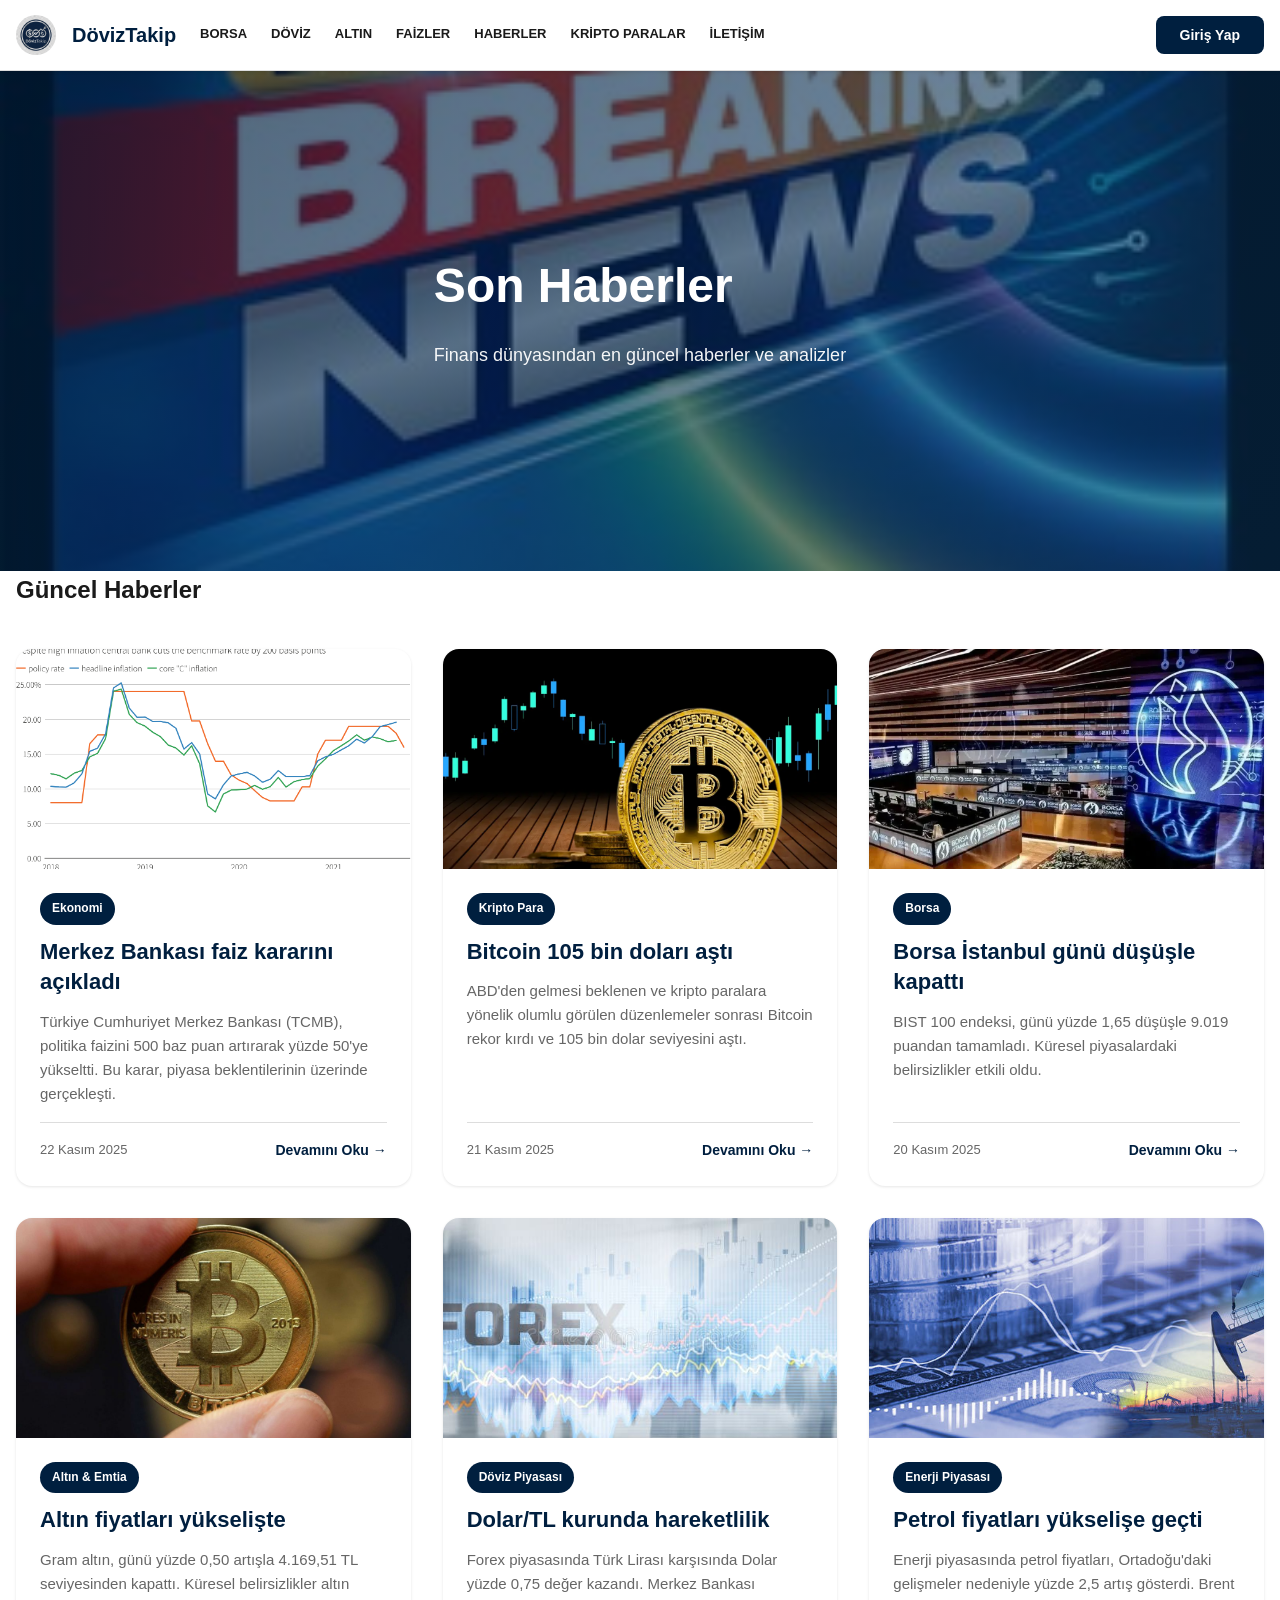
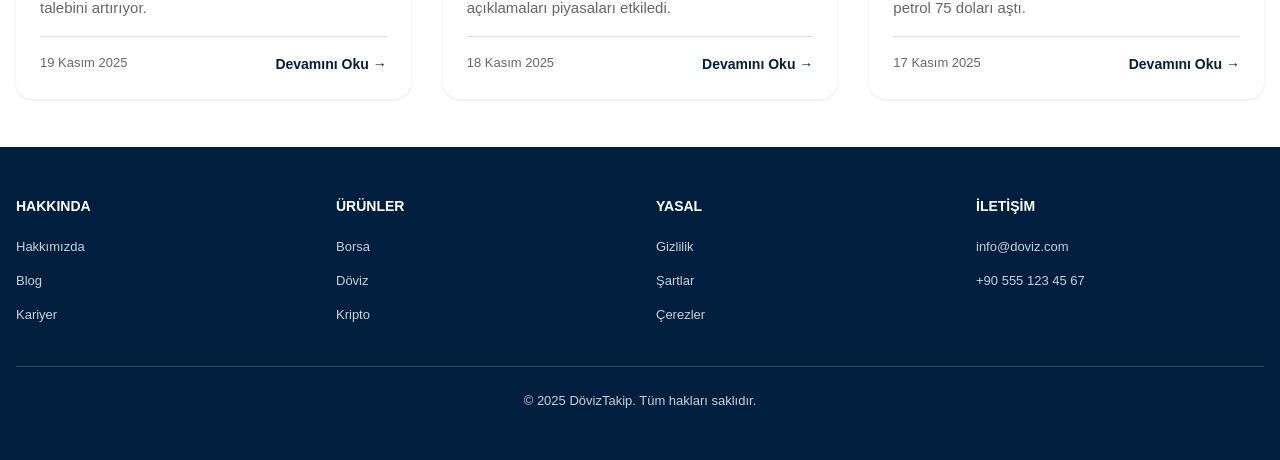
<file: haberler.html>
<!DOCTYPE html>
<html lang="tr">
<head>
    <meta charset="UTF-8">
    <meta name="viewport" content="width=device-width, initial-scale=1.0">
    <title>DövizTakip - Haberler</title>
    <link rel="icon" type="image/png" href="favicon.png">
    <link rel="stylesheet" href="styles.css">
    <style>
        .news-grid {
            display: grid;
            grid-template-columns: repeat(auto-fill, minmax(350px, 1fr));
            gap: 32px;
            margin-top: 40px;
        }

        .news-card {
            background: white;
            border-radius: 16px;
            overflow: hidden;
            box-shadow: var(--shadow-sm);
            transition: var(--transition);
            text-decoration: none;
            color: inherit;
            display: flex;
            flex-direction: column;
        }

        .news-card:hover {
            box-shadow: var(--shadow-lg);
            transform: translateY(-8px);
        }

        .news-card-image {
            width: 100%;
            height: 220px;
            object-fit: cover;
        }

        .news-card-content {
            padding: 24px;
            flex: 1;
            display: flex;
            flex-direction: column;
        }

        .news-card-category {
            display: inline-block;
            background: var(--primary);
            color: white;
            padding: 6px 12px;
            border-radius: 20px;
            font-size: 12px;
            font-weight: 600;
            margin-bottom: 12px;
            align-self: flex-start;
        }

        .news-card-title {
            font-size: 22px;
            font-weight: 700;
            color: var(--primary);
            margin-bottom: 12px;
            line-height: 1.4;
        }

        .news-card-description {
            font-size: 15px;
            color: var(--text-light);
            line-height: 1.6;
            margin-bottom: 16px;
            flex: 1;
        }

        .news-card-footer {
            display: flex;
            justify-content: space-between;
            align-items: center;
            padding-top: 16px;
            border-top: 1px solid var(--border);
        }

        .news-card-date {
            font-size: 13px;
            color: var(--text-light);
        }

        .news-card-read-more {
            color: var(--primary);
            font-weight: 600;
            font-size: 14px;
            display: flex;
            align-items: center;
            gap: 6px;
        }

        .news-card:hover .news-card-read-more {
            gap: 10px;
        }

        @media (max-width: 768px) {
            .news-grid {
                grid-template-columns: 1fr;
                gap: 24px;
            }
        }
    </style>
</head>
<body>
    <!-- Header/Navigation -->
    <header class="header">
        <div class="container">
            <div class="header-content">
                <div class="logo-section">
                    <img src="logo.png" alt="DövizTakip Logo" class="logo">
                    <span class="brand-name">DövizTakip</span>
                </div>

                <nav class="nav-desktop">
                    <a href="index.html" class="nav-link">BORSA</a>
                    <a href="doviz.html" class="nav-link">DÖVİZ</a>
                    <a href="altin.html" class="nav-link">ALTIN</a>
                    <a href="faizler.html" class="nav-link">FAİZLER</a>
                    <a href="haberler.html" class="nav-link active">HABERLER</a>
                    <a href="kripto.html" class="nav-link">KRİPTO PARALAR</a>
                    <a href="iletisim.html" class="nav-link">İLETİŞİM</a>
                </nav>

                <div class="auth-section">
                    <a href="login.html" id="loginBtn" class="btn btn-primary">Giriş Yap</a>
                    <button id="logoutBtn" class="btn btn-outline" style="display: none;">Çıkış</button>
                    <button class="menu-toggle" id="menuToggle"></button>
                </div>
            </div>

            <nav class="nav-mobile" id="mobileNav" style="display: none;">
                <a href="index.html" class="nav-link">BORSA</a>
                <a href="doviz.html" class="nav-link">DÖVİZ</a>
                <a href="altin.html" class="nav-link">ALTIN</a>
                <a href="faizler.html" class="nav-link">FAİZLER</a>
                <a href="haberler.html" class="nav-link">HABERLER</a>
                <a href="kripto.html" class="nav-link">KRİPTO PARALAR</a>
                <a href="iletisim.html" class="nav-link">İLETİŞİM</a>
            </nav>
        </div>
    </header>

    <!-- Hero Banner -->
    <section class="hero">
        <img src="banner-haberler.jpg" alt="Financial Market" class="hero-bg">
        <div class="hero-overlay"></div>
        <div class="container">
            <div class="hero-content">
                <h1>Son Haberler</h1>
                <p>Finans dünyasından en güncel haberler ve analizler</p>
            </div>
        </div>
    </section>

    <!-- News Grid -->
    <section class="section">
        <div class="container">
            <h2 class="section-title">Güncel Haberler</h2>
            
            <div class="news-grid">
                <!-- News 1: TCMB -->
                <a href="news-1.html" class="news-card">
                    <img src="news-1-tcmb.png" alt="TCMB Faiz Kararı" class="news-card-image">
                    <div class="news-card-content">
                        <span class="news-card-category">Ekonomi</span>
                        <h3 class="news-card-title">Merkez Bankası faiz kararını açıkladı</h3>
                        <p class="news-card-description">Türkiye Cumhuriyet Merkez Bankası (TCMB), politika faizini 500 baz puan artırarak yüzde 50'ye yükseltti. Bu karar, piyasa beklentilerinin üzerinde gerçekleşti.</p>
                        <div class="news-card-footer">
                            <span class="news-card-date">22 Kasım 2025</span>
                            <span class="news-card-read-more">Devamını Oku →</span>
                        </div>
                    </div>
                </a>

                <!-- News 2: Bitcoin -->
                <a href="news-2.html" class="news-card">
                    <img src="news-2-bitcoin.jpg" alt="Bitcoin Rekor" class="news-card-image">
                    <div class="news-card-content">
                        <span class="news-card-category">Kripto Para</span>
                        <h3 class="news-card-title">Bitcoin 105 bin doları aştı</h3>
                        <p class="news-card-description">ABD'den gelmesi beklenen ve kripto paralara yönelik olumlu görülen düzenlemeler sonrası Bitcoin rekor kırdı ve 105 bin dolar seviyesini aştı.</p>
                        <div class="news-card-footer">
                            <span class="news-card-date">21 Kasım 2025</span>
                            <span class="news-card-read-more">Devamını Oku →</span>
                        </div>
                    </div>
                </a>

                <!-- News 3: BIST -->
                <a href="news-3.html" class="news-card">
                    <img src="news-3-bist.jpg" alt="Borsa İstanbul" class="news-card-image">
                    <div class="news-card-content">
                        <span class="news-card-category">Borsa</span>
                        <h3 class="news-card-title">Borsa İstanbul günü düşüşle kapattı</h3>
                        <p class="news-card-description">BIST 100 endeksi, günü yüzde 1,65 düşüşle 9.019 puandan tamamladı. Küresel piyasalardaki belirsizlikler etkili oldu.</p>
                        <div class="news-card-footer">
                            <span class="news-card-date">20 Kasım 2025</span>
                            <span class="news-card-read-more">Devamını Oku →</span>
                        </div>
                    </div>
                </a>

                <!-- News 4: Gold -->
                <a href="news-4.html" class="news-card">
                    <img src="news-4-altin.jpg" alt="Altın Fiyatları" class="news-card-image">
                    <div class="news-card-content">
                        <span class="news-card-category">Altın & Emtia</span>
                        <h3 class="news-card-title">Altın fiyatları yükselişte</h3>
                        <p class="news-card-description">Gram altın, günü yüzde 0,50 artışla 4.169,51 TL seviyesinden kapattı. Küresel belirsizlikler altın talebini artırıyor.</p>
                        <div class="news-card-footer">
                            <span class="news-card-date">19 Kasım 2025</span>
                            <span class="news-card-read-more">Devamını Oku →</span>
                        </div>
                    </div>
                </a>

                <!-- News 5: Forex -->
                <a href="news-5.html" class="news-card">
                    <img src="news-5-forex.jpg" alt="Dolar/TL Kurunda Hareketlilik" class="news-card-image">
                    <div class="news-card-content">
                        <span class="news-card-category">Döviz Piyasası</span>
                        <h3 class="news-card-title">Dolar/TL kurunda hareketlilik</h3>
                        <p class="news-card-description">Forex piyasasında Türk Lirası karşısında Dolar yüzde 0,75 değer kazandı. Merkez Bankası açıklamaları piyasaları etkiledi.</p>
                        <div class="news-card-footer">
                            <span class="news-card-date">18 Kasım 2025</span>
                            <span class="news-card-read-more">Devamını Oku →</span>
                        </div>
                    </div>
                </a>

                <!-- News 6: Energy -->
                <a href="news-6.html" class="news-card">
                    <img src="news-6-energy.jpg" alt="Petrol Fiyatları Yükselişe Geçti" class="news-card-image">
                    <div class="news-card-content">
                        <span class="news-card-category">Enerji Piyasası</span>
                        <h3 class="news-card-title">Petrol fiyatları yükselişe geçti</h3>
                        <p class="news-card-description">Enerji piyasasında petrol fiyatları, Ortadoğu'daki gelişmeler nedeniyle yüzde 2,5 artış gösterdi. Brent petrol 75 doları aştı.</p>
                        <div class="news-card-footer">
                            <span class="news-card-date">17 Kasım 2025</span>
                            <span class="news-card-read-more">Devamını Oku →</span>
                        </div>
                    </div>
                </a>
            </div>
        </div>
    </section>

    <!-- Footer -->
    <footer class="footer">
        <div class="container">
            <div class="footer-grid">
                <div class="footer-column">
                    <h4>Hakkında</h4>
                    <ul>
                        <li><a href="#">Hakkımızda</a></li>
                        <li><a href="#">Blog</a></li>
                        <li><a href="#">Kariyer</a></li>
                    </ul>
                </div>
                <div class="footer-column">
                    <h4>Ürünler</h4>
                    <ul>
                        <li><a href="index.html">Borsa</a></li>
                        <li><a href="doviz.html">Döviz</a></li>
                        <li><a href="kripto.html">Kripto</a></li>
                    </ul>
                </div>
                <div class="footer-column">
                    <h4>Yasal</h4>
                    <ul>
                        <li><a href="#">Gizlilik</a></li>
                        <li><a href="#">Şartlar</a></li>
                        <li><a href="#">Çerezler</a></li>
                    </ul>
                </div>
                <div class="footer-column">
                    <h4>İletişim</h4>
                    <ul>
                        <li><a href="mailto:info@doviz.com">info@doviz.com</a></li>
                        <li><a href="tel:+905551234567">+90 555 123 45 67</a></li>
                    </ul>
                </div>
            </div>
            <div class="footer-bottom">
                <p>&copy; 2025 DövizTakip. Tüm hakları saklıdır.</p>
            </div>
        </div>
    </footer>

    <script src="pages.js"></script>
</body>
</html>
</file>
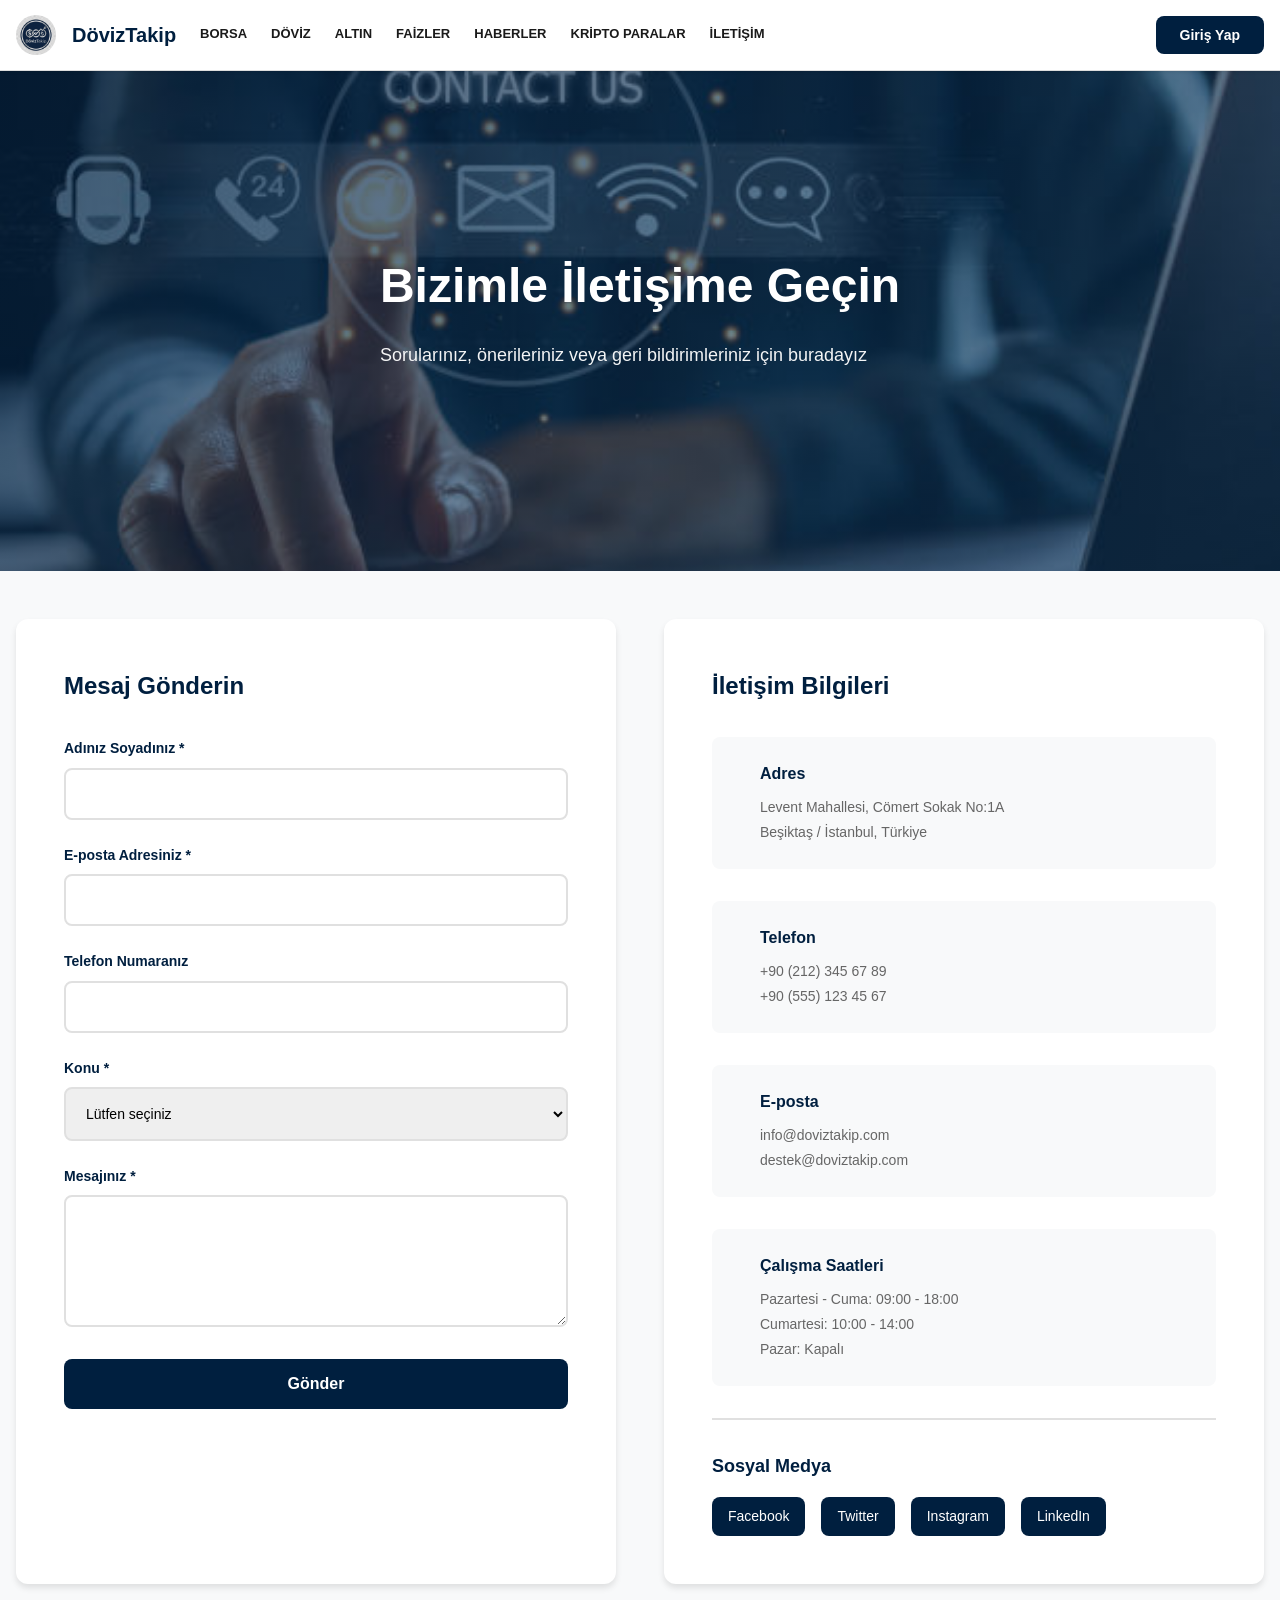
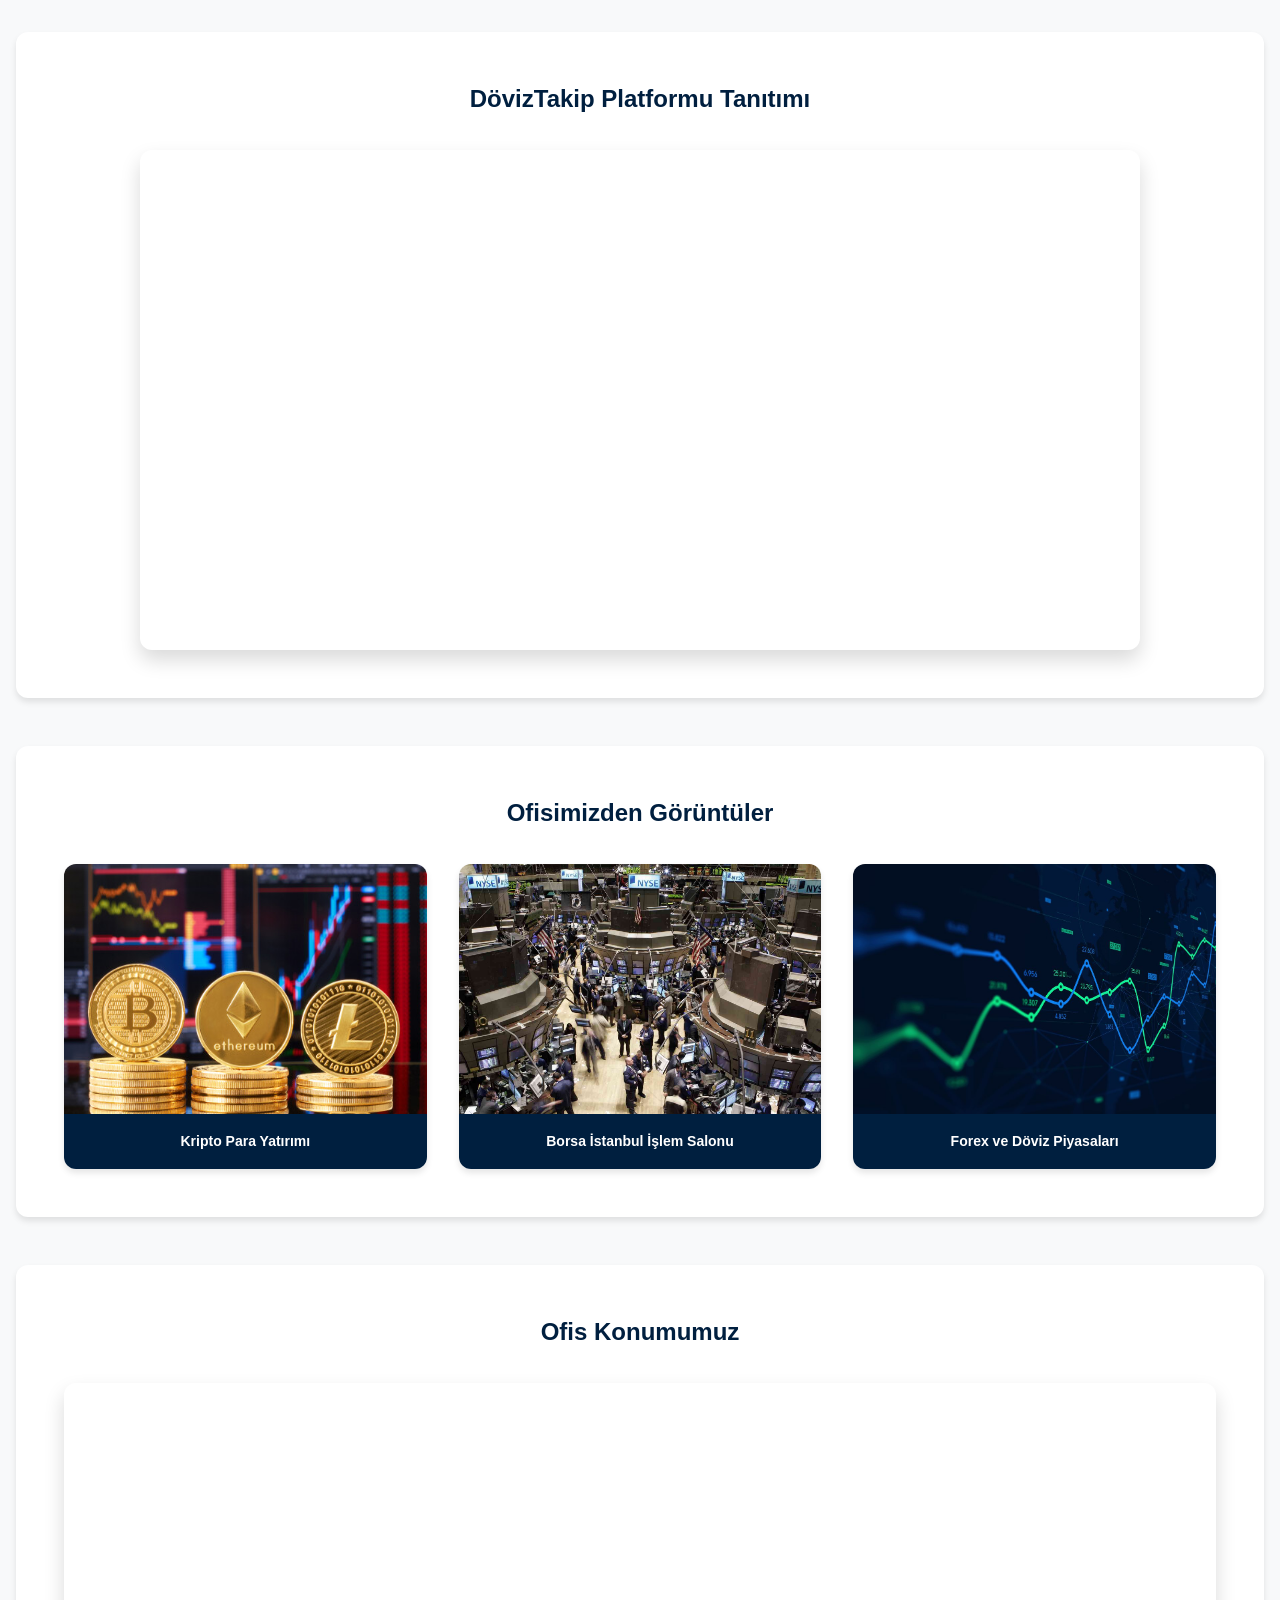
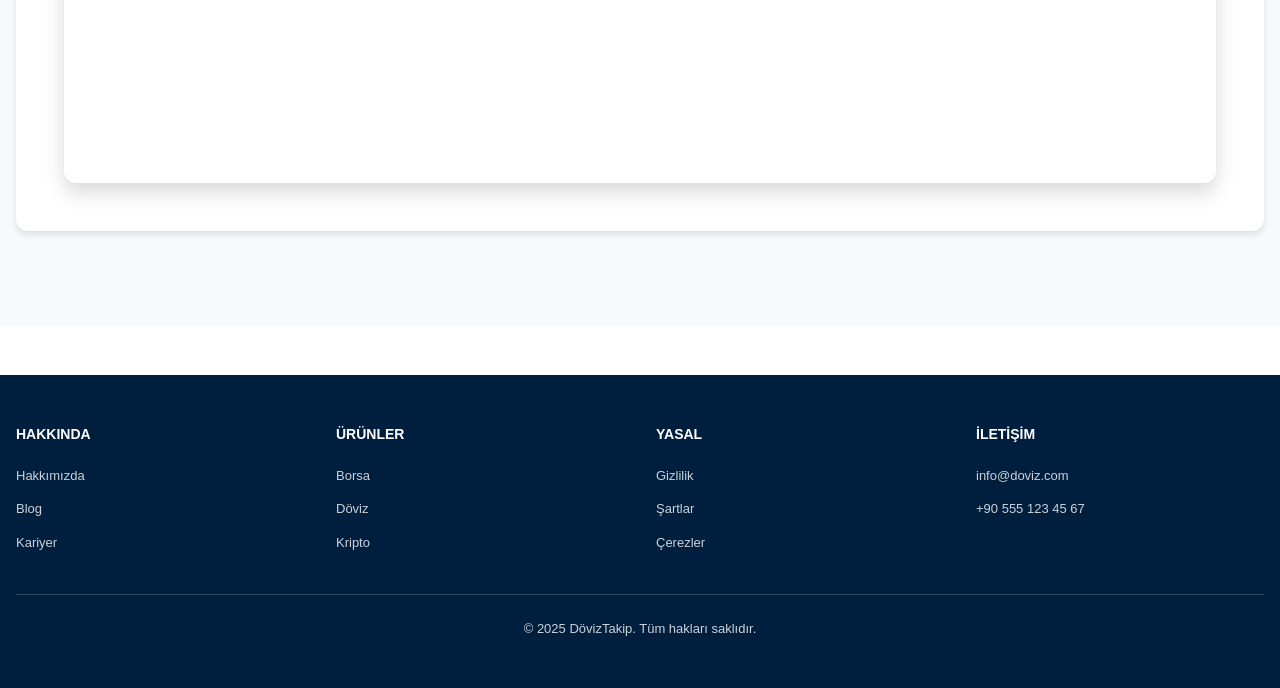
<file: iletisim.html>
<!DOCTYPE html>
<html lang="tr">
<head>
    <meta charset="UTF-8">
    <meta name="viewport" content="width=device-width, initial-scale=1.0">
    <title>DövizTakip - İletişim</title>
    <link rel="icon" type="image/png" href="favicon.png">
    <link rel="stylesheet" href="styles.css">
</head>
<body>
    <!-- Header/Navigation -->
    <header class="header">
        <div class="container">
            <div class="header-content">
                <div class="logo-section">
                    <img src="logo.png" alt="DövizTakip Logo" class="logo">
                    <span class="brand-name">DövizTakip</span>
                </div>

                <nav class="nav-desktop">
                    <a href="index.html" class="nav-link">BORSA</a>
                    <a href="doviz.html" class="nav-link">DÖVİZ</a>
                    <a href="altin.html" class="nav-link">ALTIN</a>
                    <a href="faizler.html" class="nav-link">FAİZLER</a>
                    <a href="haberler.html" class="nav-link">HABERLER</a>
                    <a href="kripto.html" class="nav-link">KRİPTO PARALAR</a>
                    <a href="iletisim.html" class="nav-link active">İLETİŞİM</a>
                </nav>


                <div class="auth-section">
                    <a href="login.html" id="loginBtn" class="btn btn-primary">Giriş Yap</a>
                    <button id="logoutBtn" class="btn btn-outline" style="display: none;">Çıkış</button>
                    <button class="menu-toggle" id="menuToggle"></button>
                </div>
            </div>

            <nav class="nav-mobile" id="mobileNav" style="display: none;">
                <a href="index.html" class="nav-link">BORSA</a>
                <a href="doviz.html" class="nav-link">DÖVİZ</a>
                <a href="altin.html" class="nav-link">ALTIN</a>
                <a href="faizler.html" class="nav-link">FAİZLER</a>
                <a href="haberler.html" class="nav-link">HABERLER</a>
                <a href="kripto.html" class="nav-link">KRİPTO PARALAR</a>
                <a href="iletisim.html" class="nav-link">İLETİŞİM</a>
            </nav>
        </div>
    </header>

    <!-- Hero Banner -->
    <section class="hero">
        <img src="banner-iletisim.jpg" alt="Financial Market" class="hero-bg">
        <div class="hero-overlay"></div>
        <div class="container">
            <div class="hero-content">
                <h1>Bizimle İletişime Geçin</h1>
                <p>Sorularınız, önerileriniz veya geri bildirimleriniz için buradayız</p>
            </div>
        </div>
    </section>

    <!-- Contact Section -->
    <section class="contact-section">
        <div class="container">
            <div class="contact-grid">
                <!-- Contact Form -->
                <div class="contact-form-container">
                    <h2>Mesaj Gönderin</h2>
                    <form class="contact-form" id="contactForm">
                        <div class="form-group">
                            <label for="name">Adınız Soyadınız *</label>
                            <input type="text" id="name" name="name" required class="form-input">
                        </div>

                        <div class="form-group">
                            <label for="email">E-posta Adresiniz *</label>
                            <input type="email" id="email" name="email" required class="form-input">
                        </div>

                        <div class="form-group">
                            <label for="phone">Telefon Numaranız</label>
                            <input type="tel" id="phone" name="phone" class="form-input">
                        </div>

                        <div class="form-group">
                            <label for="subject">Konu *</label>
                            <select id="subject" name="subject" required class="form-input">
                                <option value="">Lütfen seçiniz</option>
                                <option value="genel">Genel Bilgi</option>
                                <option value="destek">Teknik Destek</option>
                                <option value="oneri">Öneri</option>
                                <option value="sikayet">Şikayet</option>
                                <option value="is-birligi">İş Birliği</option>
                            </select>
                        </div>

                        <div class="form-group">
                            <label for="message">Mesajınız *</label>
                            <textarea id="message" name="message" rows="6" required class="form-input"></textarea>
                        </div>

                        <button type="submit" class="btn btn-primary btn-full">Gönder</button>
                    </form>
                </div>

                <!-- Contact Info -->
                <div class="contact-info-container">
                    <h2>İletişim Bilgileri</h2>

                    <div class="contact-info-card">
                        <div class="contact-info-icon"></div>
                        <div class="contact-info-content">
                            <h3>Adres</h3>
                            <p>Levent Mahallesi, Cömert Sokak No:1A<br>Beşiktaş / İstanbul, Türkiye</p>
                        </div>
                    </div>

                    <div class="contact-info-card">
                        <div class="contact-info-icon"></div>
                        <div class="contact-info-content">
                            <h3>Telefon</h3>
                            <p>+90 (212) 345 67 89<br>+90 (555) 123 45 67</p>
                        </div>
                    </div>

                    <div class="contact-info-card">
                        <div class="contact-info-icon"></div>
                        <div class="contact-info-content">
                            <h3>E-posta</h3>
                            <p>info@doviztakip.com<br>destek@doviztakip.com</p>
                        </div>
                    </div>

                    <div class="contact-info-card">
                        <div class="contact-info-icon"></div>
                        <div class="contact-info-content">
                            <h3>Çalışma Saatleri</h3>
                            <p>Pazartesi - Cuma: 09:00 - 18:00<br>Cumartesi: 10:00 - 14:00<br>Pazar: Kapalı</p>
                        </div>
                    </div>

                    <!-- Social Media -->
                    <div class="social-media">
                        <h3>Sosyal Medya</h3>
                        <div class="social-links">
                            <a href="#" class="social-link"> Facebook</a>
                            <a href="#" class="social-link"> Twitter</a>
                            <a href="#" class="social-link"> Instagram</a>
                            <a href="#" class="social-link"> LinkedIn</a>
                        </div>
                    </div>
                </div>
            </div>

            <!-- Video Section -->
            <div class="video-section">
                <h2>DövizTakip Platformu Tanıtımı</h2>
                <div class="video-container">
                    <iframe 
                        width="100%" 
                        height="500" 
                        src="https://www.youtube.com/embed/l2MdaHJiDQE" 
                        title="Borsa ve Döviz Piyasaları" 
                        frameborder="0" 
                        allow="accelerometer; autoplay; clipboard-write; encrypted-media; gyroscope; picture-in-picture" 
                        allowfullscreen>
                    </iframe>
                </div>
            </div>

            <!-- Image Gallery -->
            <div class="image-gallery-section">
                <h2>Ofisimizden Görüntüler</h2>
                <div class="image-gallery">
                    <div class="gallery-item">
                        <img src="crypto-coins.jpg" alt="Cryptocurrency">
                        <p>Kripto Para Yatırımı</p>
                    </div>
                    <div class="gallery-item">
                        <img src="trading-floor.jpg" alt="Trading Floor">
                        <p>Borsa İstanbul İşlem Salonu</p>
                    </div>
                    <div class="gallery-item">
                        <img src="forex-trading.jpg" alt="Forex Trading">
                        <p>Forex ve Döviz Piyasaları</p>
                    </div>
                </div>
            </div>

            <!-- Map Section -->
            <div class="map-section">
                <h2>Ofis Konumumuz</h2>
                <div class="map-container">
                    <iframe 
                        src="https://www.google.com/maps/embed?pb=!1m18!1m12!1m3!1d3008.6919739882!2d29.007893315444!3d41.078686679292!2m3!1f0!2f0!3f0!3m2!1i1024!2i768!4f13.1!3m3!1m2!1s0x14cab7650656bd63%3A0x8ca058b28c20b6c3!2zTGV2ZW50LCBCZcWfaWt0YcWfL8Swc3RhbmJ1bA!5e0!3m2!1str!2str!4v1234567890123" 
                        width="100%" 
                        height="400" 
                        style="border:0;" 
                        allowfullscreen="" 
                        loading="lazy">
                    </iframe>
                </div>
            </div>
        </div>
    </section>

    <!-- Footer -->
    <footer class="footer">
        <div class="container">
            <div class="footer-grid">
                <div class="footer-column">
                    <h4>Hakkında</h4>
                    <ul>
                        <li><a href="#">Hakkımızda</a></li>
                        <li><a href="#">Blog</a></li>
                        <li><a href="#">Kariyer</a></li>
                    </ul>
                </div>
                <div class="footer-column">
                    <h4>Ürünler</h4>
                    <ul>
                        <li><a href="index.html">Borsa</a></li>
                        <li><a href="doviz.html">Döviz</a></li>
                        <li><a href="kripto.html">Kripto</a></li>
                    </ul>
                </div>
                <div class="footer-column">
                    <h4>Yasal</h4>
                    <ul>
                        <li><a href="#">Gizlilik</a></li>
                        <li><a href="#">Şartlar</a></li>
                        <li><a href="#">Çerezler</a></li>
                    </ul>
                </div>
                <div class="footer-column">
                    <h4>İletişim</h4>
                    <ul>
                        <li><a href="mailto:info@doviz.com">info@doviz.com</a></li>
                        <li><a href="tel:+905551234567">+90 555 123 45 67</a></li>
                    </ul>
                </div>
            </div>
            <div class="footer-bottom">
                <p>&copy; 2025 DövizTakip. Tüm hakları saklıdır.</p>
            </div>
        </div>
    </footer>

    <!-- Tooltip -->
    <div class="tooltip" id="tooltip"></div>

    <script src="pages.js"></script>
    <script>
        // Contact Form Submission
        document.getElementById('contactForm').addEventListener('submit', function(e) {
            e.preventDefault();
            alert('Mesajınız başarıyla gönderildi! En kısa sürede size dönüş yapacağız.');
            this.reset();
        });
    </script>
</body>
</html>
</file>
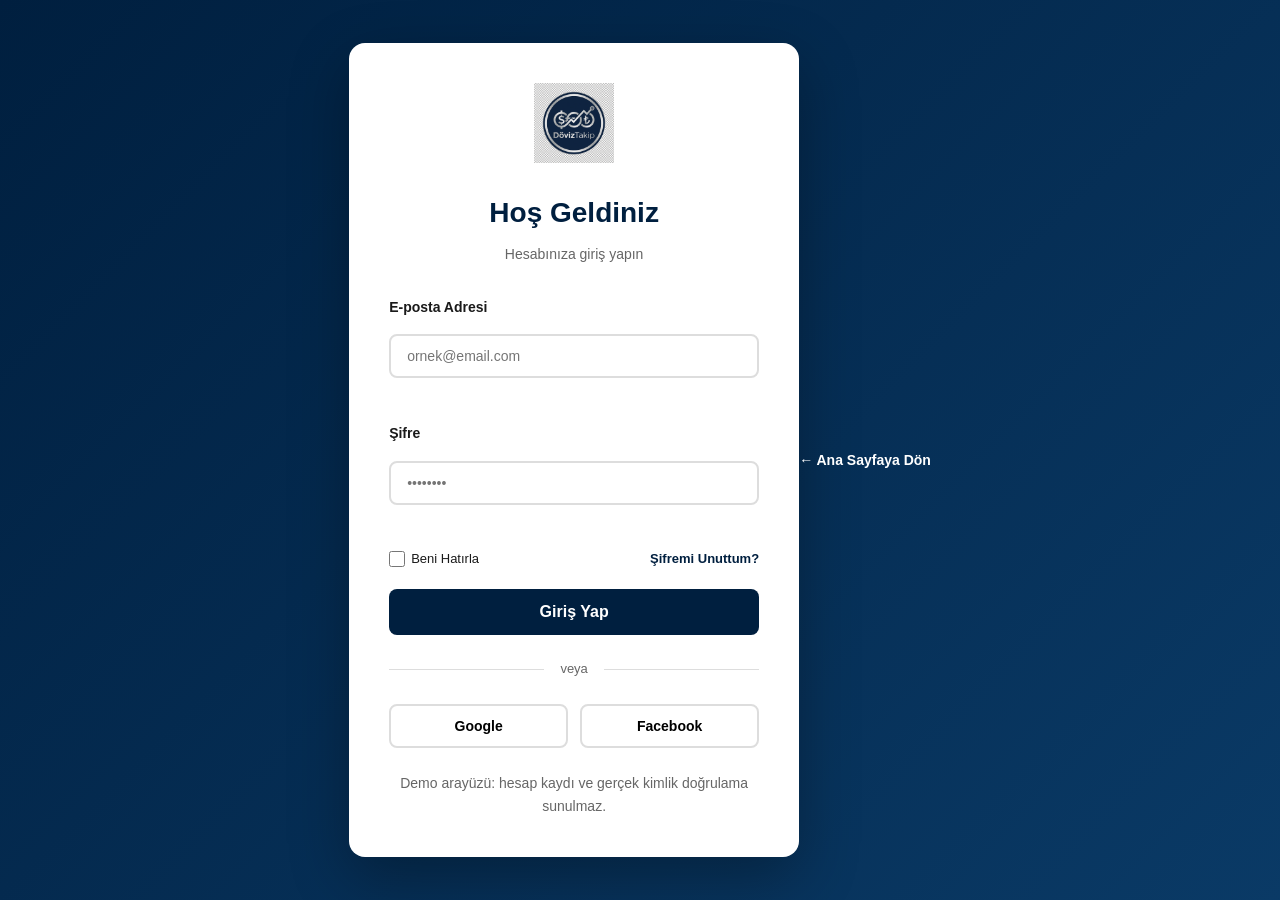
<file: login.html>
<!DOCTYPE html>
<html lang="tr">
<head>
    <meta charset="UTF-8">
    <meta name="viewport" content="width=device-width, initial-scale=1.0">
    <title>DövizTakip - Giriş Yap</title>
    <link rel="icon" type="image/png" href="favicon.png">
    <link rel="stylesheet" href="styles.css">
    <style>
        .login-container {
            min-height: 100vh;
            display: flex;
            align-items: center;
            justify-content: center;
            background: linear-gradient(135deg, #001F3F 0%, #0A3A66 100%);
            padding: 20px;
        }

        .login-box {
            background: white;
            border-radius: 16px;
            box-shadow: 0 20px 60px rgba(0, 0, 0, 0.3);
            width: 100%;
            max-width: 450px;
            padding: 40px;
            animation: slideUp 0.5s ease;
        }

        @keyframes slideUp {
            from {
                opacity: 0;
                transform: translateY(30px);
            }
            to {
                opacity: 1;
                transform: translateY(0);
            }
        }

        .login-header {
            text-align: center;
            margin-bottom: 30px;
        }

        .login-logo {
            width: 80px;
            height: 80px;
            margin: 0 auto 20px;
        }

        .login-header h1 {
            font-size: 28px;
            color: var(--primary);
            margin-bottom: 8px;
        }

        .login-header p {
            color: var(--text-light);
            font-size: 14px;
        }

        .login-form {
            display: flex;
            flex-direction: column;
            gap: 20px;
        }

        .form-group {
            display: flex;
            flex-direction: column;
            gap: 8px;
        }

        .form-group label {
            font-size: 14px;
            font-weight: 600;
            color: var(--text-dark);
        }

        .form-group input {
            padding: 12px 16px;
            border: 2px solid var(--border);
            border-radius: 8px;
            font-size: 14px;
            transition: all 0.3s ease;
        }

        .form-group input:focus {
            outline: none;
            border-color: var(--primary);
            box-shadow: 0 0 0 3px rgba(0, 31, 63, 0.1);
        }

        .form-options {
            display: flex;
            justify-content: space-between;
            align-items: center;
            font-size: 13px;
        }

        .remember-me {
            display: flex;
            align-items: center;
            gap: 6px;
        }

        .remember-me input[type="checkbox"] {
            width: 16px;
            height: 16px;
            cursor: pointer;
        }

        .forgot-password {
            color: var(--primary);
            text-decoration: none;
            font-weight: 600;
        }

        .forgot-password:hover {
            text-decoration: underline;
        }

        .login-btn {
            padding: 14px;
            background: var(--primary);
            color: white;
            border: none;
            border-radius: 8px;
            font-size: 16px;
            font-weight: 600;
            cursor: pointer;
            transition: all 0.3s ease;
        }

        .login-btn:hover {
            background: var(--primary-light);
            box-shadow: 0 4px 12px rgba(0, 31, 63, 0.3);
        }

        .divider {
            display: flex;
            align-items: center;
            gap: 16px;
            margin: 24px 0;
        }

        .divider::before,
        .divider::after {
            content: '';
            flex: 1;
            height: 1px;
            background: var(--border);
        }

        .divider span {
            color: var(--text-light);
            font-size: 13px;
        }

        .social-login {
            display: flex;
            gap: 12px;
        }

        .social-btn {
            flex: 1;
            padding: 12px;
            border: 2px solid var(--border);
            border-radius: 8px;
            background: white;
            font-size: 14px;
            font-weight: 600;
            cursor: pointer;
            transition: all 0.3s ease;
            display: flex;
            align-items: center;
            justify-content: center;
            gap: 8px;
        }

        .social-btn:hover {
            border-color: var(--primary);
            background: var(--bg-light);
        }

        .signup-link {
            text-align: center;
            margin-top: 24px;
            font-size: 14px;
            color: var(--text-light);
        }

        .signup-link a {
            color: var(--primary);
            text-decoration: none;
            font-weight: 600;
        }

        .signup-link a:hover {
            text-decoration: underline;
        }

        .back-home {
            text-align: center;
            margin-top: 20px;
        }

        .back-home a {
            color: white;
            text-decoration: none;
            font-size: 14px;
            font-weight: 600;
            display: inline-flex;
            align-items: center;
            gap: 6px;
        }

        .back-home a:hover {
            text-decoration: underline;
        }

        .error-message {
            background: #fee;
            border: 1px solid #fcc;
            color: #c33;
            padding: 12px;
            border-radius: 8px;
            font-size: 14px;
            display: none;
        }

        .success-message {
            background: #efe;
            border: 1px solid #cfc;
            color: #3c3;
            padding: 12px;
            border-radius: 8px;
            font-size: 14px;
            display: none;
        }
    </style>
</head>
<body>
    <div class="login-container">
        <div class="login-box">
            <div class="login-header">
                <img src="logo.png" alt="DövizTakip Logo" class="login-logo">
                <h1>Hoş Geldiniz</h1>
                <p>Hesabınıza giriş yapın</p>
            </div>

            <div class="error-message" id="errorMessage"></div>
            <div class="success-message" id="successMessage"></div>

            <form class="login-form" id="loginForm">
                <div class="form-group">
                    <label for="email">E-posta Adresi</label>
                    <input type="email" id="email" name="email" placeholder="ornek@email.com" required>
                </div>

                <div class="form-group">
                    <label for="password">Şifre</label>
                    <input type="password" id="password" name="password" placeholder="••••••••" required>
                </div>

                <div class="form-options">
                    <label class="remember-me">
                        <input type="checkbox" id="remember" name="remember">
                        <span>Beni Hatırla</span>
                    </label>
                    <a href="#" class="forgot-password">Şifremi Unuttum?</a>
                </div>

                <button type="submit" class="login-btn">Giriş Yap</button>
            </form>

            <div class="divider">
                <span>veya</span>
            </div>

            <div class="social-login">
                <button class="social-btn" onclick="loginWithGoogle()">
                    Google
                </button>
                <button class="social-btn" onclick="loginWithFacebook()">
                    Facebook
                </button>
            </div>

            <div class="signup-link">
                Demo arayüzü: hesap kaydı ve gerçek kimlik doğrulama sunulmaz.
            </div>
        </div>

        <div class="back-home">
            <a href="index.html">← Ana Sayfaya Dön</a>
        </div>
    </div>

    <script>
        // Login Form Handler
        document.getElementById('loginForm').addEventListener('submit', function(e) {
            e.preventDefault();
            
            const email = document.getElementById('email').value;
            const password = document.getElementById('password').value;
            const remember = document.getElementById('remember').checked;
            
            // Hide previous messages
            document.getElementById('errorMessage').style.display = 'none';
            document.getElementById('successMessage').style.display = 'none';
            
            // Simulate login (replace with actual API call)
            if (email && password) {
                // Show success message
                const successMsg = document.getElementById('successMessage');
                successMsg.textContent = 'Giriş başarılı! Yönlendiriliyorsunuz...';
                successMsg.style.display = 'block';
                
                // Store login state
                if (remember) {
                    localStorage.setItem('userEmail', email);
                    localStorage.setItem('isLoggedIn', 'true');
                } else {
                    sessionStorage.setItem('userEmail', email);
                    sessionStorage.setItem('isLoggedIn', 'true');
                }
                
                // Redirect to home page after 1.5 seconds
                setTimeout(() => {
                    window.location.href = 'index.html';
                }, 1500);
            } else {
                // Show error message
                const errorMsg = document.getElementById('errorMessage');
                errorMsg.textContent = 'Lütfen tüm alanları doldurun.';
                errorMsg.style.display = 'block';
            }
        });
        
        // Social Login Functions
        function loginWithGoogle() {
            alert('Google ile giriş özelliği yakında eklenecek!');
        }
        
        function loginWithFacebook() {
            alert('Facebook ile giriş özelliği yakında eklenecek!');
        }
        
        // Check if already logged in
        if (localStorage.getItem('isLoggedIn') === 'true' || sessionStorage.getItem('isLoggedIn') === 'true') {
            const successMsg = document.getElementById('successMessage');
            successMsg.textContent = 'Zaten giriş yapmışsınız. Ana sayfaya yönlendiriliyorsunuz...';
            successMsg.style.display = 'block';
            
            setTimeout(() => {
                window.location.href = 'index.html';
            }, 1500);
        }
    </script>
</body>
</html>
</file>
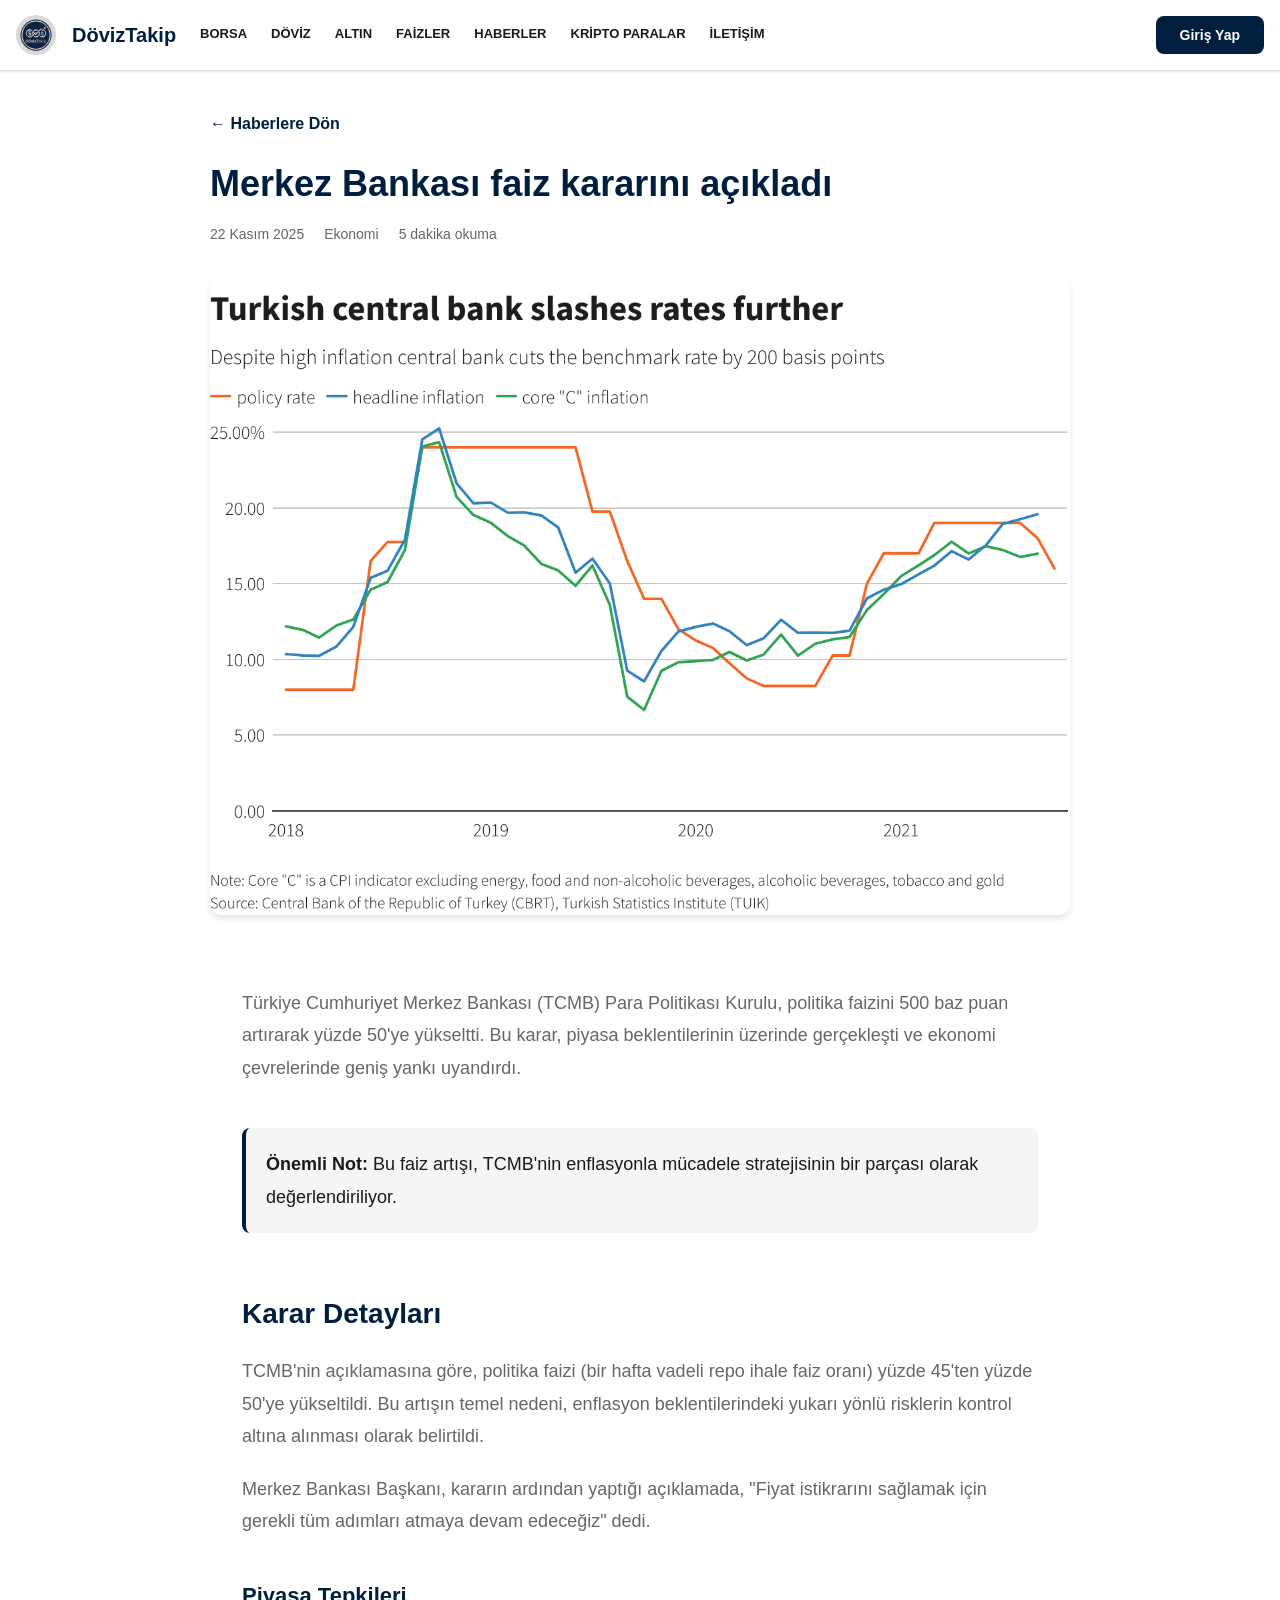
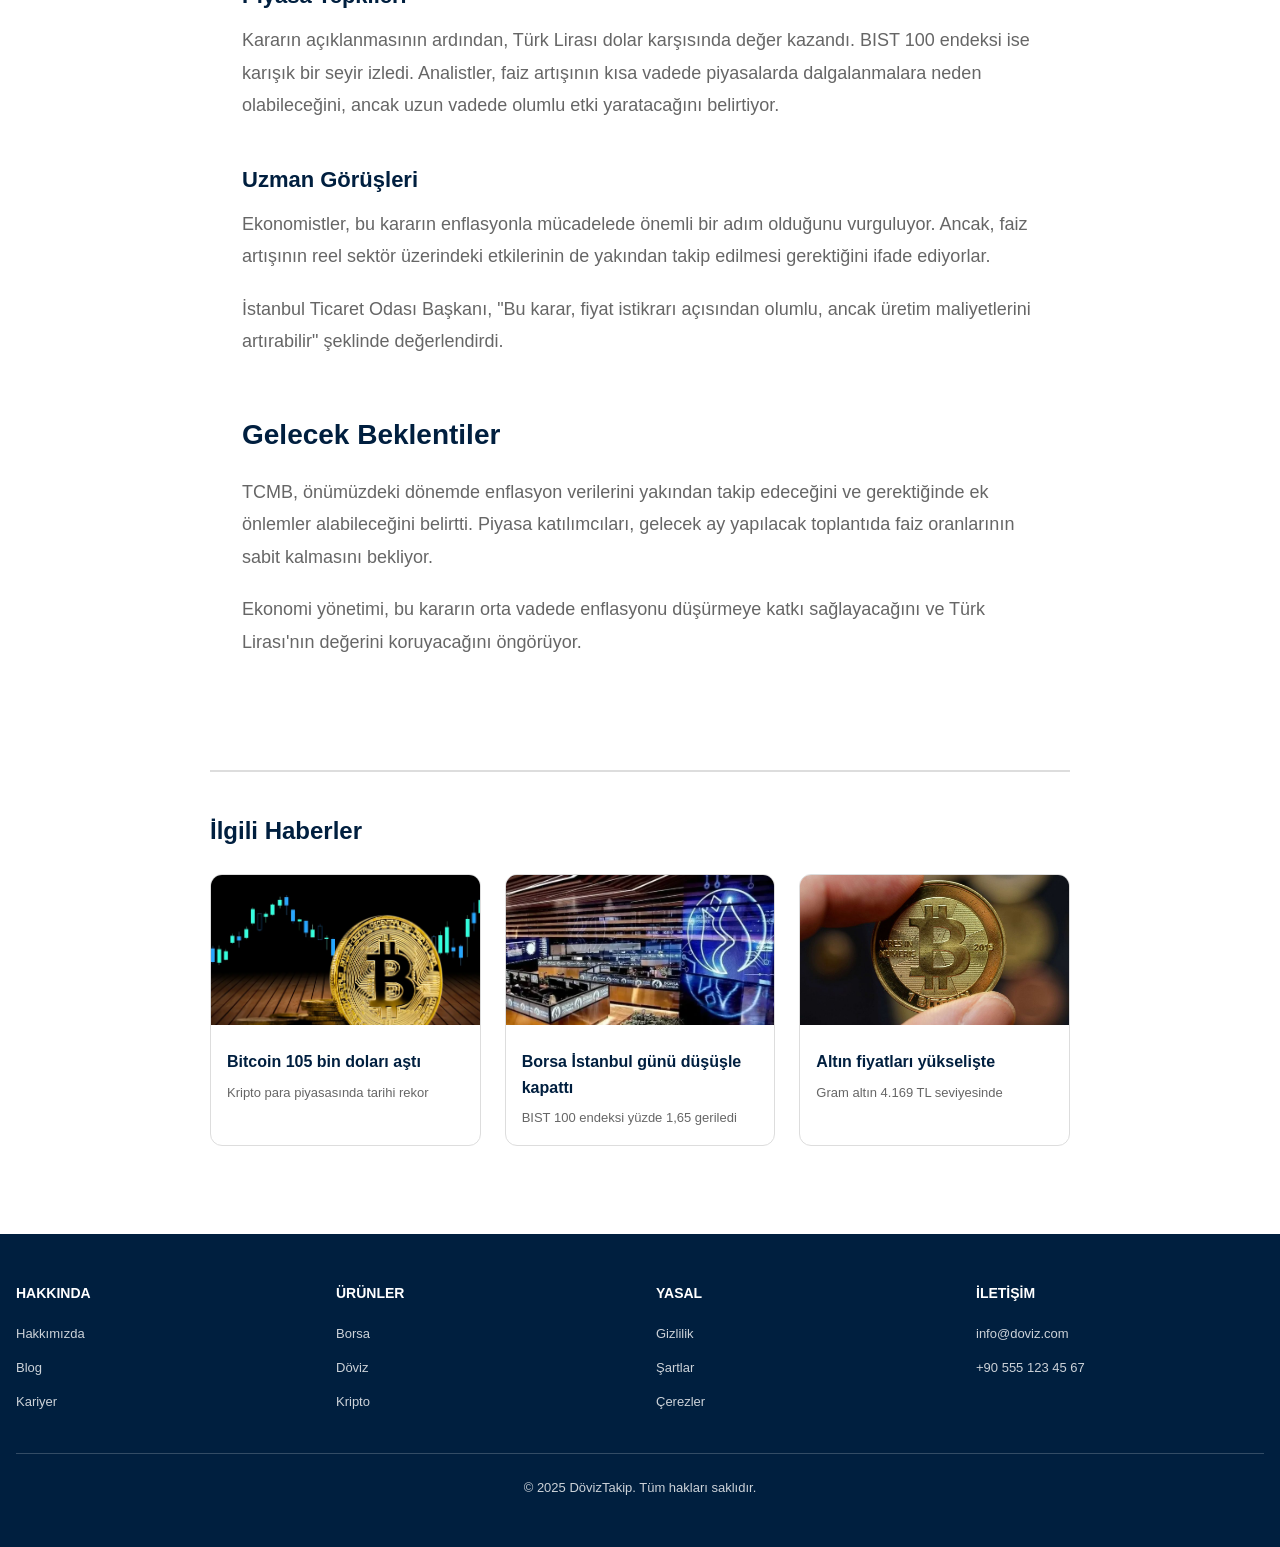
<file: news-1.html>
<!DOCTYPE html>
<html lang="tr">
<head>
    <meta charset="UTF-8">
    <meta name="viewport" content="width=device-width, initial-scale=1.0">
    <title>Merkez Bankası faiz kararını açıkladı - DövizTakip</title>
    <link rel="icon" type="image/png" href="favicon.png">
    <link rel="stylesheet" href="styles.css">
    <style>
        .news-detail-container {
            max-width: 900px;
            margin: 0 auto;
            padding: 40px 20px;
        }

        .news-detail-header {
            margin-bottom: 30px;
        }

        .news-detail-header h1 {
            font-size: 36px;
            color: var(--primary);
            margin-bottom: 16px;
            line-height: 1.3;
        }

        .news-meta {
            display: flex;
            gap: 20px;
            color: var(--text-light);
            font-size: 14px;
            margin-bottom: 24px;
        }

        .news-meta-item {
            display: flex;
            align-items: center;
            gap: 6px;
        }

        .news-featured-image {
            width: 100%;
            height: auto;
            border-radius: 12px;
            margin-bottom: 32px;
            box-shadow: var(--shadow-md);
        }

        .news-content {
            font-size: 18px;
            line-height: 1.8;
            color: var(--text-dark);
        }

        .news-content p {
            margin-bottom: 20px;
        }

        .news-content h2 {
            font-size: 28px;
            color: var(--primary);
            margin: 32px 0 16px;
        }

        .news-content h3 {
            font-size: 22px;
            color: var(--primary);
            margin: 24px 0 12px;
        }

        .news-highlight {
            background: var(--bg-light);
            border-left: 4px solid var(--primary);
            padding: 20px;
            margin: 24px 0;
            border-radius: 8px;
        }

        .back-button {
            display: inline-flex;
            align-items: center;
            gap: 8px;
            color: var(--primary);
            text-decoration: none;
            font-weight: 600;
            margin-bottom: 24px;
            transition: var(--transition);
        }

        .back-button:hover {
            gap: 12px;
        }

        .related-news {
            margin-top: 60px;
            padding-top: 40px;
            border-top: 2px solid var(--border);
        }

        .related-news h3 {
            font-size: 24px;
            color: var(--primary);
            margin-bottom: 24px;
        }

        .related-news-grid {
            display: grid;
            grid-template-columns: repeat(auto-fit, minmax(250px, 1fr));
            gap: 24px;
        }

        .related-news-card {
            background: white;
            border: 1px solid var(--border);
            border-radius: 12px;
            overflow: hidden;
            transition: var(--transition);
            text-decoration: none;
            color: inherit;
        }

        .related-news-card:hover {
            box-shadow: var(--shadow-md);
            transform: translateY(-4px);
        }

        .related-news-card img {
            width: 100%;
            height: 150px;
            object-fit: cover;
        }

        .related-news-card-content {
            padding: 16px;
        }

        .related-news-card h4 {
            font-size: 16px;
            color: var(--primary);
            margin-bottom: 8px;
        }

        .related-news-card p {
            font-size: 13px;
            color: var(--text-light);
        }
    </style>
</head>
<body>
    <!-- Header/Navigation -->
    <header class="header">
        <div class="container">
            <div class="header-content">
                <div class="logo-section">
                    <img src="logo.png" alt="DövizTakip Logo" class="logo">
                    <span class="brand-name">DövizTakip</span>
                </div>

                <nav class="nav-desktop">
                    <a href="index.html" class="nav-link">BORSA</a>
                    <a href="doviz.html" class="nav-link">DÖVİZ</a>
                    <a href="altin.html" class="nav-link">ALTIN</a>
                    <a href="faizler.html" class="nav-link">FAİZLER</a>
                    <a href="haberler.html" class="nav-link active">HABERLER</a>
                    <a href="kripto.html" class="nav-link">KRİPTO PARALAR</a>
                    <a href="iletisim.html" class="nav-link">İLETİŞİM</a>
                </nav>

                <div class="auth-section">
                    <a href="login.html" id="loginBtn" class="btn btn-primary">Giriş Yap</a>
                    <button id="logoutBtn" class="btn btn-outline" style="display: none;">Çıkış</button>
                    <button class="menu-toggle" id="menuToggle"></button>
                </div>
            </div>

            <nav class="nav-mobile" id="mobileNav" style="display: none;">
                <a href="index.html" class="nav-link">BORSA</a>
                <a href="doviz.html" class="nav-link">DÖVİZ</a>
                <a href="altin.html" class="nav-link">ALTIN</a>
                <a href="faizler.html" class="nav-link">FAİZLER</a>
                <a href="haberler.html" class="nav-link">HABERLER</a>
                <a href="kripto.html" class="nav-link">KRİPTO PARALAR</a>
                <a href="iletisim.html" class="nav-link">İLETİŞİM</a>
            </nav>
        </div>
    </header>

    <!-- News Detail Content -->
    <div class="news-detail-container">
        <a href="haberler.html" class="back-button">← Haberlere Dön</a>

        <article class="news-detail-header">
            <h1>Merkez Bankası faiz kararını açıkladı</h1>
            <div class="news-meta">
                <span class="news-meta-item">22 Kasım 2025</span>
                <span class="news-meta-item">Ekonomi</span>
                <span class="news-meta-item">5 dakika okuma</span>
            </div>
        </article>

        <img src="news-1-tcmb.png" alt="TCMB Faiz Kararı" class="news-featured-image">

        <div class="news-content">
            <p>Türkiye Cumhuriyet Merkez Bankası (TCMB) Para Politikası Kurulu, politika faizini 500 baz puan artırarak yüzde 50'ye yükseltti. Bu karar, piyasa beklentilerinin üzerinde gerçekleşti ve ekonomi çevrelerinde geniş yankı uyandırdı.</p>

            <div class="news-highlight">
                <strong>Önemli Not:</strong> Bu faiz artışı, TCMB'nin enflasyonla mücadele stratejisinin bir parçası olarak değerlendiriliyor.
            </div>

            <h2>Karar Detayları</h2>
            <p>TCMB'nin açıklamasına göre, politika faizi (bir hafta vadeli repo ihale faiz oranı) yüzde 45'ten yüzde 50'ye yükseltildi. Bu artışın temel nedeni, enflasyon beklentilerindeki yukarı yönlü risklerin kontrol altına alınması olarak belirtildi.</p>

            <p>Merkez Bankası Başkanı, kararın ardından yaptığı açıklamada, "Fiyat istikrarını sağlamak için gerekli tüm adımları atmaya devam edeceğiz" dedi.</p>

            <h3>Piyasa Tepkileri</h3>
            <p>Kararın açıklanmasının ardından, Türk Lirası dolar karşısında değer kazandı. BIST 100 endeksi ise karışık bir seyir izledi. Analistler, faiz artışının kısa vadede piyasalarda dalgalanmalara neden olabileceğini, ancak uzun vadede olumlu etki yaratacağını belirtiyor.</p>

            <h3>Uzman Görüşleri</h3>
            <p>Ekonomistler, bu kararın enflasyonla mücadelede önemli bir adım olduğunu vurguluyor. Ancak, faiz artışının reel sektör üzerindeki etkilerinin de yakından takip edilmesi gerektiğini ifade ediyorlar.</p>

            <p>İstanbul Ticaret Odası Başkanı, "Bu karar, fiyat istikrarı açısından olumlu, ancak üretim maliyetlerini artırabilir" şeklinde değerlendirdi.</p>

            <h2>Gelecek Beklentiler</h2>
            <p>TCMB, önümüzdeki dönemde enflasyon verilerini yakından takip edeceğini ve gerektiğinde ek önlemler alabileceğini belirtti. Piyasa katılımcıları, gelecek ay yapılacak toplantıda faiz oranlarının sabit kalmasını bekliyor.</p>

            <p>Ekonomi yönetimi, bu kararın orta vadede enflasyonu düşürmeye katkı sağlayacağını ve Türk Lirası'nın değerini koruyacağını öngörüyor.</p>
        </div>

        <!-- Related News -->
        <div class="related-news">
            <h3>İlgili Haberler</h3>
            <div class="related-news-grid">
                <a href="news-2.html" class="related-news-card">
                    <img src="news-2-bitcoin.jpg" alt="Bitcoin">
                    <div class="related-news-card-content">
                        <h4>Bitcoin 105 bin doları aştı</h4>
                        <p>Kripto para piyasasında tarihi rekor</p>
                    </div>
                </a>
                <a href="news-3.html" class="related-news-card">
                    <img src="news-3-bist.jpg" alt="BIST 100">
                    <div class="related-news-card-content">
                        <h4>Borsa İstanbul günü düşüşle kapattı</h4>
                        <p>BIST 100 endeksi yüzde 1,65 geriledi</p>
                    </div>
                </a>
                <a href="news-4.html" class="related-news-card">
                    <img src="news-4-altin.jpg" alt="Altın">
                    <div class="related-news-card-content">
                        <h4>Altın fiyatları yükselişte</h4>
                        <p>Gram altın 4.169 TL seviyesinde</p>
                    </div>
                </a>
            </div>
        </div>
    </div>

    <!-- Footer -->
    <footer class="footer">
        <div class="container">
            <div class="footer-grid">
                <div class="footer-column">
                    <h4>Hakkında</h4>
                    <ul>
                        <li><a href="#">Hakkımızda</a></li>
                        <li><a href="#">Blog</a></li>
                        <li><a href="#">Kariyer</a></li>
                    </ul>
                </div>
                <div class="footer-column">
                    <h4>Ürünler</h4>
                    <ul>
                        <li><a href="index.html">Borsa</a></li>
                        <li><a href="doviz.html">Döviz</a></li>
                        <li><a href="kripto.html">Kripto</a></li>
                    </ul>
                </div>
                <div class="footer-column">
                    <h4>Yasal</h4>
                    <ul>
                        <li><a href="#">Gizlilik</a></li>
                        <li><a href="#">Şartlar</a></li>
                        <li><a href="#">Çerezler</a></li>
                    </ul>
                </div>
                <div class="footer-column">
                    <h4>İletişim</h4>
                    <ul>
                        <li><a href="mailto:info@doviz.com">info@doviz.com</a></li>
                        <li><a href="tel:+905551234567">+90 555 123 45 67</a></li>
                    </ul>
                </div>
            </div>
            <div class="footer-bottom">
                <p>&copy; 2025 DövizTakip. Tüm hakları saklıdır.</p>
            </div>
        </div>
    </footer>

    <script src="pages.js"></script>
</body>
</html>
</file>
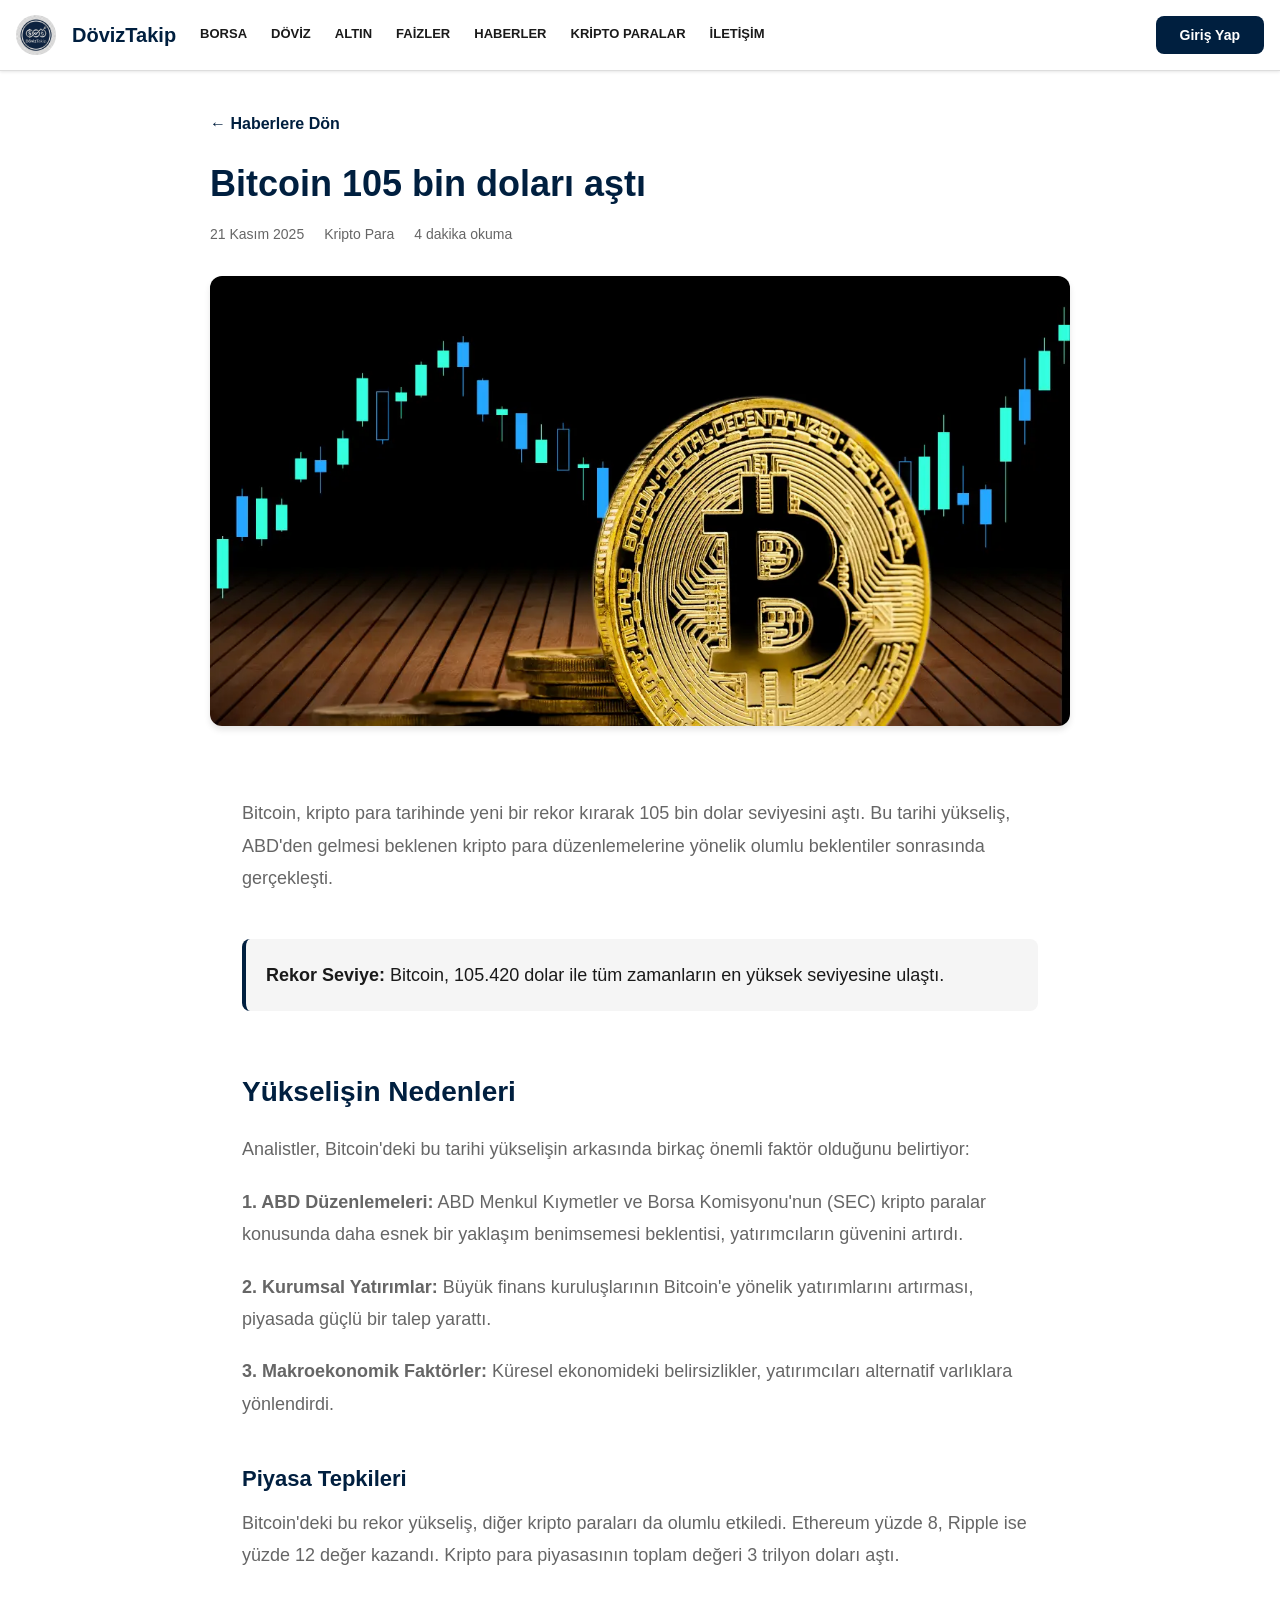
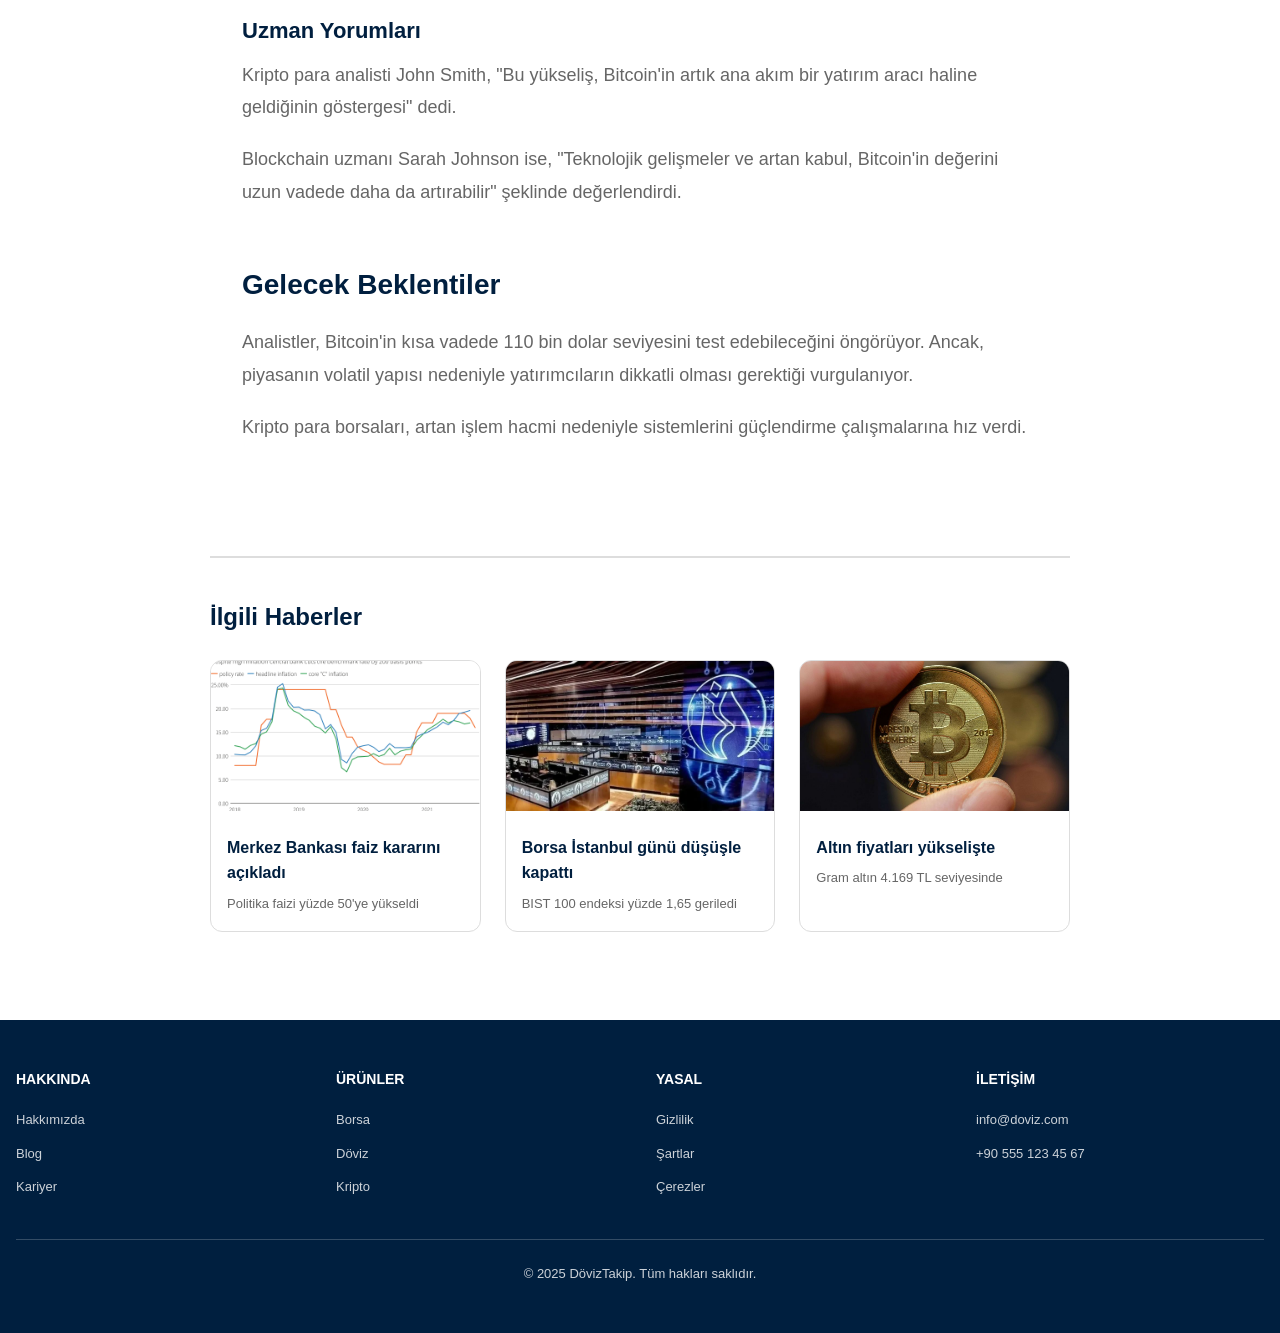
<file: news-2.html>
<!DOCTYPE html>
<html lang="tr">
<head>
    <meta charset="UTF-8">
    <meta name="viewport" content="width=device-width, initial-scale=1.0">
    <title>Bitcoin 105 bin doları aştı - DövizTakip</title>
    <link rel="icon" type="image/png" href="favicon.png">
    <link rel="stylesheet" href="styles.css">
    <style>
        .news-detail-container {
            max-width: 900px;
            margin: 0 auto;
            padding: 40px 20px;
        }

        .news-detail-header {
            margin-bottom: 30px;
        }

        .news-detail-header h1 {
            font-size: 36px;
            color: var(--primary);
            margin-bottom: 16px;
            line-height: 1.3;
        }

        .news-meta {
            display: flex;
            gap: 20px;
            color: var(--text-light);
            font-size: 14px;
            margin-bottom: 24px;
        }

        .news-meta-item {
            display: flex;
            align-items: center;
            gap: 6px;
        }

        .news-featured-image {
            width: 100%;
            height: auto;
            border-radius: 12px;
            margin-bottom: 32px;
            box-shadow: var(--shadow-md);
        }

        .news-content {
            font-size: 18px;
            line-height: 1.8;
            color: var(--text-dark);
        }

        .news-content p {
            margin-bottom: 20px;
        }

        .news-content h2 {
            font-size: 28px;
            color: var(--primary);
            margin: 32px 0 16px;
        }

        .news-content h3 {
            font-size: 22px;
            color: var(--primary);
            margin: 24px 0 12px;
        }

        .news-highlight {
            background: var(--bg-light);
            border-left: 4px solid var(--primary);
            padding: 20px;
            margin: 24px 0;
            border-radius: 8px;
        }

        .back-button {
            display: inline-flex;
            align-items: center;
            gap: 8px;
            color: var(--primary);
            text-decoration: none;
            font-weight: 600;
            margin-bottom: 24px;
            transition: var(--transition);
        }

        .back-button:hover {
            gap: 12px;
        }

        .related-news {
            margin-top: 60px;
            padding-top: 40px;
            border-top: 2px solid var(--border);
        }

        .related-news h3 {
            font-size: 24px;
            color: var(--primary);
            margin-bottom: 24px;
        }

        .related-news-grid {
            display: grid;
            grid-template-columns: repeat(auto-fit, minmax(250px, 1fr));
            gap: 24px;
        }

        .related-news-card {
            background: white;
            border: 1px solid var(--border);
            border-radius: 12px;
            overflow: hidden;
            transition: var(--transition);
            text-decoration: none;
            color: inherit;
        }

        .related-news-card:hover {
            box-shadow: var(--shadow-md);
            transform: translateY(-4px);
        }

        .related-news-card img {
            width: 100%;
            height: 150px;
            object-fit: cover;
        }

        .related-news-card-content {
            padding: 16px;
        }

        .related-news-card h4 {
            font-size: 16px;
            color: var(--primary);
            margin-bottom: 8px;
        }

        .related-news-card p {
            font-size: 13px;
            color: var(--text-light);
        }
    </style>
</head>
<body>
    <!-- Header/Navigation -->
    <header class="header">
        <div class="container">
            <div class="header-content">
                <div class="logo-section">
                    <img src="logo.png" alt="DövizTakip Logo" class="logo">
                    <span class="brand-name">DövizTakip</span>
                </div>

                <nav class="nav-desktop">
                    <a href="index.html" class="nav-link">BORSA</a>
                    <a href="doviz.html" class="nav-link">DÖVİZ</a>
                    <a href="altin.html" class="nav-link">ALTIN</a>
                    <a href="faizler.html" class="nav-link">FAİZLER</a>
                    <a href="haberler.html" class="nav-link active">HABERLER</a>
                    <a href="kripto.html" class="nav-link">KRİPTO PARALAR</a>
                    <a href="iletisim.html" class="nav-link">İLETİŞİM</a>
                </nav>

                <div class="auth-section">
                    <a href="login.html" id="loginBtn" class="btn btn-primary">Giriş Yap</a>
                    <button id="logoutBtn" class="btn btn-outline" style="display: none;">Çıkış</button>
                    <button class="menu-toggle" id="menuToggle"></button>
                </div>
            </div>

            <nav class="nav-mobile" id="mobileNav" style="display: none;">
                <a href="index.html" class="nav-link">BORSA</a>
                <a href="doviz.html" class="nav-link">DÖVİZ</a>
                <a href="altin.html" class="nav-link">ALTIN</a>
                <a href="faizler.html" class="nav-link">FAİZLER</a>
                <a href="haberler.html" class="nav-link">HABERLER</a>
                <a href="kripto.html" class="nav-link">KRİPTO PARALAR</a>
                <a href="iletisim.html" class="nav-link">İLETİŞİM</a>
            </nav>
        </div>
    </header>

    <!-- News Detail Content -->
    <div class="news-detail-container">
        <a href="haberler.html" class="back-button">← Haberlere Dön</a>

        <article class="news-detail-header">
            <h1>Bitcoin 105 bin doları aştı</h1>
            <div class="news-meta">
                <span class="news-meta-item">21 Kasım 2025</span>
                <span class="news-meta-item">Kripto Para</span>
                <span class="news-meta-item">4 dakika okuma</span>
            </div>
        </article>

        <img src="news-2-bitcoin.jpg" alt="Bitcoin Rekor Kırdı" class="news-featured-image">

        <div class="news-content">
            <p>Bitcoin, kripto para tarihinde yeni bir rekor kırarak 105 bin dolar seviyesini aştı. Bu tarihi yükseliş, ABD'den gelmesi beklenen kripto para düzenlemelerine yönelik olumlu beklentiler sonrasında gerçekleşti.</p>

            <div class="news-highlight">
                <strong>Rekor Seviye:</strong> Bitcoin, 105.420 dolar ile tüm zamanların en yüksek seviyesine ulaştı.
            </div>

            <h2>Yükselişin Nedenleri</h2>
            <p>Analistler, Bitcoin'deki bu tarihi yükselişin arkasında birkaç önemli faktör olduğunu belirtiyor:</p>

            <p><strong>1. ABD Düzenlemeleri:</strong> ABD Menkul Kıymetler ve Borsa Komisyonu'nun (SEC) kripto paralar konusunda daha esnek bir yaklaşım benimsemesi beklentisi, yatırımcıların güvenini artırdı.</p>

            <p><strong>2. Kurumsal Yatırımlar:</strong> Büyük finans kuruluşlarının Bitcoin'e yönelik yatırımlarını artırması, piyasada güçlü bir talep yarattı.</p>

            <p><strong>3. Makroekonomik Faktörler:</strong> Küresel ekonomideki belirsizlikler, yatırımcıları alternatif varlıklara yönlendirdi.</p>

            <h3>Piyasa Tepkileri</h3>
            <p>Bitcoin'deki bu rekor yükseliş, diğer kripto paraları da olumlu etkiledi. Ethereum yüzde 8, Ripple ise yüzde 12 değer kazandı. Kripto para piyasasının toplam değeri 3 trilyon doları aştı.</p>

            <h3>Uzman Yorumları</h3>
            <p>Kripto para analisti John Smith, "Bu yükseliş, Bitcoin'in artık ana akım bir yatırım aracı haline geldiğinin göstergesi" dedi.</p>

            <p>Blockchain uzmanı Sarah Johnson ise, "Teknolojik gelişmeler ve artan kabul, Bitcoin'in değerini uzun vadede daha da artırabilir" şeklinde değerlendirdi.</p>

            <h2>Gelecek Beklentiler</h2>
            <p>Analistler, Bitcoin'in kısa vadede 110 bin dolar seviyesini test edebileceğini öngörüyor. Ancak, piyasanın volatil yapısı nedeniyle yatırımcıların dikkatli olması gerektiği vurgulanıyor.</p>

            <p>Kripto para borsaları, artan işlem hacmi nedeniyle sistemlerini güçlendirme çalışmalarına hız verdi.</p>
        </div>

        <!-- Related News -->
        <div class="related-news">
            <h3>İlgili Haberler</h3>
            <div class="related-news-grid">
                <a href="news-1.html" class="related-news-card">
                    <img src="news-1-tcmb.png" alt="TCMB">
                    <div class="related-news-card-content">
                        <h4>Merkez Bankası faiz kararını açıkladı</h4>
                        <p>Politika faizi yüzde 50'ye yükseldi</p>
                    </div>
                </a>
                <a href="news-3.html" class="related-news-card">
                    <img src="news-3-bist.jpg" alt="BIST 100">
                    <div class="related-news-card-content">
                        <h4>Borsa İstanbul günü düşüşle kapattı</h4>
                        <p>BIST 100 endeksi yüzde 1,65 geriledi</p>
                    </div>
                </a>
                <a href="news-4.html" class="related-news-card">
                    <img src="news-4-altin.jpg" alt="Altın">
                    <div class="related-news-card-content">
                        <h4>Altın fiyatları yükselişte</h4>
                        <p>Gram altın 4.169 TL seviyesinde</p>
                    </div>
                </a>
            </div>
        </div>
    </div>

    <!-- Footer -->
    <footer class="footer">
        <div class="container">
            <div class="footer-grid">
                <div class="footer-column">
                    <h4>Hakkında</h4>
                    <ul>
                        <li><a href="#">Hakkımızda</a></li>
                        <li><a href="#">Blog</a></li>
                        <li><a href="#">Kariyer</a></li>
                    </ul>
                </div>
                <div class="footer-column">
                    <h4>Ürünler</h4>
                    <ul>
                        <li><a href="index.html">Borsa</a></li>
                        <li><a href="doviz.html">Döviz</a></li>
                        <li><a href="kripto.html">Kripto</a></li>
                    </ul>
                </div>
                <div class="footer-column">
                    <h4>Yasal</h4>
                    <ul>
                        <li><a href="#">Gizlilik</a></li>
                        <li><a href="#">Şartlar</a></li>
                        <li><a href="#">Çerezler</a></li>
                    </ul>
                </div>
                <div class="footer-column">
                    <h4>İletişim</h4>
                    <ul>
                        <li><a href="mailto:info@doviz.com">info@doviz.com</a></li>
                        <li><a href="tel:+905551234567">+90 555 123 45 67</a></li>
                    </ul>
                </div>
            </div>
            <div class="footer-bottom">
                <p>&copy; 2025 DövizTakip. Tüm hakları saklıdır.</p>
            </div>
        </div>
    </footer>

    <script src="pages.js"></script>
</body>
</html>
</file>
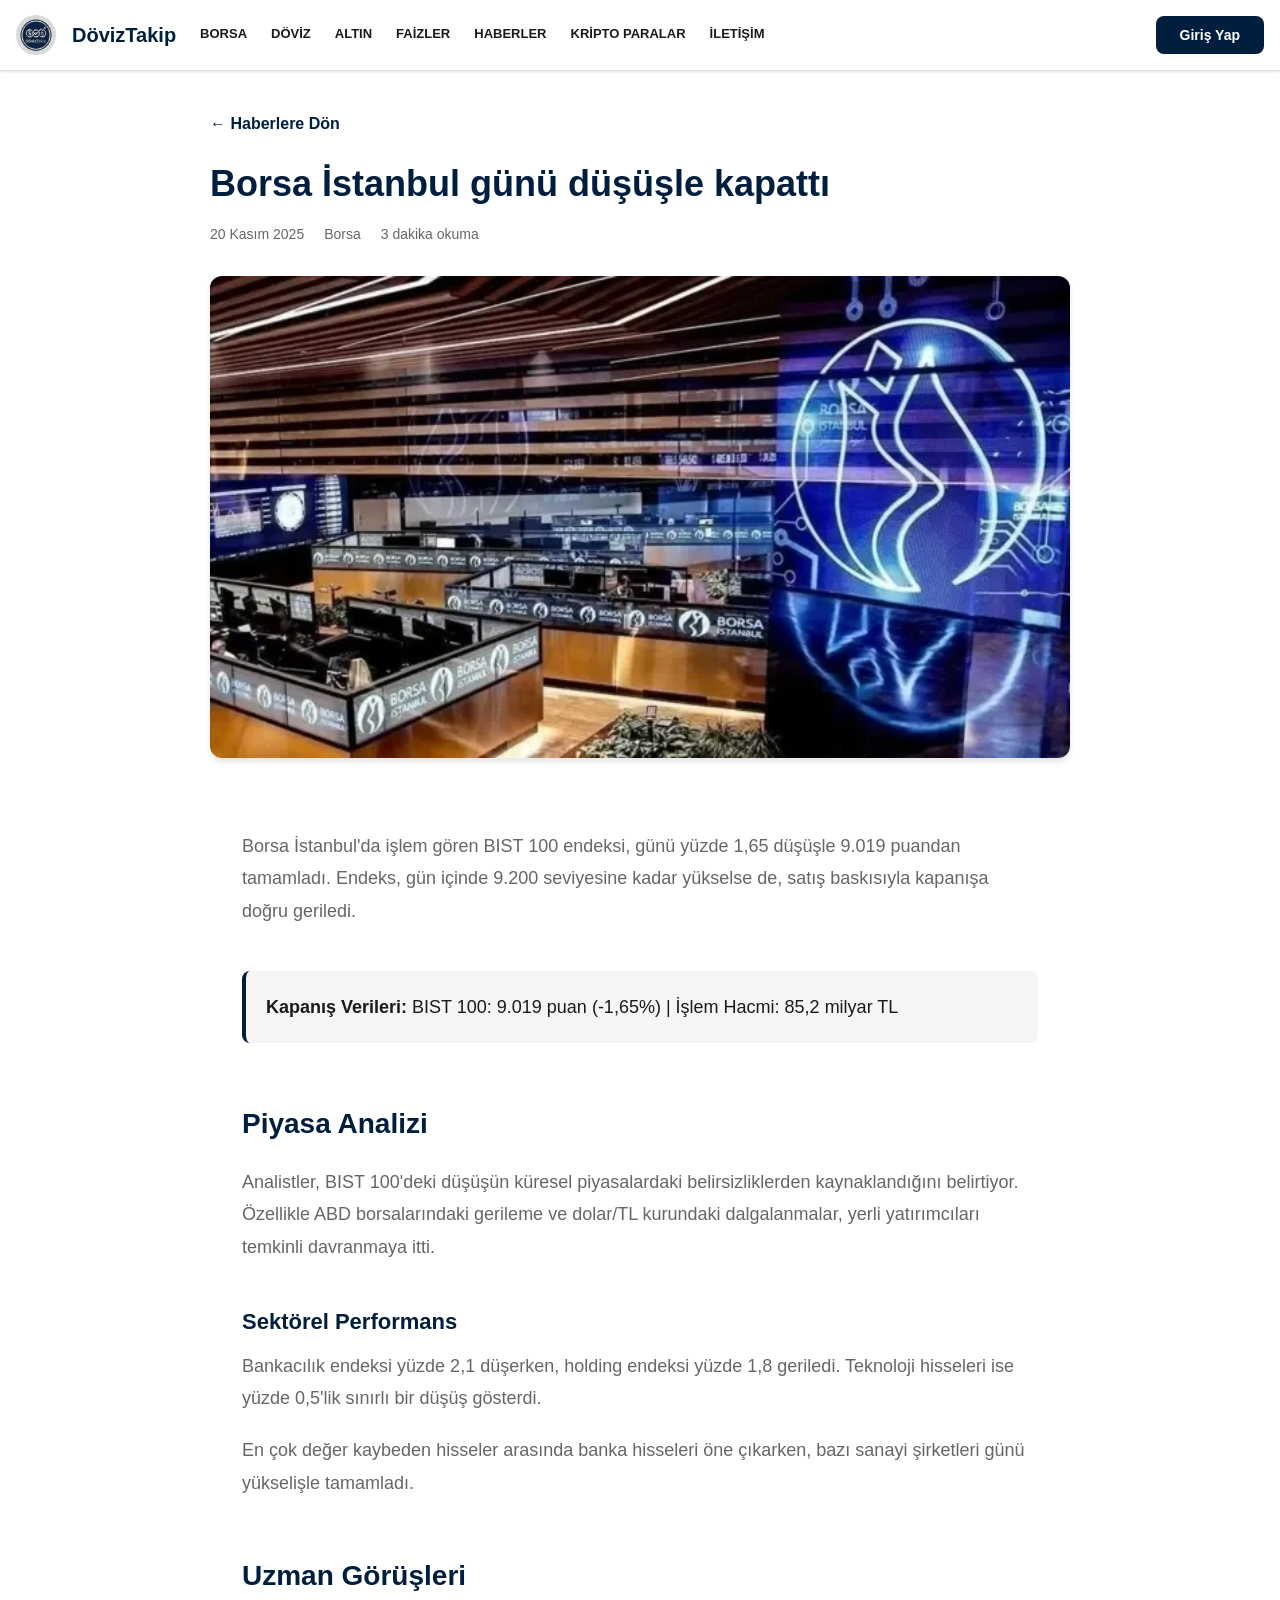
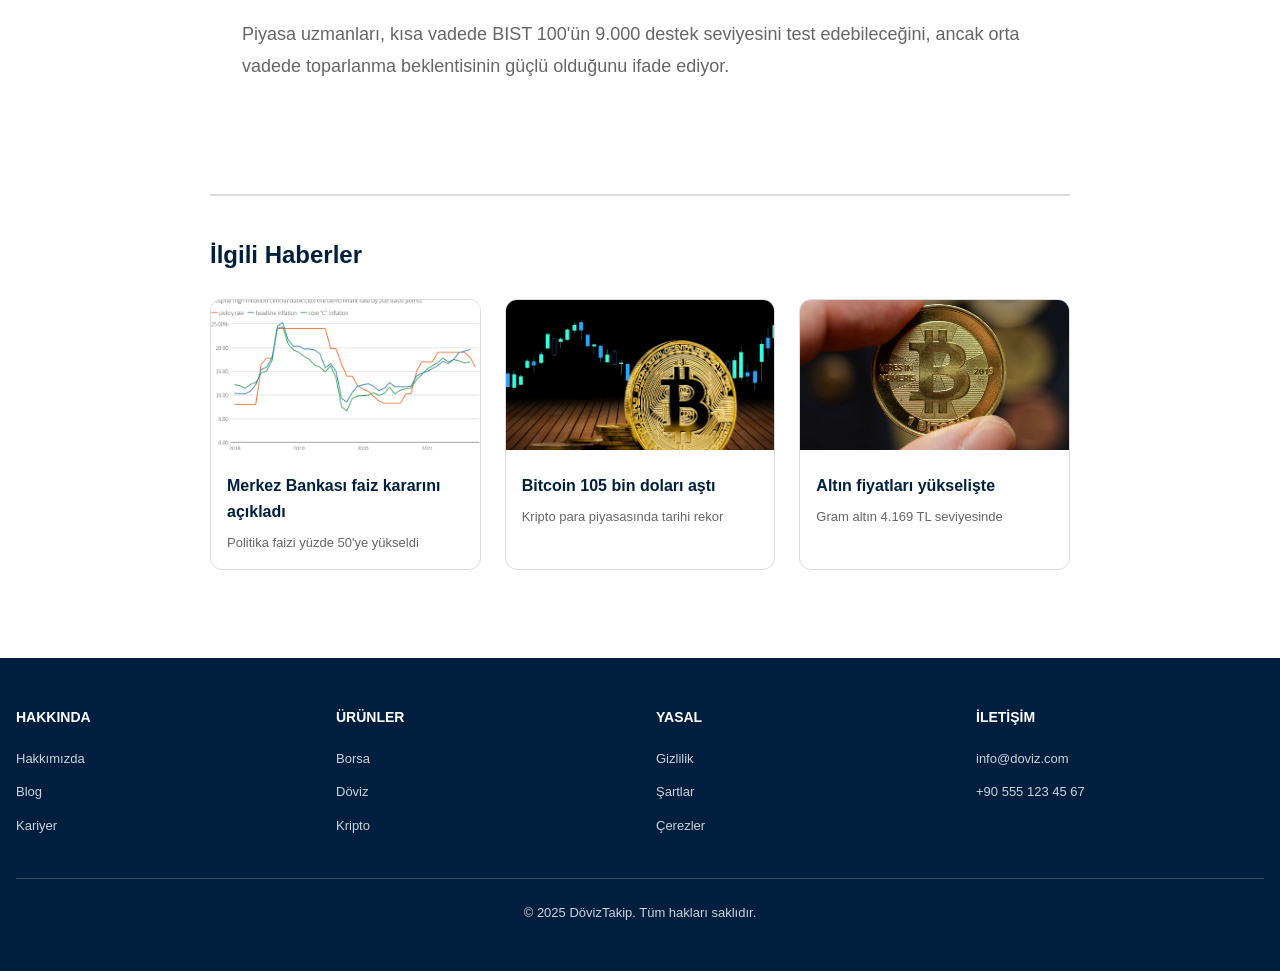
<file: news-3.html>
<!DOCTYPE html>
<html lang="tr">
<head>
    <meta charset="UTF-8">
    <meta name="viewport" content="width=device-width, initial-scale=1.0">
    <title>Borsa İstanbul günü düşüşle kapattı - DövizTakip</title>
    <link rel="icon" type="image/png" href="favicon.png">
    <link rel="stylesheet" href="styles.css">
    <style>
        .news-detail-container {
            max-width: 900px;
            margin: 0 auto;
            padding: 40px 20px;
        }

        .news-detail-header {
            margin-bottom: 30px;
        }

        .news-detail-header h1 {
            font-size: 36px;
            color: var(--primary);
            margin-bottom: 16px;
            line-height: 1.3;
        }

        .news-meta {
            display: flex;
            gap: 20px;
            color: var(--text-light);
            font-size: 14px;
            margin-bottom: 24px;
        }

        .news-meta-item {
            display: flex;
            align-items: center;
            gap: 6px;
        }

        .news-featured-image {
            width: 100%;
            height: auto;
            border-radius: 12px;
            margin-bottom: 32px;
            box-shadow: var(--shadow-md);
        }

        .news-content {
            font-size: 18px;
            line-height: 1.8;
            color: var(--text-dark);
        }

        .news-content p {
            margin-bottom: 20px;
        }

        .news-content h2 {
            font-size: 28px;
            color: var(--primary);
            margin: 32px 0 16px;
        }

        .news-content h3 {
            font-size: 22px;
            color: var(--primary);
            margin: 24px 0 12px;
        }

        .news-highlight {
            background: var(--bg-light);
            border-left: 4px solid var(--primary);
            padding: 20px;
            margin: 24px 0;
            border-radius: 8px;
        }

        .back-button {
            display: inline-flex;
            align-items: center;
            gap: 8px;
            color: var(--primary);
            text-decoration: none;
            font-weight: 600;
            margin-bottom: 24px;
            transition: var(--transition);
        }

        .back-button:hover {
            gap: 12px;
        }

        .related-news {
            margin-top: 60px;
            padding-top: 40px;
            border-top: 2px solid var(--border);
        }

        .related-news h3 {
            font-size: 24px;
            color: var(--primary);
            margin-bottom: 24px;
        }

        .related-news-grid {
            display: grid;
            grid-template-columns: repeat(auto-fit, minmax(250px, 1fr));
            gap: 24px;
        }

        .related-news-card {
            background: white;
            border: 1px solid var(--border);
            border-radius: 12px;
            overflow: hidden;
            transition: var(--transition);
            text-decoration: none;
            color: inherit;
        }

        .related-news-card:hover {
            box-shadow: var(--shadow-md);
            transform: translateY(-4px);
        }

        .related-news-card img {
            width: 100%;
            height: 150px;
            object-fit: cover;
        }

        .related-news-card-content {
            padding: 16px;
        }

        .related-news-card h4 {
            font-size: 16px;
            color: var(--primary);
            margin-bottom: 8px;
        }

        .related-news-card p {
            font-size: 13px;
            color: var(--text-light);
        }
    </style>
</head>
<body>
    <!-- Header/Navigation -->
    <header class="header">
        <div class="container">
            <div class="header-content">
                <div class="logo-section">
                    <img src="logo.png" alt="DövizTakip Logo" class="logo">
                    <span class="brand-name">DövizTakip</span>
                </div>

                <nav class="nav-desktop">
                    <a href="index.html" class="nav-link">BORSA</a>
                    <a href="doviz.html" class="nav-link">DÖVİZ</a>
                    <a href="altin.html" class="nav-link">ALTIN</a>
                    <a href="faizler.html" class="nav-link">FAİZLER</a>
                    <a href="haberler.html" class="nav-link active">HABERLER</a>
                    <a href="kripto.html" class="nav-link">KRİPTO PARALAR</a>
                    <a href="iletisim.html" class="nav-link">İLETİŞİM</a>
                </nav>

                <div class="auth-section">
                    <a href="login.html" id="loginBtn" class="btn btn-primary">Giriş Yap</a>
                    <button id="logoutBtn" class="btn btn-outline" style="display: none;">Çıkış</button>
                    <button class="menu-toggle" id="menuToggle"></button>
                </div>
            </div>

            <nav class="nav-mobile" id="mobileNav" style="display: none;">
                <a href="index.html" class="nav-link">BORSA</a>
                <a href="doviz.html" class="nav-link">DÖVİZ</a>
                <a href="altin.html" class="nav-link">ALTIN</a>
                <a href="faizler.html" class="nav-link">FAİZLER</a>
                <a href="haberler.html" class="nav-link">HABERLER</a>
                <a href="kripto.html" class="nav-link">KRİPTO PARALAR</a>
                <a href="iletisim.html" class="nav-link">İLETİŞİM</a>
            </nav>
        </div>
    </header>

    <!-- News Detail Content -->
    <div class="news-detail-container">
        <a href="haberler.html" class="back-button">← Haberlere Dön</a>

        <article class="news-detail-header">
            <h1>Borsa İstanbul günü düşüşle kapattı</h1>
            <div class="news-meta">
                <span class="news-meta-item">20 Kasım 2025</span>
                <span class="news-meta-item">Borsa</span>
                <span class="news-meta-item">3 dakika okuma</span>
            </div>
        </article>

        <img src="news-3-bist.jpg" alt="Borsa İstanbul" class="news-featured-image">

        <div class="news-content">
            <p>Borsa İstanbul'da işlem gören BIST 100 endeksi, günü yüzde 1,65 düşüşle 9.019 puandan tamamladı. Endeks, gün içinde 9.200 seviyesine kadar yükselse de, satış baskısıyla kapanışa doğru geriledi.</p>

            <div class="news-highlight">
                <strong>Kapanış Verileri:</strong> BIST 100: 9.019 puan (-1,65%) | İşlem Hacmi: 85,2 milyar TL
            </div>

            <h2>Piyasa Analizi</h2>
            <p>Analistler, BIST 100'deki düşüşün küresel piyasalardaki belirsizliklerden kaynaklandığını belirtiyor. Özellikle ABD borsalarındaki gerileme ve dolar/TL kurundaki dalgalanmalar, yerli yatırımcıları temkinli davranmaya itti.</p>

            <h3>Sektörel Performans</h3>
            <p>Bankacılık endeksi yüzde 2,1 düşerken, holding endeksi yüzde 1,8 geriledi. Teknoloji hisseleri ise yüzde 0,5'lik sınırlı bir düşüş gösterdi.</p>

            <p>En çok değer kaybeden hisseler arasında banka hisseleri öne çıkarken, bazı sanayi şirketleri günü yükselişle tamamladı.</p>

            <h2>Uzman Görüşleri</h2>
            <p>Piyasa uzmanları, kısa vadede BIST 100'ün 9.000 destek seviyesini test edebileceğini, ancak orta vadede toparlanma beklentisinin güçlü olduğunu ifade ediyor.</p>
        </div>

        <!-- Related News -->
        <div class="related-news">
            <h3>İlgili Haberler</h3>
            <div class="related-news-grid">
                <a href="news-1.html" class="related-news-card">
                    <img src="news-1-tcmb.png" alt="TCMB">
                    <div class="related-news-card-content">
                        <h4>Merkez Bankası faiz kararını açıkladı</h4>
                        <p>Politika faizi yüzde 50'ye yükseldi</p>
                    </div>
                </a>
                <a href="news-2.html" class="related-news-card">
                    <img src="news-2-bitcoin.jpg" alt="Bitcoin">
                    <div class="related-news-card-content">
                        <h4>Bitcoin 105 bin doları aştı</h4>
                        <p>Kripto para piyasasında tarihi rekor</p>
                    </div>
                </a>
                <a href="news-4.html" class="related-news-card">
                    <img src="news-4-altin.jpg" alt="Altın">
                    <div class="related-news-card-content">
                        <h4>Altın fiyatları yükselişte</h4>
                        <p>Gram altın 4.169 TL seviyesinde</p>
                    </div>
                </a>
            </div>
        </div>
    </div>

    <!-- Footer -->
    <footer class="footer">
        <div class="container">
            <div class="footer-grid">
                <div class="footer-column">
                    <h4>Hakkında</h4>
                    <ul>
                        <li><a href="#">Hakkımızda</a></li>
                        <li><a href="#">Blog</a></li>
                        <li><a href="#">Kariyer</a></li>
                    </ul>
                </div>
                <div class="footer-column">
                    <h4>Ürünler</h4>
                    <ul>
                        <li><a href="index.html">Borsa</a></li>
                        <li><a href="doviz.html">Döviz</a></li>
                        <li><a href="kripto.html">Kripto</a></li>
                    </ul>
                </div>
                <div class="footer-column">
                    <h4>Yasal</h4>
                    <ul>
                        <li><a href="#">Gizlilik</a></li>
                        <li><a href="#">Şartlar</a></li>
                        <li><a href="#">Çerezler</a></li>
                    </ul>
                </div>
                <div class="footer-column">
                    <h4>İletişim</h4>
                    <ul>
                        <li><a href="mailto:info@doviz.com">info@doviz.com</a></li>
                        <li><a href="tel:+905551234567">+90 555 123 45 67</a></li>
                    </ul>
                </div>
            </div>
            <div class="footer-bottom">
                <p>&copy; 2025 DövizTakip. Tüm hakları saklıdır.</p>
            </div>
        </div>
    </footer>

    <script src="pages.js"></script>
</body>
</html>
</file>
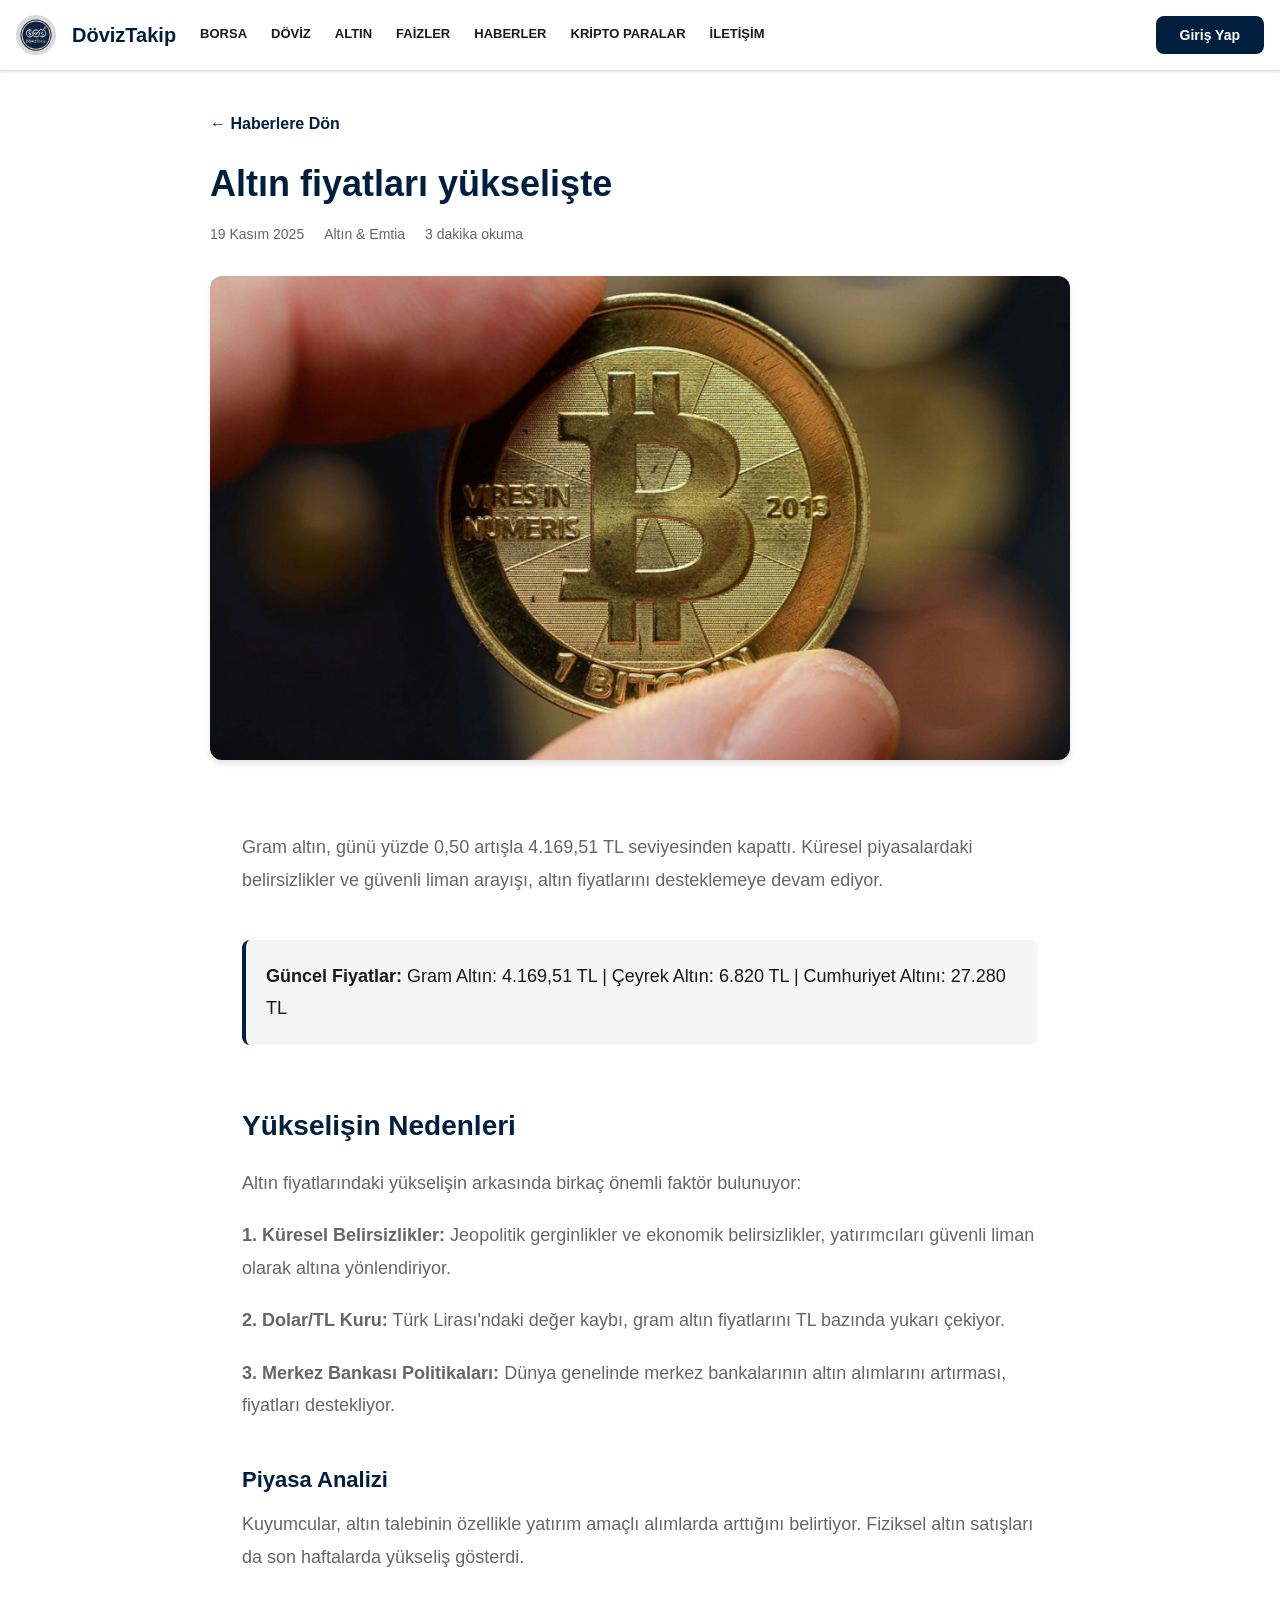
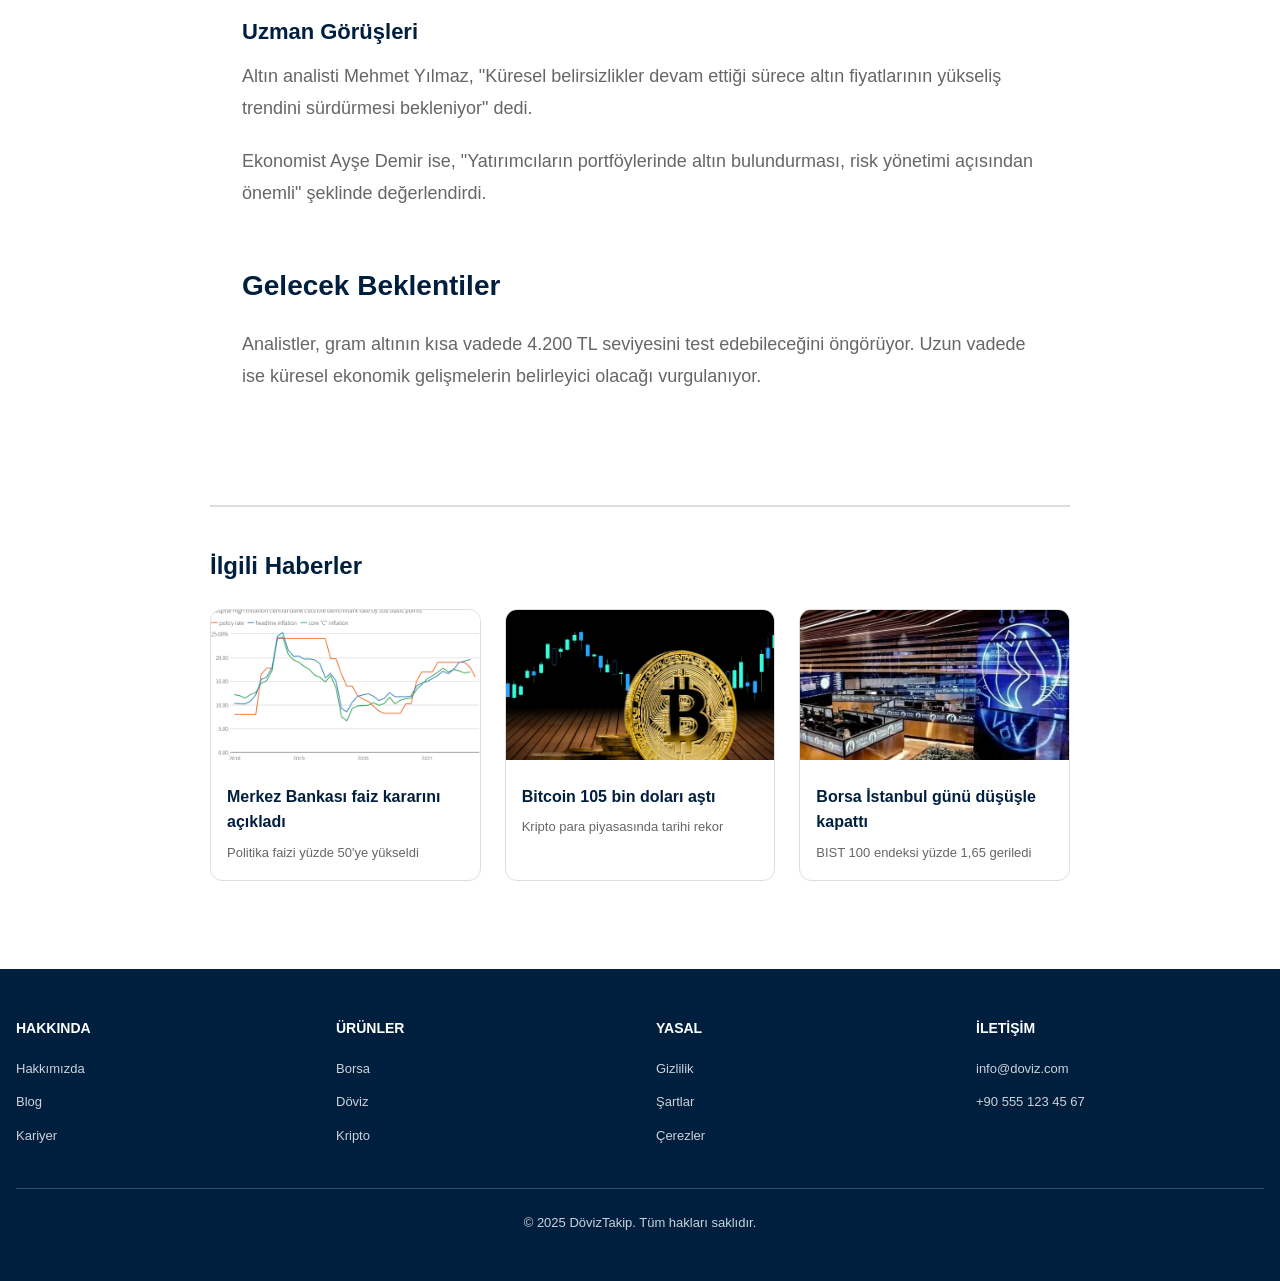
<file: news-4.html>
<!DOCTYPE html>
<html lang="tr">
<head>
    <meta charset="UTF-8">
    <meta name="viewport" content="width=device-width, initial-scale=1.0">
    <title>Altın fiyatları yükselişte - DövizTakip</title>
    <link rel="icon" type="image/png" href="favicon.png">
    <link rel="stylesheet" href="styles.css">
    <style>
        .news-detail-container {
            max-width: 900px;
            margin: 0 auto;
            padding: 40px 20px;
        }

        .news-detail-header {
            margin-bottom: 30px;
        }

        .news-detail-header h1 {
            font-size: 36px;
            color: var(--primary);
            margin-bottom: 16px;
            line-height: 1.3;
        }

        .news-meta {
            display: flex;
            gap: 20px;
            color: var(--text-light);
            font-size: 14px;
            margin-bottom: 24px;
        }

        .news-meta-item {
            display: flex;
            align-items: center;
            gap: 6px;
        }

        .news-featured-image {
            width: 100%;
            height: auto;
            border-radius: 12px;
            margin-bottom: 32px;
            box-shadow: var(--shadow-md);
        }

        .news-content {
            font-size: 18px;
            line-height: 1.8;
            color: var(--text-dark);
        }

        .news-content p {
            margin-bottom: 20px;
        }

        .news-content h2 {
            font-size: 28px;
            color: var(--primary);
            margin: 32px 0 16px;
        }

        .news-content h3 {
            font-size: 22px;
            color: var(--primary);
            margin: 24px 0 12px;
        }

        .news-highlight {
            background: var(--bg-light);
            border-left: 4px solid var(--primary);
            padding: 20px;
            margin: 24px 0;
            border-radius: 8px;
        }

        .back-button {
            display: inline-flex;
            align-items: center;
            gap: 8px;
            color: var(--primary);
            text-decoration: none;
            font-weight: 600;
            margin-bottom: 24px;
            transition: var(--transition);
        }

        .back-button:hover {
            gap: 12px;
        }

        .related-news {
            margin-top: 60px;
            padding-top: 40px;
            border-top: 2px solid var(--border);
        }

        .related-news h3 {
            font-size: 24px;
            color: var(--primary);
            margin-bottom: 24px;
        }

        .related-news-grid {
            display: grid;
            grid-template-columns: repeat(auto-fit, minmax(250px, 1fr));
            gap: 24px;
        }

        .related-news-card {
            background: white;
            border: 1px solid var(--border);
            border-radius: 12px;
            overflow: hidden;
            transition: var(--transition);
            text-decoration: none;
            color: inherit;
        }

        .related-news-card:hover {
            box-shadow: var(--shadow-md);
            transform: translateY(-4px);
        }

        .related-news-card img {
            width: 100%;
            height: 150px;
            object-fit: cover;
        }

        .related-news-card-content {
            padding: 16px;
        }

        .related-news-card h4 {
            font-size: 16px;
            color: var(--primary);
            margin-bottom: 8px;
        }

        .related-news-card p {
            font-size: 13px;
            color: var(--text-light);
        }
    </style>
</head>
<body>
    <!-- Header/Navigation -->
    <header class="header">
        <div class="container">
            <div class="header-content">
                <div class="logo-section">
                    <img src="logo.png" alt="DövizTakip Logo" class="logo">
                    <span class="brand-name">DövizTakip</span>
                </div>

                <nav class="nav-desktop">
                    <a href="index.html" class="nav-link">BORSA</a>
                    <a href="doviz.html" class="nav-link">DÖVİZ</a>
                    <a href="altin.html" class="nav-link">ALTIN</a>
                    <a href="faizler.html" class="nav-link">FAİZLER</a>
                    <a href="haberler.html" class="nav-link active">HABERLER</a>
                    <a href="kripto.html" class="nav-link">KRİPTO PARALAR</a>
                    <a href="iletisim.html" class="nav-link">İLETİŞİM</a>
                </nav>

                <div class="auth-section">
                    <a href="login.html" id="loginBtn" class="btn btn-primary">Giriş Yap</a>
                    <button id="logoutBtn" class="btn btn-outline" style="display: none;">Çıkış</button>
                    <button class="menu-toggle" id="menuToggle"></button>
                </div>
            </div>

            <nav class="nav-mobile" id="mobileNav" style="display: none;">
                <a href="index.html" class="nav-link">BORSA</a>
                <a href="doviz.html" class="nav-link">DÖVİZ</a>
                <a href="altin.html" class="nav-link">ALTIN</a>
                <a href="faizler.html" class="nav-link">FAİZLER</a>
                <a href="haberler.html" class="nav-link">HABERLER</a>
                <a href="kripto.html" class="nav-link">KRİPTO PARALAR</a>
                <a href="iletisim.html" class="nav-link">İLETİŞİM</a>
            </nav>
        </div>
    </header>

    <!-- News Detail Content -->
    <div class="news-detail-container">
        <a href="haberler.html" class="back-button">← Haberlere Dön</a>

        <article class="news-detail-header">
            <h1>Altın fiyatları yükselişte</h1>
            <div class="news-meta">
                <span class="news-meta-item">19 Kasım 2025</span>
                <span class="news-meta-item">Altın & Emtia</span>
                <span class="news-meta-item">3 dakika okuma</span>
            </div>
        </article>

        <img src="news-4-altin.jpg" alt="Altın Fiyatları" class="news-featured-image">

        <div class="news-content">
            <p>Gram altın, günü yüzde 0,50 artışla 4.169,51 TL seviyesinden kapattı. Küresel piyasalardaki belirsizlikler ve güvenli liman arayışı, altın fiyatlarını desteklemeye devam ediyor.</p>

            <div class="news-highlight">
                <strong>Güncel Fiyatlar:</strong> Gram Altın: 4.169,51 TL | Çeyrek Altın: 6.820 TL | Cumhuriyet Altını: 27.280 TL
            </div>

            <h2>Yükselişin Nedenleri</h2>
            <p>Altın fiyatlarındaki yükselişin arkasında birkaç önemli faktör bulunuyor:</p>

            <p><strong>1. Küresel Belirsizlikler:</strong> Jeopolitik gerginlikler ve ekonomik belirsizlikler, yatırımcıları güvenli liman olarak altına yönlendiriyor.</p>

            <p><strong>2. Dolar/TL Kuru:</strong> Türk Lirası'ndaki değer kaybı, gram altın fiyatlarını TL bazında yukarı çekiyor.</p>

            <p><strong>3. Merkez Bankası Politikaları:</strong> Dünya genelinde merkez bankalarının altın alımlarını artırması, fiyatları destekliyor.</p>

            <h3>Piyasa Analizi</h3>
            <p>Kuyumcular, altın talebinin özellikle yatırım amaçlı alımlarda arttığını belirtiyor. Fiziksel altın satışları da son haftalarda yükseliş gösterdi.</p>

            <h3>Uzman Görüşleri</h3>
            <p>Altın analisti Mehmet Yılmaz, "Küresel belirsizlikler devam ettiği sürece altın fiyatlarının yükseliş trendini sürdürmesi bekleniyor" dedi.</p>

            <p>Ekonomist Ayşe Demir ise, "Yatırımcıların portföylerinde altın bulundurması, risk yönetimi açısından önemli" şeklinde değerlendirdi.</p>

            <h2>Gelecek Beklentiler</h2>
            <p>Analistler, gram altının kısa vadede 4.200 TL seviyesini test edebileceğini öngörüyor. Uzun vadede ise küresel ekonomik gelişmelerin belirleyici olacağı vurgulanıyor.</p>
        </div>

        <!-- Related News -->
        <div class="related-news">
            <h3>İlgili Haberler</h3>
            <div class="related-news-grid">
                <a href="news-1.html" class="related-news-card">
                    <img src="news-1-tcmb.png" alt="TCMB">
                    <div class="related-news-card-content">
                        <h4>Merkez Bankası faiz kararını açıkladı</h4>
                        <p>Politika faizi yüzde 50'ye yükseldi</p>
                    </div>
                </a>
                <a href="news-2.html" class="related-news-card">
                    <img src="news-2-bitcoin.jpg" alt="Bitcoin">
                    <div class="related-news-card-content">
                        <h4>Bitcoin 105 bin doları aştı</h4>
                        <p>Kripto para piyasasında tarihi rekor</p>
                    </div>
                </a>
                <a href="news-3.html" class="related-news-card">
                    <img src="news-3-bist.jpg" alt="BIST 100">
                    <div class="related-news-card-content">
                        <h4>Borsa İstanbul günü düşüşle kapattı</h4>
                        <p>BIST 100 endeksi yüzde 1,65 geriledi</p>
                    </div>
                </a>
            </div>
        </div>
    </div>

    <!-- Footer -->
    <footer class="footer">
        <div class="container">
            <div class="footer-grid">
                <div class="footer-column">
                    <h4>Hakkında</h4>
                    <ul>
                        <li><a href="#">Hakkımızda</a></li>
                        <li><a href="#">Blog</a></li>
                        <li><a href="#">Kariyer</a></li>
                    </ul>
                </div>
                <div class="footer-column">
                    <h4>Ürünler</h4>
                    <ul>
                        <li><a href="index.html">Borsa</a></li>
                        <li><a href="doviz.html">Döviz</a></li>
                        <li><a href="kripto.html">Kripto</a></li>
                    </ul>
                </div>
                <div class="footer-column">
                    <h4>Yasal</h4>
                    <ul>
                        <li><a href="#">Gizlilik</a></li>
                        <li><a href="#">Şartlar</a></li>
                        <li><a href="#">Çerezler</a></li>
                    </ul>
                </div>
                <div class="footer-column">
                    <h4>İletişim</h4>
                    <ul>
                        <li><a href="mailto:info@doviz.com">info@doviz.com</a></li>
                        <li><a href="tel:+905551234567">+90 555 123 45 67</a></li>
                    </ul>
                </div>
            </div>
            <div class="footer-bottom">
                <p>&copy; 2025 DövizTakip. Tüm hakları saklıdır.</p>
            </div>
        </div>
    </footer>

    <script src="pages.js"></script>
</body>
</html>
</file>
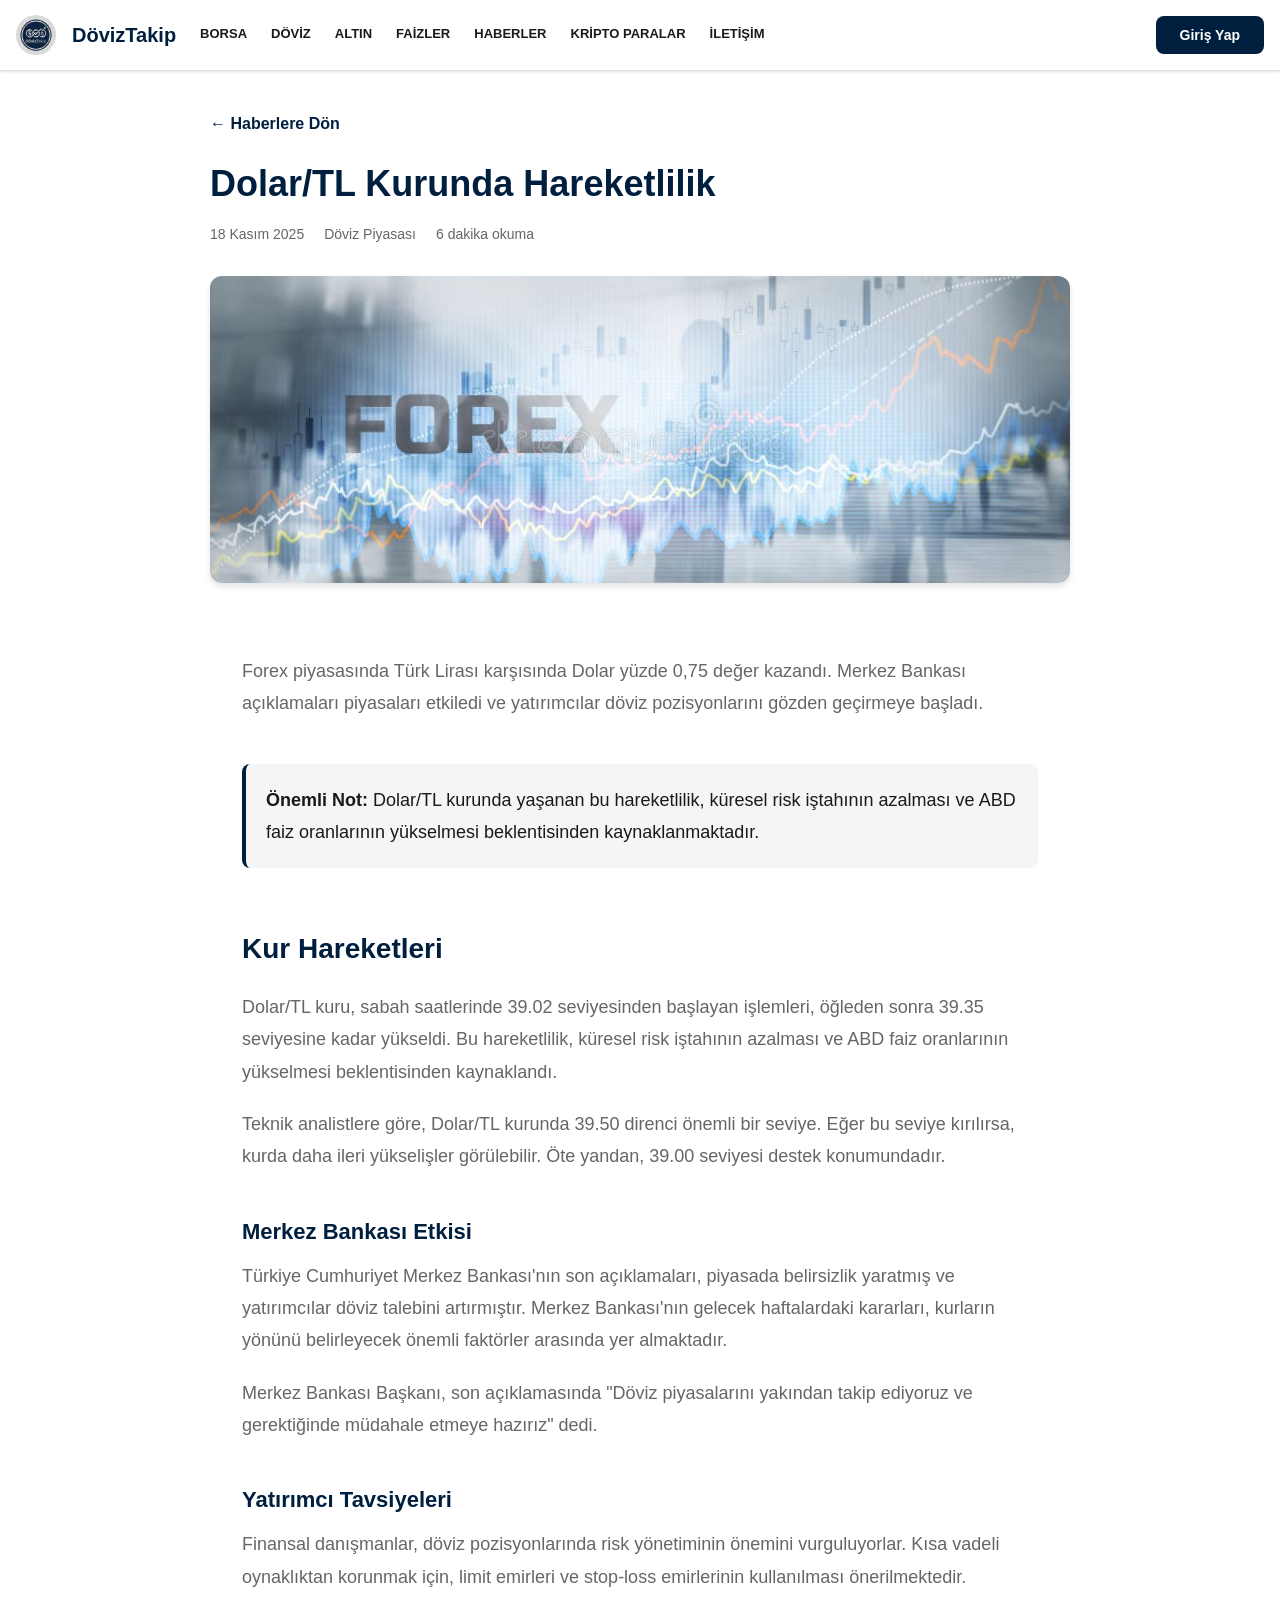
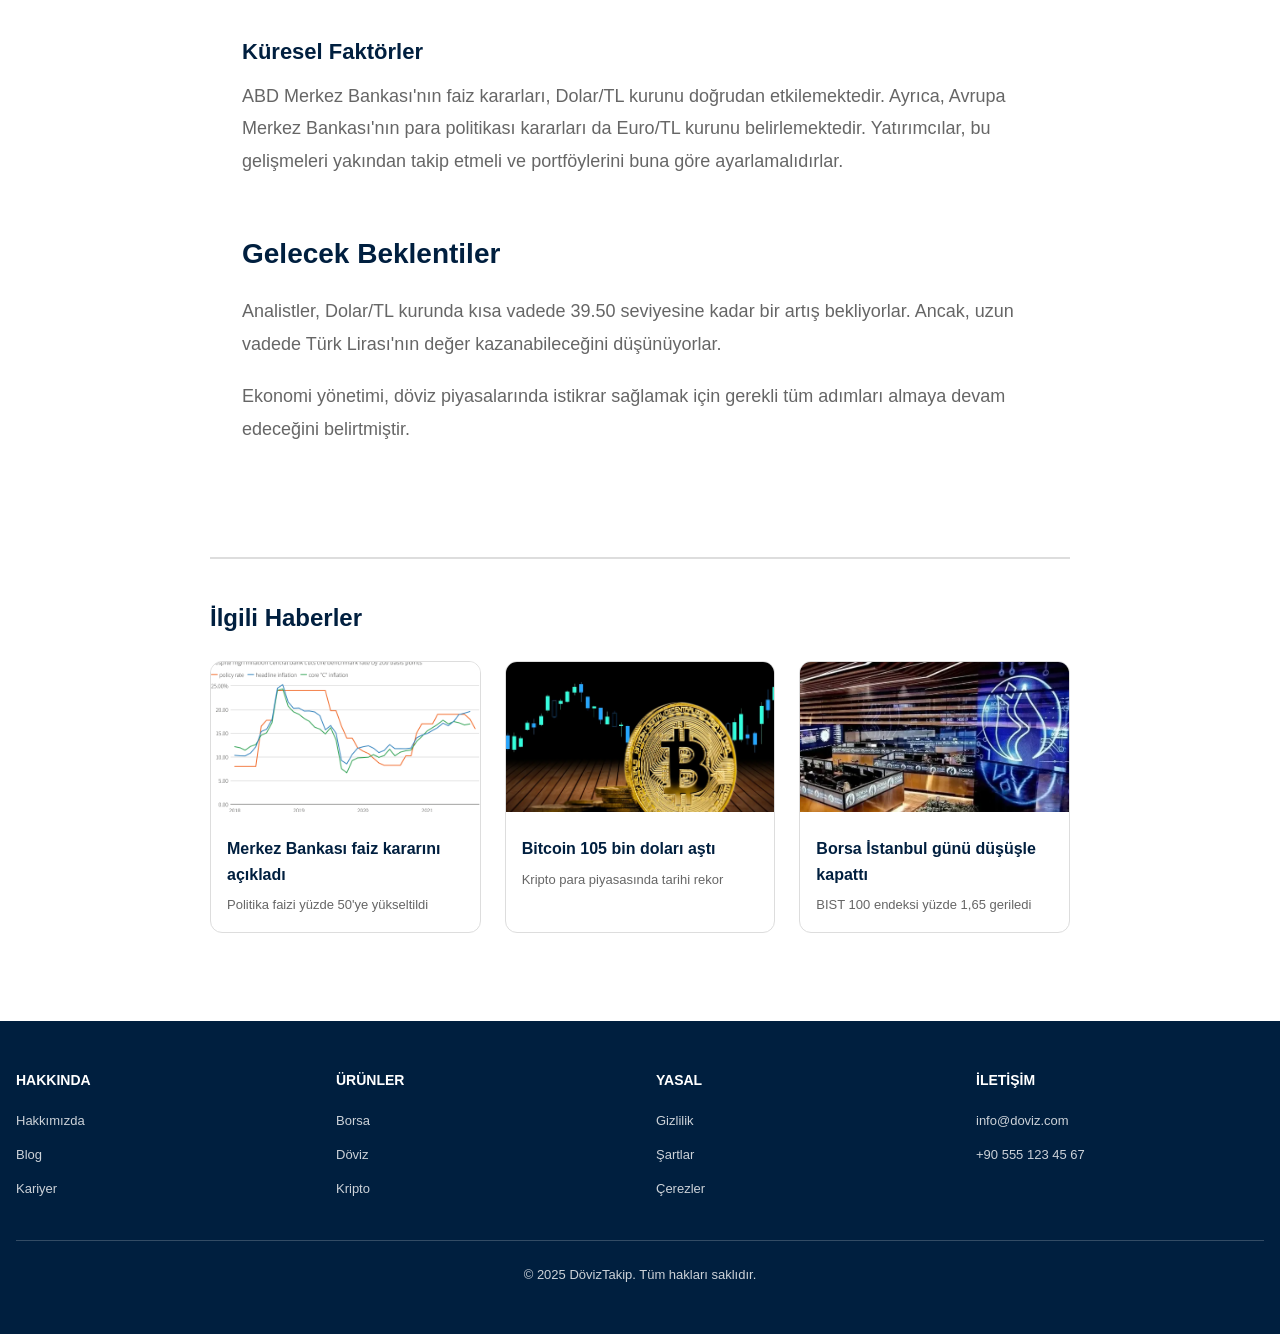
<file: news-5.html>
<!DOCTYPE html>
<html lang="tr">
<head>
    <meta charset="UTF-8">
    <meta name="viewport" content="width=device-width, initial-scale=1.0">
    <title>Dolar/TL Kurunda Hareketlilik - DövizTakip</title>
    <link rel="icon" type="image/png" href="favicon.png">
    <link rel="stylesheet" href="styles.css">
    <style>
        .news-detail-container {
            max-width: 900px;
            margin: 0 auto;
            padding: 40px 20px;
        }

        .news-detail-header {
            margin-bottom: 30px;
        }

        .news-detail-header h1 {
            font-size: 36px;
            color: var(--primary);
            margin-bottom: 16px;
            line-height: 1.3;
        }

        .news-meta {
            display: flex;
            gap: 20px;
            color: var(--text-light);
            font-size: 14px;
            margin-bottom: 24px;
        }

        .news-meta-item {
            display: flex;
            align-items: center;
            gap: 6px;
        }

        .news-featured-image {
            width: 100%;
            height: auto;
            border-radius: 12px;
            margin-bottom: 32px;
            box-shadow: var(--shadow-md);
        }

        .news-content {
            font-size: 18px;
            line-height: 1.8;
            color: var(--text-dark);
        }

        .news-content p {
            margin-bottom: 20px;
        }

        .news-content h2 {
            font-size: 28px;
            color: var(--primary);
            margin: 32px 0 16px;
        }

        .news-content h3 {
            font-size: 22px;
            color: var(--primary);
            margin: 24px 0 12px;
        }

        .news-highlight {
            background: var(--bg-light);
            border-left: 4px solid var(--primary);
            padding: 20px;
            margin: 24px 0;
            border-radius: 8px;
        }

        .back-button {
            display: inline-flex;
            align-items: center;
            gap: 8px;
            color: var(--primary);
            text-decoration: none;
            font-weight: 600;
            margin-bottom: 24px;
            transition: var(--transition);
        }

        .back-button:hover {
            gap: 12px;
        }

        .related-news {
            margin-top: 60px;
            padding-top: 40px;
            border-top: 2px solid var(--border);
        }

        .related-news h3 {
            font-size: 24px;
            color: var(--primary);
            margin-bottom: 24px;
        }

        .related-news-grid {
            display: grid;
            grid-template-columns: repeat(auto-fit, minmax(250px, 1fr));
            gap: 24px;
        }

        .related-news-card {
            background: white;
            border: 1px solid var(--border);
            border-radius: 12px;
            overflow: hidden;
            transition: var(--transition);
            text-decoration: none;
            color: inherit;
        }

        .related-news-card:hover {
            box-shadow: var(--shadow-md);
            transform: translateY(-4px);
        }

        .related-news-card img {
            width: 100%;
            height: 150px;
            object-fit: cover;
        }

        .related-news-card-content {
            padding: 16px;
        }

        .related-news-card h4 {
            font-size: 16px;
            color: var(--primary);
            margin-bottom: 8px;
        }

        .related-news-card p {
            font-size: 13px;
            color: var(--text-light);
        }
    </style>
</head>
<body>
    <!-- Header/Navigation -->
    <header class="header">
        <div class="container">
            <div class="header-content">
                <div class="logo-section">
                    <img src="logo.png" alt="DövizTakip Logo" class="logo">
                    <span class="brand-name">DövizTakip</span>
                </div>

                <nav class="nav-desktop">
                    <a href="index.html" class="nav-link">BORSA</a>
                    <a href="doviz.html" class="nav-link">DÖVİZ</a>
                    <a href="altin.html" class="nav-link">ALTIN</a>
                    <a href="faizler.html" class="nav-link">FAİZLER</a>
                    <a href="haberler.html" class="nav-link active">HABERLER</a>
                    <a href="kripto.html" class="nav-link">KRİPTO PARALAR</a>
                    <a href="iletisim.html" class="nav-link">İLETİŞİM</a>
                </nav>

                <div class="auth-section">
                    <a href="login.html" id="loginBtn" class="btn btn-primary">Giriş Yap</a>
                    <button id="logoutBtn" class="btn btn-outline" style="display: none;">Çıkış</button>
                    <button class="menu-toggle" id="menuToggle"></button>
                </div>
            </div>

            <nav class="nav-mobile" id="mobileNav" style="display: none;">
                <a href="index.html" class="nav-link">BORSA</a>
                <a href="doviz.html" class="nav-link">DÖVİZ</a>
                <a href="altin.html" class="nav-link">ALTIN</a>
                <a href="faizler.html" class="nav-link">FAİZLER</a>
                <a href="haberler.html" class="nav-link">HABERLER</a>
                <a href="kripto.html" class="nav-link">KRİPTO PARALAR</a>
                <a href="iletisim.html" class="nav-link">İLETİŞİM</a>
            </nav>
        </div>
    </header>

    <!-- News Detail Content -->
    <div class="news-detail-container">
        <a href="haberler.html" class="back-button">← Haberlere Dön</a>

        <article class="news-detail-header">
            <h1>Dolar/TL Kurunda Hareketlilik</h1>
            <div class="news-meta">
                <span class="news-meta-item">18 Kasım 2025</span>
                <span class="news-meta-item">Döviz Piyasası</span>
                <span class="news-meta-item">6 dakika okuma</span>
            </div>
        </article>

        <img src="news-5-forex.jpg" alt="Dolar/TL Kurunda Hareketlilik" class="news-featured-image">

        <div class="news-content">
            <p>Forex piyasasında Türk Lirası karşısında Dolar yüzde 0,75 değer kazandı. Merkez Bankası açıklamaları piyasaları etkiledi ve yatırımcılar döviz pozisyonlarını gözden geçirmeye başladı.</p>

            <div class="news-highlight">
                <strong>Önemli Not:</strong> Dolar/TL kurunda yaşanan bu hareketlilik, küresel risk iştahının azalması ve ABD faiz oranlarının yükselmesi beklentisinden kaynaklanmaktadır.
            </div>

            <h2>Kur Hareketleri</h2>
            <p>Dolar/TL kuru, sabah saatlerinde 39.02 seviyesinden başlayan işlemleri, öğleden sonra 39.35 seviyesine kadar yükseldi. Bu hareketlilik, küresel risk iştahının azalması ve ABD faiz oranlarının yükselmesi beklentisinden kaynaklandı.</p>

            <p>Teknik analistlere göre, Dolar/TL kurunda 39.50 direnci önemli bir seviye. Eğer bu seviye kırılırsa, kurda daha ileri yükselişler görülebilir. Öte yandan, 39.00 seviyesi destek konumundadır.</p>

            <h3>Merkez Bankası Etkisi</h3>
            <p>Türkiye Cumhuriyet Merkez Bankası'nın son açıklamaları, piyasada belirsizlik yaratmış ve yatırımcılar döviz talebini artırmıştır. Merkez Bankası'nın gelecek haftalardaki kararları, kurların yönünü belirleyecek önemli faktörler arasında yer almaktadır.</p>

            <p>Merkez Bankası Başkanı, son açıklamasında "Döviz piyasalarını yakından takip ediyoruz ve gerektiğinde müdahale etmeye hazırız" dedi.</p>

            <h3>Yatırımcı Tavsiyeleri</h3>
            <p>Finansal danışmanlar, döviz pozisyonlarında risk yönetiminin önemini vurguluyorlar. Kısa vadeli oynaklıktan korunmak için, limit emirleri ve stop-loss emirlerinin kullanılması önerilmektedir.</p>

            <h3>Küresel Faktörler</h3>
            <p>ABD Merkez Bankası'nın faiz kararları, Dolar/TL kurunu doğrudan etkilemektedir. Ayrıca, Avrupa Merkez Bankası'nın para politikası kararları da Euro/TL kurunu belirlemektedir. Yatırımcılar, bu gelişmeleri yakından takip etmeli ve portföylerini buna göre ayarlamalıdırlar.</p>

            <h2>Gelecek Beklentiler</h2>
            <p>Analistler, Dolar/TL kurunda kısa vadede 39.50 seviyesine kadar bir artış bekliyorlar. Ancak, uzun vadede Türk Lirası'nın değer kazanabileceğini düşünüyorlar.</p>

            <p>Ekonomi yönetimi, döviz piyasalarında istikrar sağlamak için gerekli tüm adımları almaya devam edeceğini belirtmiştir.</p>
        </div>

        <!-- Related News -->
        <div class="related-news">
            <h3>İlgili Haberler</h3>
            <div class="related-news-grid">
                <a href="news-1.html" class="related-news-card">
                    <img src="news-1-tcmb.png" alt="TCMB">
                    <div class="related-news-card-content">
                        <h4>Merkez Bankası faiz kararını açıkladı</h4>
                        <p>Politika faizi yüzde 50'ye yükseltildi</p>
                    </div>
                </a>
                <a href="news-2.html" class="related-news-card">
                    <img src="news-2-bitcoin.jpg" alt="Bitcoin">
                    <div class="related-news-card-content">
                        <h4>Bitcoin 105 bin doları aştı</h4>
                        <p>Kripto para piyasasında tarihi rekor</p>
                    </div>
                </a>
                <a href="news-3.html" class="related-news-card">
                    <img src="news-3-bist.jpg" alt="BIST 100">
                    <div class="related-news-card-content">
                        <h4>Borsa İstanbul günü düşüşle kapattı</h4>
                        <p>BIST 100 endeksi yüzde 1,65 geriledi</p>
                    </div>
                </a>
            </div>
        </div>
    </div>

    <!-- Footer -->
    <footer class="footer">
        <div class="container">
            <div class="footer-grid">
                <div class="footer-column">
                    <h4>Hakkında</h4>
                    <ul>
                        <li><a href="#">Hakkımızda</a></li>
                        <li><a href="#">Blog</a></li>
                        <li><a href="#">Kariyer</a></li>
                    </ul>
                </div>
                <div class="footer-column">
                    <h4>Ürünler</h4>
                    <ul>
                        <li><a href="index.html">Borsa</a></li>
                        <li><a href="doviz.html">Döviz</a></li>
                        <li><a href="kripto.html">Kripto</a></li>
                    </ul>
                </div>
                <div class="footer-column">
                    <h4>Yasal</h4>
                    <ul>
                        <li><a href="#">Gizlilik</a></li>
                        <li><a href="#">Şartlar</a></li>
                        <li><a href="#">Çerezler</a></li>
                    </ul>
                </div>
                <div class="footer-column">
                    <h4>İletişim</h4>
                    <ul>
                        <li><a href="mailto:info@doviz.com">info@doviz.com</a></li>
                        <li><a href="tel:+905551234567">+90 555 123 45 67</a></li>
                    </ul>
                </div>
            </div>
            <div class="footer-bottom">
                <p>&copy; 2025 DövizTakip. Tüm hakları saklıdır.</p>
            </div>
        </div>
    </footer>

    <script src="pages.js"></script>
</body>
</html>
</file>
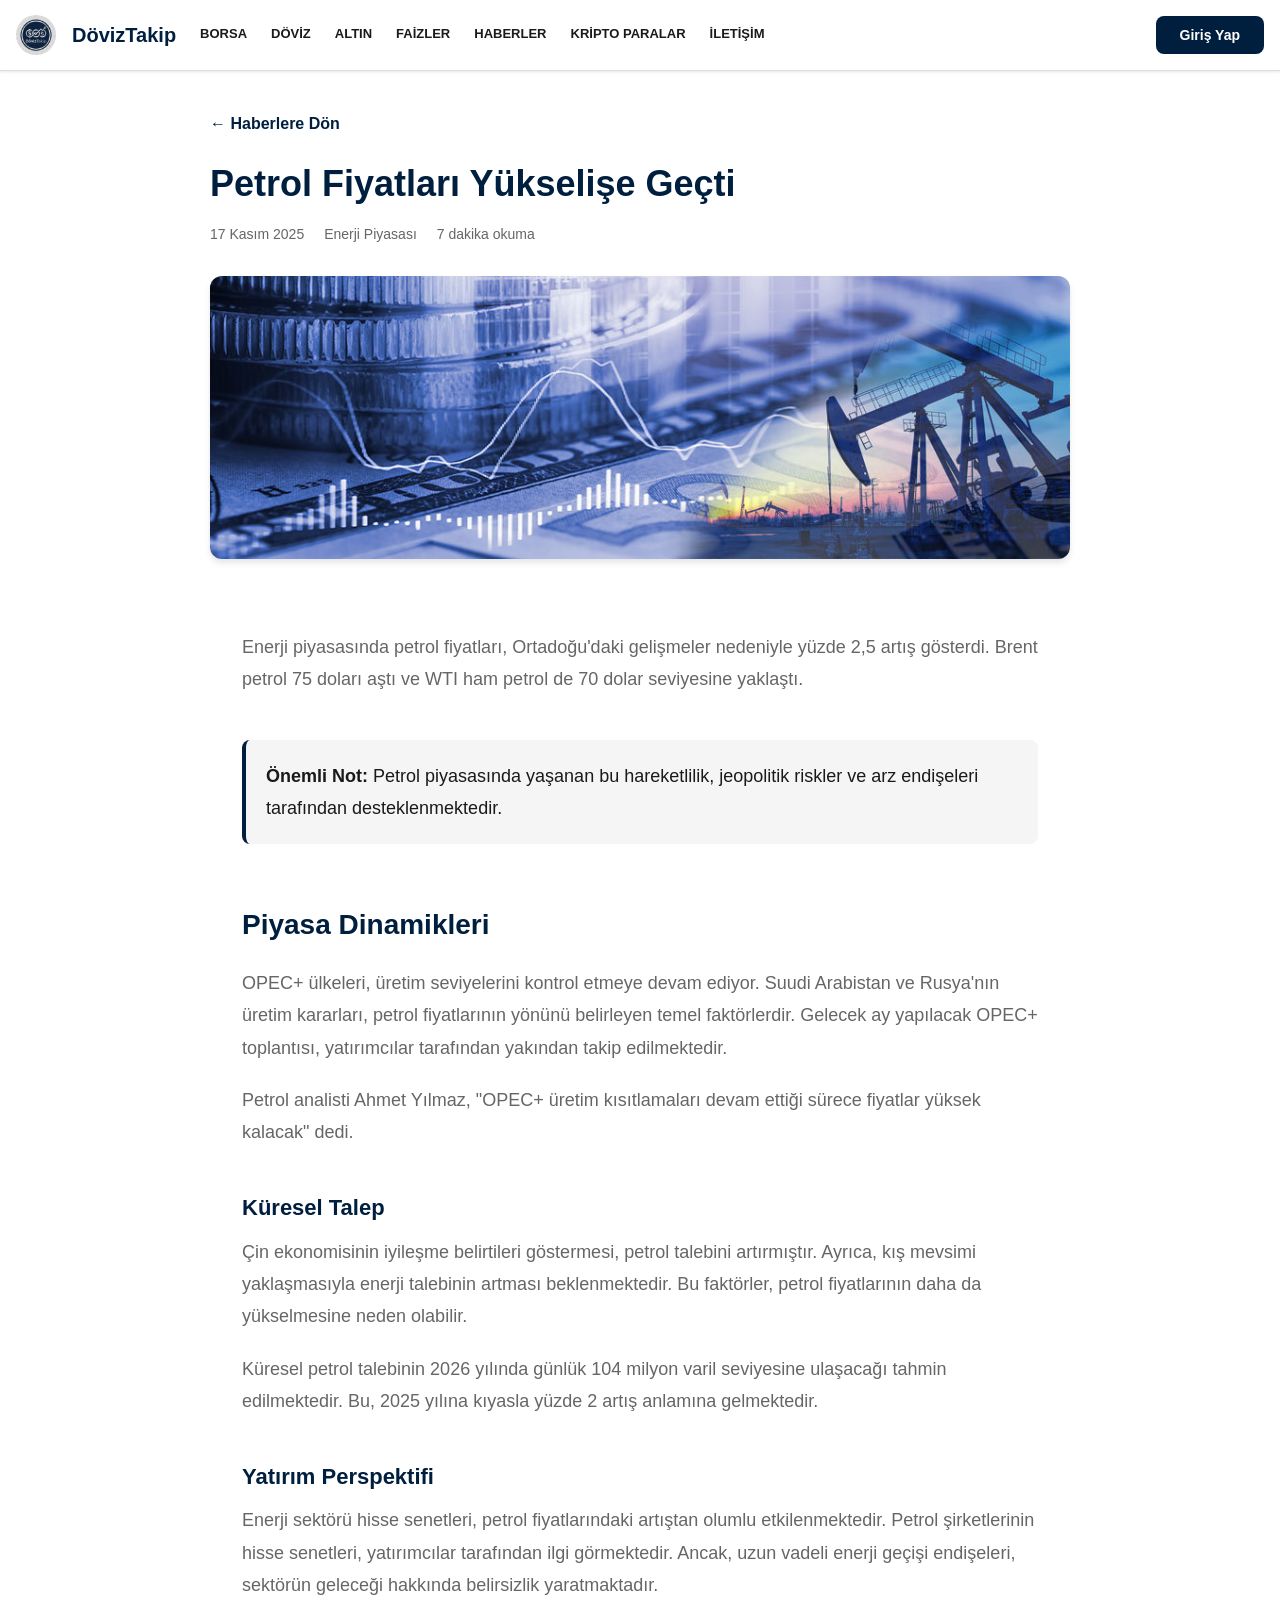
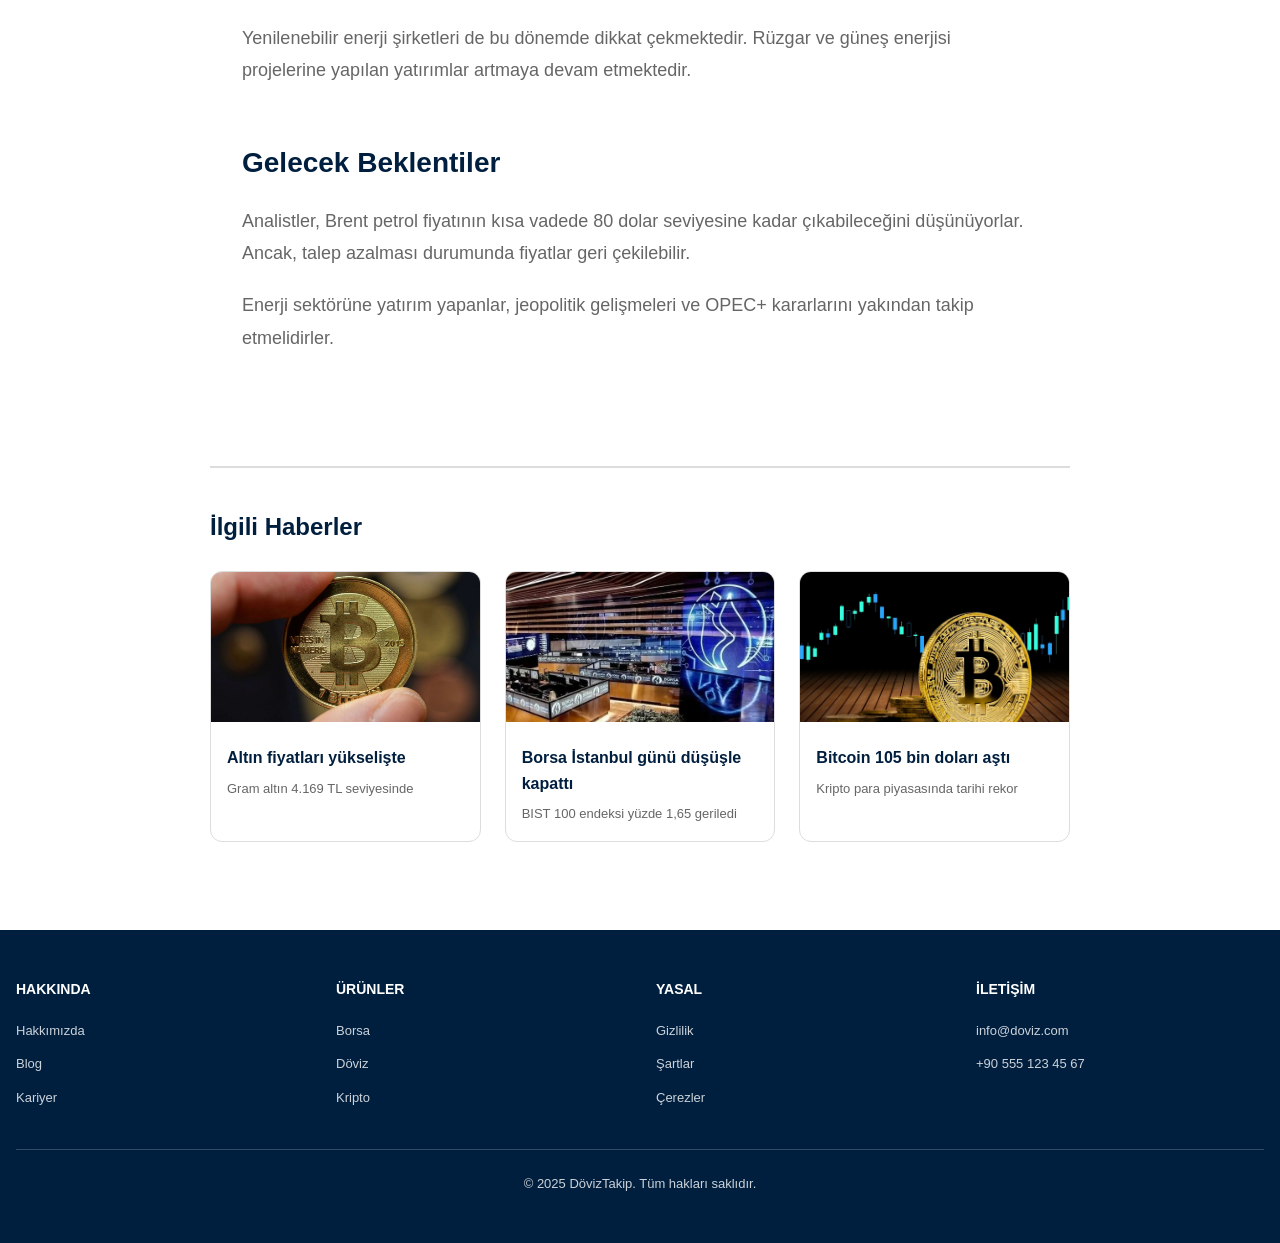
<file: news-6.html>
<!DOCTYPE html>
<html lang="tr">
<head>
    <meta charset="UTF-8">
    <meta name="viewport" content="width=device-width, initial-scale=1.0">
    <title>Petrol Fiyatları Yükselişe Geçti - DövizTakip</title>
    <link rel="icon" type="image/png" href="favicon.png">
    <link rel="stylesheet" href="styles.css">
    <style>
        .news-detail-container {
            max-width: 900px;
            margin: 0 auto;
            padding: 40px 20px;
        }

        .news-detail-header {
            margin-bottom: 30px;
        }

        .news-detail-header h1 {
            font-size: 36px;
            color: var(--primary);
            margin-bottom: 16px;
            line-height: 1.3;
        }

        .news-meta {
            display: flex;
            gap: 20px;
            color: var(--text-light);
            font-size: 14px;
            margin-bottom: 24px;
        }

        .news-meta-item {
            display: flex;
            align-items: center;
            gap: 6px;
        }

        .news-featured-image {
            width: 100%;
            height: auto;
            border-radius: 12px;
            margin-bottom: 32px;
            box-shadow: var(--shadow-md);
        }

        .news-content {
            font-size: 18px;
            line-height: 1.8;
            color: var(--text-dark);
        }

        .news-content p {
            margin-bottom: 20px;
        }

        .news-content h2 {
            font-size: 28px;
            color: var(--primary);
            margin: 32px 0 16px;
        }

        .news-content h3 {
            font-size: 22px;
            color: var(--primary);
            margin: 24px 0 12px;
        }

        .news-highlight {
            background: var(--bg-light);
            border-left: 4px solid var(--primary);
            padding: 20px;
            margin: 24px 0;
            border-radius: 8px;
        }

        .back-button {
            display: inline-flex;
            align-items: center;
            gap: 8px;
            color: var(--primary);
            text-decoration: none;
            font-weight: 600;
            margin-bottom: 24px;
            transition: var(--transition);
        }

        .back-button:hover {
            gap: 12px;
        }

        .related-news {
            margin-top: 60px;
            padding-top: 40px;
            border-top: 2px solid var(--border);
        }

        .related-news h3 {
            font-size: 24px;
            color: var(--primary);
            margin-bottom: 24px;
        }

        .related-news-grid {
            display: grid;
            grid-template-columns: repeat(auto-fit, minmax(250px, 1fr));
            gap: 24px;
        }

        .related-news-card {
            background: white;
            border: 1px solid var(--border);
            border-radius: 12px;
            overflow: hidden;
            transition: var(--transition);
            text-decoration: none;
            color: inherit;
        }

        .related-news-card:hover {
            box-shadow: var(--shadow-md);
            transform: translateY(-4px);
        }

        .related-news-card img {
            width: 100%;
            height: 150px;
            object-fit: cover;
        }

        .related-news-card-content {
            padding: 16px;
        }

        .related-news-card h4 {
            font-size: 16px;
            color: var(--primary);
            margin-bottom: 8px;
        }

        .related-news-card p {
            font-size: 13px;
            color: var(--text-light);
        }
    </style>
</head>
<body>
    <!-- Header/Navigation -->
    <header class="header">
        <div class="container">
            <div class="header-content">
                <div class="logo-section">
                    <img src="logo.png" alt="DövizTakip Logo" class="logo">
                    <span class="brand-name">DövizTakip</span>
                </div>

                <nav class="nav-desktop">
                    <a href="index.html" class="nav-link">BORSA</a>
                    <a href="doviz.html" class="nav-link">DÖVİZ</a>
                    <a href="altin.html" class="nav-link">ALTIN</a>
                    <a href="faizler.html" class="nav-link">FAİZLER</a>
                    <a href="haberler.html" class="nav-link active">HABERLER</a>
                    <a href="kripto.html" class="nav-link">KRİPTO PARALAR</a>
                    <a href="iletisim.html" class="nav-link">İLETİŞİM</a>
                </nav>

                <div class="auth-section">
                    <a href="login.html" id="loginBtn" class="btn btn-primary">Giriş Yap</a>
                    <button id="logoutBtn" class="btn btn-outline" style="display: none;">Çıkış</button>
                    <button class="menu-toggle" id="menuToggle"></button>
                </div>
            </div>

            <nav class="nav-mobile" id="mobileNav" style="display: none;">
                <a href="index.html" class="nav-link">BORSA</a>
                <a href="doviz.html" class="nav-link">DÖVİZ</a>
                <a href="altin.html" class="nav-link">ALTIN</a>
                <a href="faizler.html" class="nav-link">FAİZLER</a>
                <a href="haberler.html" class="nav-link">HABERLER</a>
                <a href="kripto.html" class="nav-link">KRİPTO PARALAR</a>
                <a href="iletisim.html" class="nav-link">İLETİŞİM</a>
            </nav>
        </div>
    </header>

    <!-- News Detail Content -->
    <div class="news-detail-container">
        <a href="haberler.html" class="back-button">← Haberlere Dön</a>

        <article class="news-detail-header">
            <h1>Petrol Fiyatları Yükselişe Geçti</h1>
            <div class="news-meta">
                <span class="news-meta-item">17 Kasım 2025</span>
                <span class="news-meta-item">Enerji Piyasası</span>
                <span class="news-meta-item">7 dakika okuma</span>
            </div>
        </article>

        <img src="news-6-energy.jpg" alt="Petrol Fiyatları Yükselişe Geçti" class="news-featured-image">

        <div class="news-content">
            <p>Enerji piyasasında petrol fiyatları, Ortadoğu'daki gelişmeler nedeniyle yüzde 2,5 artış gösterdi. Brent petrol 75 doları aştı ve WTI ham petrol de 70 dolar seviyesine yaklaştı.</p>

            <div class="news-highlight">
                <strong>Önemli Not:</strong> Petrol piyasasında yaşanan bu hareketlilik, jeopolitik riskler ve arz endişeleri tarafından desteklenmektedir.
            </div>

            <h2>Piyasa Dinamikleri</h2>
            <p>OPEC+ ülkeleri, üretim seviyelerini kontrol etmeye devam ediyor. Suudi Arabistan ve Rusya'nın üretim kararları, petrol fiyatlarının yönünü belirleyen temel faktörlerdir. Gelecek ay yapılacak OPEC+ toplantısı, yatırımcılar tarafından yakından takip edilmektedir.</p>

            <p>Petrol analisti Ahmet Yılmaz, "OPEC+ üretim kısıtlamaları devam ettiği sürece fiyatlar yüksek kalacak" dedi.</p>

            <h3>Küresel Talep</h3>
            <p>Çin ekonomisinin iyileşme belirtileri göstermesi, petrol talebini artırmıştır. Ayrıca, kış mevsimi yaklaşmasıyla enerji talebinin artması beklenmektedir. Bu faktörler, petrol fiyatlarının daha da yükselmesine neden olabilir.</p>

            <p>Küresel petrol talebinin 2026 yılında günlük 104 milyon varil seviyesine ulaşacağı tahmin edilmektedir. Bu, 2025 yılına kıyasla yüzde 2 artış anlamına gelmektedir.</p>

            <h3>Yatırım Perspektifi</h3>
            <p>Enerji sektörü hisse senetleri, petrol fiyatlarındaki artıştan olumlu etkilenmektedir. Petrol şirketlerinin hisse senetleri, yatırımcılar tarafından ilgi görmektedir. Ancak, uzun vadeli enerji geçişi endişeleri, sektörün geleceği hakkında belirsizlik yaratmaktadır.</p>

            <p>Yenilenebilir enerji şirketleri de bu dönemde dikkat çekmektedir. Rüzgar ve güneş enerjisi projelerine yapılan yatırımlar artmaya devam etmektedir.</p>

            <h2>Gelecek Beklentiler</h2>
            <p>Analistler, Brent petrol fiyatının kısa vadede 80 dolar seviyesine kadar çıkabileceğini düşünüyorlar. Ancak, talep azalması durumunda fiyatlar geri çekilebilir.</p>

            <p>Enerji sektörüne yatırım yapanlar, jeopolitik gelişmeleri ve OPEC+ kararlarını yakından takip etmelidirler.</p>
        </div>

        <!-- Related News -->
        <div class="related-news">
            <h3>İlgili Haberler</h3>
            <div class="related-news-grid">
                <a href="news-4.html" class="related-news-card">
                    <img src="news-4-altin.jpg" alt="Altın">
                    <div class="related-news-card-content">
                        <h4>Altın fiyatları yükselişte</h4>
                        <p>Gram altın 4.169 TL seviyesinde</p>
                    </div>
                </a>
                <a href="news-3.html" class="related-news-card">
                    <img src="news-3-bist.jpg" alt="BIST 100">
                    <div class="related-news-card-content">
                        <h4>Borsa İstanbul günü düşüşle kapattı</h4>
                        <p>BIST 100 endeksi yüzde 1,65 geriledi</p>
                    </div>
                </a>
                <a href="news-2.html" class="related-news-card">
                    <img src="news-2-bitcoin.jpg" alt="Bitcoin">
                    <div class="related-news-card-content">
                        <h4>Bitcoin 105 bin doları aştı</h4>
                        <p>Kripto para piyasasında tarihi rekor</p>
                    </div>
                </a>
            </div>
        </div>
    </div>

    <!-- Footer -->
    <footer class="footer">
        <div class="container">
            <div class="footer-grid">
                <div class="footer-column">
                    <h4>Hakkında</h4>
                    <ul>
                        <li><a href="#">Hakkımızda</a></li>
                        <li><a href="#">Blog</a></li>
                        <li><a href="#">Kariyer</a></li>
                    </ul>
                </div>
                <div class="footer-column">
                    <h4>Ürünler</h4>
                    <ul>
                        <li><a href="index.html">Borsa</a></li>
                        <li><a href="doviz.html">Döviz</a></li>
                        <li><a href="kripto.html">Kripto</a></li>
                    </ul>
                </div>
                <div class="footer-column">
                    <h4>Yasal</h4>
                    <ul>
                        <li><a href="#">Gizlilik</a></li>
                        <li><a href="#">Şartlar</a></li>
                        <li><a href="#">Çerezler</a></li>
                    </ul>
                </div>
                <div class="footer-column">
                    <h4>İletişim</h4>
                    <ul>
                        <li><a href="mailto:info@doviz.com">info@doviz.com</a></li>
                        <li><a href="tel:+905551234567">+90 555 123 45 67</a></li>
                    </ul>
                </div>
            </div>
            <div class="footer-bottom">
                <p>&copy; 2025 DövizTakip. Tüm hakları saklıdır.</p>
            </div>
        </div>
    </footer>

    <script src="pages.js"></script>
</body>
</html>
</file>
<file: styles.css>
/* ============================================
   PROFESSIONAL COLOR PALETTE
   Navy Blue (#001F3F), Silver Gray (#C0C0C0)
   ============================================ */

:root {
    /* Primary Colors */
    --primary: #001F3F;           /* Navy Blue */
    --primary-light: #0A3A66;     /* Lighter Navy */
    --primary-dark: #000F1F;      /* Darker Navy */
    
    /* Secondary Colors */
    --secondary: #C0C0C0;         /* Silver Gray */
    --secondary-light: #E8E8E8;   /* Light Silver */
    --secondary-dark: #808080;    /* Dark Silver */
    
    /* Neutral Colors */
    --white: #FFFFFF;
    --black: #000000;
    --text-dark: #1A1A1A;
    --text-light: #666666;
    --border: #DDDDDD;
    --bg-light: #F5F5F5;
    
    /* Status Colors */
    --success: #27AE60;
    --danger: #E74C3C;
    --warning: #F39C12;
    --info: #3498DB;
    
    /* Spacing */
    --spacing-xs: 4px;
    --spacing-sm: 8px;
    --spacing-md: 16px;
    --spacing-lg: 24px;
    --spacing-xl: 32px;
    --spacing-2xl: 48px;
    
    /* Border Radius */
    --radius-sm: 4px;
    --radius-md: 8px;
    --radius-lg: 12px;
    
    /* Shadows */
    --shadow-sm: 0 1px 3px rgba(0, 0, 0, 0.1);
    --shadow-md: 0 4px 6px rgba(0, 0, 0, 0.1);
    --shadow-lg: 0 10px 20px rgba(0, 0, 0, 0.15);
    
    /* Transitions */
    --transition: all 0.3s ease;
}

/* ============================================
   RESET & BASE STYLES
   ============================================ */

* {
    margin: 0;
    padding: 0;
    box-sizing: border-box;
}

html {
    scroll-behavior: smooth;
}

body {
    font-family: -apple-system, BlinkMacSystemFont, "Segoe UI", Roboto, "Helvetica Neue", Arial, sans-serif;
    font-size: 16px;
    line-height: 1.6;
    color: var(--text-dark);
    background-color: var(--white);
}

.container {
    max-width: 1280px;
    margin: 0 auto;
    padding: 0 var(--spacing-md);
}

/* ============================================
   BUTTONS
   ============================================ */

.btn {
    padding: var(--spacing-sm) var(--spacing-lg);
    border: none;
    border-radius: var(--radius-md);
    font-size: 14px;
    font-weight: 600;
    cursor: pointer;
    transition: var(--transition);
    display: inline-block;
    text-align: center;
    text-decoration: none;
}

.btn-primary {
    background-color: var(--primary);
    color: var(--white);
}

.btn-primary:hover {
    background-color: var(--primary-light);
    box-shadow: var(--shadow-md);
}

.btn-secondary {
    background-color: var(--secondary);
    color: var(--primary);
    font-weight: 700;
}

.btn-secondary:hover {
    background-color: var(--secondary-light);
    box-shadow: var(--shadow-md);
}

.btn-outline {
    background-color: transparent;
    color: var(--primary);
    border: 2px solid var(--primary);
}

.btn-outline:hover {
    background-color: var(--primary);
    color: var(--white);
}

/* ============================================
   HEADER & NAVIGATION
   ============================================ */

.header {
    background-color: var(--white);
    border-bottom: 1px solid var(--border);
    box-shadow: var(--shadow-sm);
    position: sticky;
    top: 0;
    z-index: 100;
}

.header-content {
    display: flex;
    align-items: center;
    justify-content: space-between;
    height: 70px;
    gap: var(--spacing-lg);
}

.logo-section {
    display: flex;
    align-items: center;
    gap: var(--spacing-md);
    min-width: 150px;
}

.logo {
    height: 40px;
    width: 40px;
    border-radius: 50%;
    object-fit: cover;
}

.brand-name {
    font-size: 20px;
    font-weight: 700;
    color: var(--primary);
    display: none;
}

@media (min-width: 768px) {
    .brand-name {
        display: inline;
    }
}

.nav-desktop {
    display: none;
    gap: var(--spacing-lg);
    flex: 1;
}

@media (min-width: 768px) {
    .nav-desktop {
        display: flex;
    }
}

.nav-link {
    color: var(--text-dark);
    text-decoration: none;
    font-size: 13px;
    font-weight: 600;
    transition: var(--transition);
    padding: var(--spacing-sm) 0;
    border-bottom: 2px solid transparent;
}

.nav-link:hover {
    color: var(--primary);
    border-bottom-color: var(--primary);
}

.search-bar {
    display: none;
    gap: var(--spacing-sm);
    flex: 1;
    max-width: 300px;
}

@media (min-width: 640px) {
    .search-bar {
        display: flex;
    }
}

.search-input {
    flex: 1;
    padding: var(--spacing-sm) var(--spacing-md);
    border: 1px solid var(--border);
    border-radius: var(--radius-md);
    font-size: 13px;
}

.search-input:focus {
    outline: none;
    border-color: var(--primary);
    box-shadow: 0 0 0 3px rgba(0, 31, 63, 0.1);
}

.search-btn {
    padding: var(--spacing-sm) var(--spacing-md);
    background-color: var(--primary);
    color: var(--white);
    border: none;
    border-radius: var(--radius-md);
    cursor: pointer;
    transition: var(--transition);
}

.search-btn:hover {
    background-color: var(--primary-light);
}

.auth-section {
    display: flex;
    align-items: center;
    gap: var(--spacing-md);
}

.menu-toggle {
    display: flex;
    align-items: center;
    justify-content: center;
    width: 40px;
    height: 40px;
    background-color: transparent;
    border: none;
    font-size: 24px;
    cursor: pointer;
    color: var(--primary);
}

@media (min-width: 768px) {
    .menu-toggle {
        display: none;
    }
}

.nav-mobile {
    display: flex;
    flex-direction: column;
    gap: var(--spacing-md);
    padding: var(--spacing-md);
    border-top: 1px solid var(--border);
}

/* ============================================
   POPUP
   ============================================ */

.popup-overlay {
    position: fixed;
    top: 0;
    left: 0;
    right: 0;
    bottom: 0;
    background-color: rgba(0, 0, 0, 0.5);
    display: flex;
    align-items: center;
    justify-content: center;
    z-index: 1000;
}

.popup-overlay.hidden {
    display: none;
}

.popup-content {
    background-color: var(--white);
    border-radius: var(--radius-lg);
    padding: var(--spacing-2xl);
    max-width: 400px;
    width: 90%;
    box-shadow: var(--shadow-lg);
    animation: slideUp 0.3s ease;
}

@keyframes slideUp {
    from {
        transform: translateY(20px);
        opacity: 0;
    }
    to {
        transform: translateY(0);
        opacity: 1;
    }
}

.popup-header h2 {
    font-size: 24px;
    color: var(--primary);
    margin-bottom: var(--spacing-sm);
}

.popup-header p {
    color: var(--text-light);
    font-size: 14px;
}

.popup-body {
    margin: var(--spacing-lg) 0;
    color: var(--text-light);
    line-height: 1.8;
}

.popup-content .btn {
    width: 100%;
}

/* ============================================
   HERO SECTION
   ============================================ */

.hero {
    position: relative;
    height: 300px;
    display: flex;
    align-items: center;
    overflow: hidden;
}

@media (min-width: 768px) {
    .hero {
        height: 400px;
    }
}

@media (min-width: 1024px) {
    .hero {
        height: 500px;
    }
}

.hero-bg {
    position: absolute;
    top: 0;
    left: 0;
    width: 100%;
    height: 100%;
    object-fit: cover;
}

.hero-overlay {
    position: absolute;
    top: 0;
    left: 0;
    width: 100%;
    height: 100%;
    background: linear-gradient(135deg, rgba(0, 31, 63, 0.7), rgba(10, 58, 102, 0.5));
}

.hero-content {
    position: relative;
    z-index: 2;
    color: var(--white);
}

.hero-content h1 {
    font-size: 32px;
    margin-bottom: var(--spacing-md);
    font-weight: 700;
}

@media (min-width: 768px) {
    .hero-content h1 {
        font-size: 48px;
    }
}

.hero-content p {
    font-size: 18px;
    margin-bottom: var(--spacing-lg);
    opacity: 0.95;
}

/* ============================================
   MARKET OVERVIEW
   ============================================ */

.market-overview {
    padding: var(--spacing-2xl) 0;
    background-color: var(--white);
}

.market-overview h2 {
    font-size: 28px;
    color: var(--primary);
    margin-bottom: var(--spacing-xl);
    font-weight: 700;
}

.market-grid {
    display: grid;
    grid-template-columns: repeat(auto-fit, minmax(150px, 1fr));
    gap: var(--spacing-lg);
}

.market-card {
    background-color: var(--white);
    border: 1px solid var(--border);
    border-radius: var(--radius-lg);
    padding: var(--spacing-lg);
    text-align: center;
    transition: var(--transition);
    cursor: help;
    position: relative;
}

.market-card:hover {
    box-shadow: var(--shadow-md);
    transform: translateY(-2px);
}

.market-label {
    font-size: 12px;
    color: var(--text-light);
    font-weight: 600;
    margin-bottom: var(--spacing-sm);
    text-transform: uppercase;
}

.market-value {
    font-size: 24px;
    font-weight: 700;
    color: var(--primary);
    margin-bottom: var(--spacing-md);
}

.market-change {
    display: flex;
    align-items: center;
    justify-content: center;
    gap: var(--spacing-sm);
    font-size: 13px;
    font-weight: 600;
}

.market-change.positive {
    color: var(--success);
}

.market-change.negative {
    color: var(--danger);
}

.market-change .arrow {
    font-size: 16px;
}

/* ============================================
   CHARTS SECTION
   ============================================ */

.charts-section {
    padding: var(--spacing-2xl) 0;
    background-color: var(--bg-light);
}

.charts-section h2 {
    font-size: 28px;
    color: var(--primary);
    margin-bottom: var(--spacing-xl);
    font-weight: 700;
}

.charts-grid {
    display: grid;
    grid-template-columns: repeat(auto-fit, minmax(300px, 1fr));
    gap: var(--spacing-xl);
}

.chart-card {
    background-color: var(--white);
    border-radius: var(--radius-lg);
    overflow: hidden;
    box-shadow: var(--shadow-sm);
}

.chart-header {
    display: flex;
    justify-content: space-between;
    align-items: flex-start;
    padding: var(--spacing-lg);
    border-bottom: 1px solid var(--border);
}

.chart-header h3 {
    font-size: 18px;
    color: var(--primary);
    margin-bottom: var(--spacing-sm);
}

.chart-header p {
    font-size: 13px;
    color: var(--text-light);
}

.zoom-btn {
    background-color: transparent;
    border: 1px solid var(--border);
    padding: var(--spacing-sm);
    border-radius: var(--radius-md);
    cursor: pointer;
    font-size: 18px;
    transition: var(--transition);
}

.zoom-btn:hover {
    border-color: var(--primary);
    background-color: rgba(0, 31, 63, 0.05);
}

.chart-placeholder {
    height: 300px;
    background: linear-gradient(135deg, rgba(0, 31, 63, 0.05), rgba(192, 192, 192, 0.05));
    display: flex;
    align-items: center;
    justify-content: center;
    padding: var(--spacing-lg);
}

.chart-content {
    text-align: center;
}

.chart-icon {
    font-size: 48px;
    margin-bottom: var(--spacing-md);
}

.chart-placeholder p {
    color: var(--text-light);
    font-size: 14px;
    margin-bottom: var(--spacing-md);
}

.chart-value {
    font-size: 28px;
    font-weight: 700;
    color: var(--primary);
}

.chart-placeholder.zoomed {
    height: 500px;
}

/* ============================================
   NEWS SECTION
   ============================================ */

.news-section {
    padding: var(--spacing-2xl) 0;
    background-color: var(--white);
}

.news-section h2 {
    font-size: 28px;
    color: var(--primary);
    margin-bottom: var(--spacing-xl);
    font-weight: 700;
}

.news-slider {
    background-color: var(--white);
    border-radius: var(--radius-lg);
    overflow: hidden;
    box-shadow: var(--shadow-md);
    margin-bottom: var(--spacing-xl);
}

.news-card {
    display: grid;
    grid-template-columns: 1fr;
    gap: 0;
}

@media (min-width: 768px) {
    .news-card {
        grid-template-columns: 40% 60%;
    }
}

.news-image {
    height: 250px;
    overflow: hidden;
}

@media (min-width: 768px) {
    .news-image {
        height: 100%;
    }
}

.news-image img {
    width: 100%;
    height: 100%;
    object-fit: cover;
}

.news-content {
    padding: var(--spacing-lg);
    display: flex;
    flex-direction: column;
    justify-content: space-between;
}

@media (min-width: 768px) {
    .news-content {
        padding: var(--spacing-xl);
    }
}

.news-date {
    font-size: 12px;
    color: var(--text-light);
    margin-bottom: var(--spacing-sm);
}

.news-content h3 {
    font-size: 20px;
    color: var(--primary);
    margin-bottom: var(--spacing-md);
    line-height: 1.4;
}

.news-content p {
    color: var(--text-light);
    margin-bottom: var(--spacing-lg);
    line-height: 1.8;
}

.slider-controls {
    display: flex;
    align-items: center;
    justify-content: space-between;
    gap: var(--spacing-lg);
}

.slider-dots {
    display: flex;
    gap: var(--spacing-sm);
}

.slider-dot {
    width: 8px;
    height: 8px;
    border-radius: 50%;
    background-color: var(--border);
    cursor: pointer;
    transition: var(--transition);
}

.slider-dot.active {
    background-color: var(--primary);
    width: 24px;
    border-radius: 4px;
}

/* ============================================
   CRYPTOCURRENCY SECTION
   ============================================ */

.crypto-section {
    padding: var(--spacing-2xl) 0;
    background-color: var(--bg-light);
}

.crypto-section h2 {
    font-size: 28px;
    color: var(--primary);
    margin-bottom: var(--spacing-xl);
    font-weight: 700;
}

.crypto-grid {
    display: grid;
    grid-template-columns: repeat(auto-fit, minmax(200px, 1fr));
    gap: var(--spacing-lg);
}

.crypto-card {
    background-color: var(--white);
    border-radius: var(--radius-lg);
    padding: var(--spacing-lg);
    box-shadow: var(--shadow-sm);
    transition: var(--transition);
}

.crypto-card:hover {
    box-shadow: var(--shadow-md);
    transform: translateY(-2px);
}

.crypto-header {
    display: flex;
    justify-content: space-between;
    align-items: center;
}

.crypto-name {
    font-weight: 700;
    color: var(--primary);
    margin-bottom: var(--spacing-sm);
}

.crypto-symbol {
    font-size: 12px;
    color: var(--text-light);
}

.crypto-price {
    text-align: right;
}

.price {
    font-weight: 700;
    color: var(--primary);
    font-size: 18px;
    margin-bottom: var(--spacing-sm);
}

.change {
    font-size: 13px;
    font-weight: 600;
}

.change.positive {
    color: var(--success);
}

.change.negative {
    color: var(--danger);
}

/* ============================================
   FOOTER
   ============================================ */

.footer {
    background-color: var(--primary);
    color: var(--white);
    padding: var(--spacing-2xl) 0;
    margin-top: var(--spacing-2xl);
}

.footer-grid {
    display: grid;
    grid-template-columns: repeat(auto-fit, minmax(150px, 1fr));
    gap: var(--spacing-xl);
    margin-bottom: var(--spacing-xl);
}

.footer-column h4 {
    font-size: 14px;
    font-weight: 700;
    margin-bottom: var(--spacing-md);
    text-transform: uppercase;
}

.footer-column ul {
    list-style: none;
}

.footer-column li {
    margin-bottom: var(--spacing-sm);
}

.footer-column a {
    color: rgba(255, 255, 255, 0.8);
    text-decoration: none;
    font-size: 13px;
    transition: var(--transition);
}

.footer-column a:hover {
    color: var(--white);
}

.footer-bottom {
    border-top: 1px solid rgba(255, 255, 255, 0.2);
    padding-top: var(--spacing-lg);
    text-align: center;
    font-size: 13px;
    color: rgba(255, 255, 255, 0.8);
}

/* ============================================
   TOOLTIP
   ============================================ */

.tooltip {
    position: fixed;
    background-color: var(--primary);
    color: var(--white);
    padding: var(--spacing-sm) var(--spacing-md);
    border-radius: var(--radius-md);
    font-size: 13px;
    pointer-events: none;
    z-index: 999;
    opacity: 0;
    transition: opacity 0.2s ease;
    white-space: nowrap;
    box-shadow: var(--shadow-md);
}

.tooltip.show {
    opacity: 1;
}

/* ============================================
   RESPONSIVE DESIGN
   ============================================ */

@media (max-width: 768px) {
    .container {
        padding: 0 var(--spacing-md);
    }

    .header-content {
        height: 60px;
        gap: var(--spacing-md);
    }

    .search-bar {
        display: none;
    }

    .hero-content h1 {
        font-size: 24px;
    }

    .hero-content p {
        font-size: 16px;
    }

    .market-grid {
        grid-template-columns: repeat(2, 1fr);
    }

    .charts-grid {
        grid-template-columns: 1fr;
    }

    .crypto-grid {
        grid-template-columns: repeat(2, 1fr);
    }

    .slider-controls {
        flex-wrap: wrap;
    }
}

@media (max-width: 480px) {
    .market-grid {
        grid-template-columns: 1fr;
    }

    .crypto-grid {
        grid-template-columns: 1fr;
    }

    .footer-grid {
        grid-template-columns: 1fr;
    }

    .hero-content h1 {
        font-size: 20px;
    }
}


/* ============================================
   NEWS GRID (HABERLER PAGE)
   ============================================ */

.news-grid {
    display: grid;
    grid-template-columns: repeat(auto-fill, minmax(300px, 1fr));
    gap: var(--spacing-xl);
    margin-bottom: var(--spacing-2xl);
}

.news-item {
    background-color: var(--white);
    border-radius: var(--radius-lg);
    overflow: hidden;
    box-shadow: var(--shadow-sm);
    transition: var(--transition);
}

.news-item:hover {
    box-shadow: var(--shadow-md);
    transform: translateY(-4px);
}

.news-item-image {
    height: 200px;
    overflow: hidden;
}

.news-item-image img {
    width: 100%;
    height: 100%;
    object-fit: cover;
}

.news-item-content {
    padding: var(--spacing-lg);
}

.news-item-date {
    font-size: 12px;
    color: var(--text-light);
    margin-bottom: var(--spacing-sm);
}

.news-item h3 {
    font-size: 18px;
    color: var(--primary);
    margin-bottom: var(--spacing-md);
    line-height: 1.4;
}

.news-item p {
    color: var(--text-light);
    margin-bottom: var(--spacing-lg);
    line-height: 1.8;
    font-size: 14px;
}


/* ============================================
   CONTACT PAGE STYLES
   ============================================ */

.contact-section {
    padding: var(--spacing-2xl) 0;
    background-color: #F8F9FA;
}

.contact-grid {
    display: grid;
    grid-template-columns: 1fr 1fr;
    gap: var(--spacing-2xl);
    margin-bottom: var(--spacing-2xl);
}

@media (max-width: 768px) {
    .contact-grid {
        grid-template-columns: 1fr;
    }
}

.contact-form-container,
.contact-info-container {
    background-color: var(--white);
    padding: var(--spacing-2xl);
    border-radius: var(--radius-lg);
    box-shadow: var(--shadow-md);
}

.contact-form-container h2,
.contact-info-container h2 {
    color: var(--primary);
    margin-bottom: var(--spacing-xl);
    font-size: 24px;
}

.form-group {
    margin-bottom: var(--spacing-lg);
}

.form-group label {
    display: block;
    margin-bottom: var(--spacing-sm);
    color: var(--primary);
    font-weight: 600;
    font-size: 14px;
}

.form-input {
    width: 100%;
    padding: var(--spacing-md);
    border: 2px solid #E0E0E0;
    border-radius: var(--radius-md);
    font-size: 14px;
    transition: var(--transition);
}

.form-input:focus {
    outline: none;
    border-color: var(--primary);
    box-shadow: 0 0 0 3px rgba(0, 31, 63, 0.1);
}

.form-input select {
    cursor: pointer;
}

.btn-full {
    width: 100%;
    padding: var(--spacing-md);
    font-size: 16px;
    font-weight: 700;
}

.contact-info-card {
    display: flex;
    gap: var(--spacing-lg);
    margin-bottom: var(--spacing-xl);
    padding: var(--spacing-lg);
    background-color: #F8F9FA;
    border-radius: var(--radius-md);
    transition: var(--transition);
}

.contact-info-card:hover {
    background-color: #E8E9EA;
    transform: translateX(5px);
}

.contact-info-icon {
    font-size: 32px;
    flex-shrink: 0;
}

.contact-info-content h3 {
    color: var(--primary);
    margin-bottom: var(--spacing-sm);
    font-size: 16px;
}

.contact-info-content p {
    color: var(--text-light);
    line-height: 1.8;
    font-size: 14px;
}

.social-media {
    margin-top: var(--spacing-xl);
    padding-top: var(--spacing-xl);
    border-top: 2px solid #E0E0E0;
}

.social-media h3 {
    color: var(--primary);
    margin-bottom: var(--spacing-md);
    font-size: 18px;
}

.social-links {
    display: flex;
    flex-wrap: wrap;
    gap: var(--spacing-md);
}

.social-link {
    display: inline-block;
    padding: var(--spacing-sm) var(--spacing-md);
    background-color: var(--primary);
    color: var(--white);
    border-radius: var(--radius-md);
    text-decoration: none;
    font-size: 14px;
    transition: var(--transition);
}

.social-link:hover {
    background-color: var(--secondary);
    transform: translateY(-2px);
}

/* ============================================
   VIDEO SECTION
   ============================================ */

.video-section {
    margin: var(--spacing-2xl) 0;
    padding: var(--spacing-2xl);
    background-color: var(--white);
    border-radius: var(--radius-lg);
    box-shadow: var(--shadow-md);
}

.video-section h2 {
    color: var(--primary);
    margin-bottom: var(--spacing-xl);
    font-size: 24px;
    text-align: center;
}

.video-container {
    position: relative;
    width: 100%;
    max-width: 1000px;
    margin: 0 auto;
    border-radius: var(--radius-lg);
    overflow: hidden;
    box-shadow: var(--shadow-lg);
}

.video-container iframe {
    display: block;
    border-radius: var(--radius-lg);
}

/* ============================================
   IMAGE GALLERY
   ============================================ */

.image-gallery-section {
    margin: var(--spacing-2xl) 0;
    padding: var(--spacing-2xl);
    background-color: var(--white);
    border-radius: var(--radius-lg);
    box-shadow: var(--shadow-md);
}

.image-gallery-section h2 {
    color: var(--primary);
    margin-bottom: var(--spacing-xl);
    font-size: 24px;
    text-align: center;
}

.image-gallery {
    display: grid;
    grid-template-columns: repeat(auto-fit, minmax(300px, 1fr));
    gap: var(--spacing-xl);
}

.gallery-item {
    border-radius: var(--radius-lg);
    overflow: hidden;
    box-shadow: var(--shadow-md);
    transition: var(--transition);
}

.gallery-item:hover {
    transform: translateY(-8px);
    box-shadow: var(--shadow-lg);
}

.gallery-item img {
    width: 100%;
    height: 250px;
    object-fit: cover;
    display: block;
}

.gallery-item p {
    padding: var(--spacing-md);
    text-align: center;
    background-color: var(--primary);
    color: var(--white);
    font-weight: 600;
    font-size: 14px;
}

/* ============================================
   MAP SECTION
   ============================================ */

.map-section {
    margin: var(--spacing-2xl) 0;
    padding: var(--spacing-2xl);
    background-color: var(--white);
    border-radius: var(--radius-lg);
    box-shadow: var(--shadow-md);
}

.map-section h2 {
    color: var(--primary);
    margin-bottom: var(--spacing-xl);
    font-size: 24px;
    text-align: center;
}

.map-container {
    border-radius: var(--radius-lg);
    overflow: hidden;
    box-shadow: var(--shadow-lg);
}

.map-container iframe {
    display: block;
}

/* ============================================
   DATA TABLES (IMPROVED)
   ============================================ */

.data-table-section {
    margin: var(--spacing-2xl) 0;
    padding: var(--spacing-2xl);
    background-color: var(--white);
    border-radius: var(--radius-lg);
    box-shadow: var(--shadow-md);
}

.data-table-section h2 {
    color: var(--primary);
    margin-bottom: var(--spacing-xl);
    font-size: 24px;
}

.data-table {
    width: 100%;
    border-collapse: collapse;
    margin-bottom: var(--spacing-xl);
    box-shadow: var(--shadow-sm);
    border-radius: var(--radius-md);
    overflow: hidden;
}

.data-table thead {
    background-color: var(--primary);
    color: var(--white);
}

.data-table th {
    padding: var(--spacing-md);
    text-align: left;
    font-weight: 700;
    font-size: 14px;
    text-transform: uppercase;
}

.data-table tbody tr {
    border-bottom: 1px solid #E0E0E0;
    transition: var(--transition);
}

.data-table tbody tr:hover {
    background-color: #F8F9FA;
}

.data-table tbody tr:last-child {
    border-bottom: none;
}

.data-table td {
    padding: var(--spacing-md);
    font-size: 14px;
    color: var(--text);
}

.data-table .positive {
    color: var(--success);
    font-weight: 600;
}

.data-table .negative {
    color: var(--danger);
    font-weight: 600;
}

.data-table .neutral {
    color: var(--text-light);
}

/* Responsive Table */
@media (max-width: 768px) {
    .data-table {
        font-size: 12px;
    }

    .data-table th,
    .data-table td {
        padding: var(--spacing-sm);
    }
}

/* ============================================
   CRYPTO CARDS (IMPROVED)
   ============================================ */

.crypto-section {
    padding: var(--spacing-2xl) 0;
    background-color: #F8F9FA;
}

.crypto-section h2 {
    color: var(--primary);
    margin-bottom: var(--spacing-xl);
    font-size: 28px;
    text-align: center;
}

.crypto-grid {
    display: grid;
    grid-template-columns: repeat(auto-fill, minmax(250px, 1fr));
    gap: var(--spacing-lg);
    margin-bottom: var(--spacing-2xl);
}

.crypto-card {
    background-color: var(--white);
    padding: var(--spacing-lg);
    border-radius: var(--radius-lg);
    box-shadow: var(--shadow-sm);
    transition: var(--transition);
}

.crypto-card:hover {
    box-shadow: var(--shadow-md);
    transform: translateY(-4px);
}

.crypto-header {
    display: flex;
    justify-content: space-between;
    align-items: center;
}

.crypto-name {
    font-size: 18px;
    font-weight: 700;
    color: var(--primary);
    margin-bottom: var(--spacing-xs);
}

.crypto-symbol {
    font-size: 12px;
    color: var(--text-light);
    font-weight: 600;
}

.crypto-price {
    text-align: right;
}

.crypto-price .price {
    font-size: 20px;
    font-weight: 700;
    color: var(--primary);
    margin-bottom: var(--spacing-xs);
}

.crypto-price .change {
    font-size: 13px;
    font-weight: 600;
}

.crypto-price .change.positive {
    color: var(--success);
}

.crypto-price .change.negative {
    color: var(--danger);
}

/* Chart with Table Layout */
.chart-with-table {
    display: flex;
    gap: 20px;
    align-items: flex-start;
}

.chart-placeholder {
    flex: 2;
    min-width: 0;
}

.price-table {
    flex: 1;
    background: rgba(255, 255, 255, 0.05);
    border-radius: 8px;
    padding: 15px;
    min-width: 200px;
}

.price-table h4 {
    margin: 0 0 15px 0;
    font-size: 16px;
    color: #C0C0C0;
    border-bottom: 1px solid rgba(192, 192, 192, 0.2);
    padding-bottom: 10px;
}

.price-table table {
    width: 100%;
    border-collapse: collapse;
}

.price-table tr {
    border-bottom: 1px solid rgba(192, 192, 192, 0.1);
}

.price-table tr:last-child {
    border-bottom: none;
}

.price-table td {
    padding: 8px 0;
    font-size: 14px;
}

.price-table td:first-child {
    color: #666;
    font-weight: 500;
}

.price-table td:last-child {
    text-align: right;
    color: #1A1A1A;
    font-weight: 600;
}

.price-table td.positive {
    color: #27AE60;
}

.price-table td.negative {
    color: #E74C3C;
}

/* Responsive adjustments */
@media (max-width: 768px) {
    .chart-with-table {
        flex-direction: column;
    }
    
    .price-table {
        width: 100%;
    }
}
</file>
